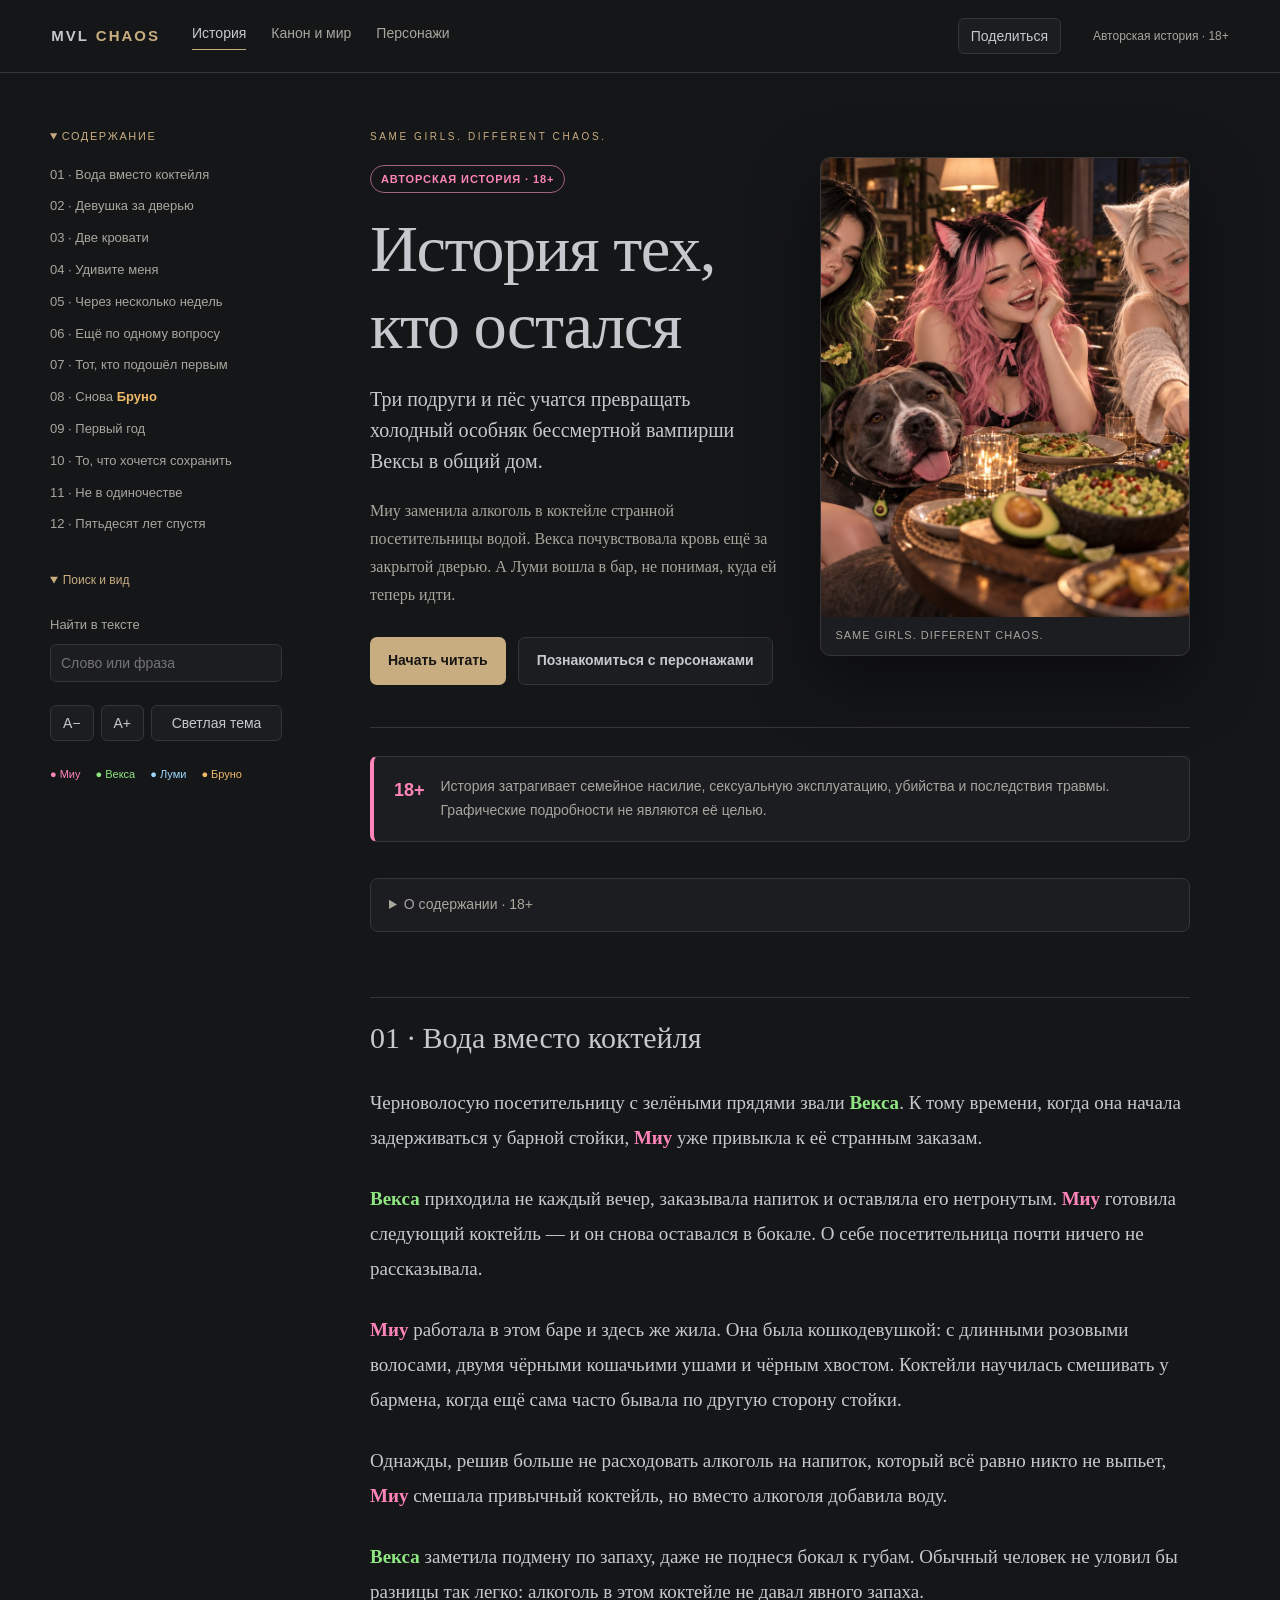
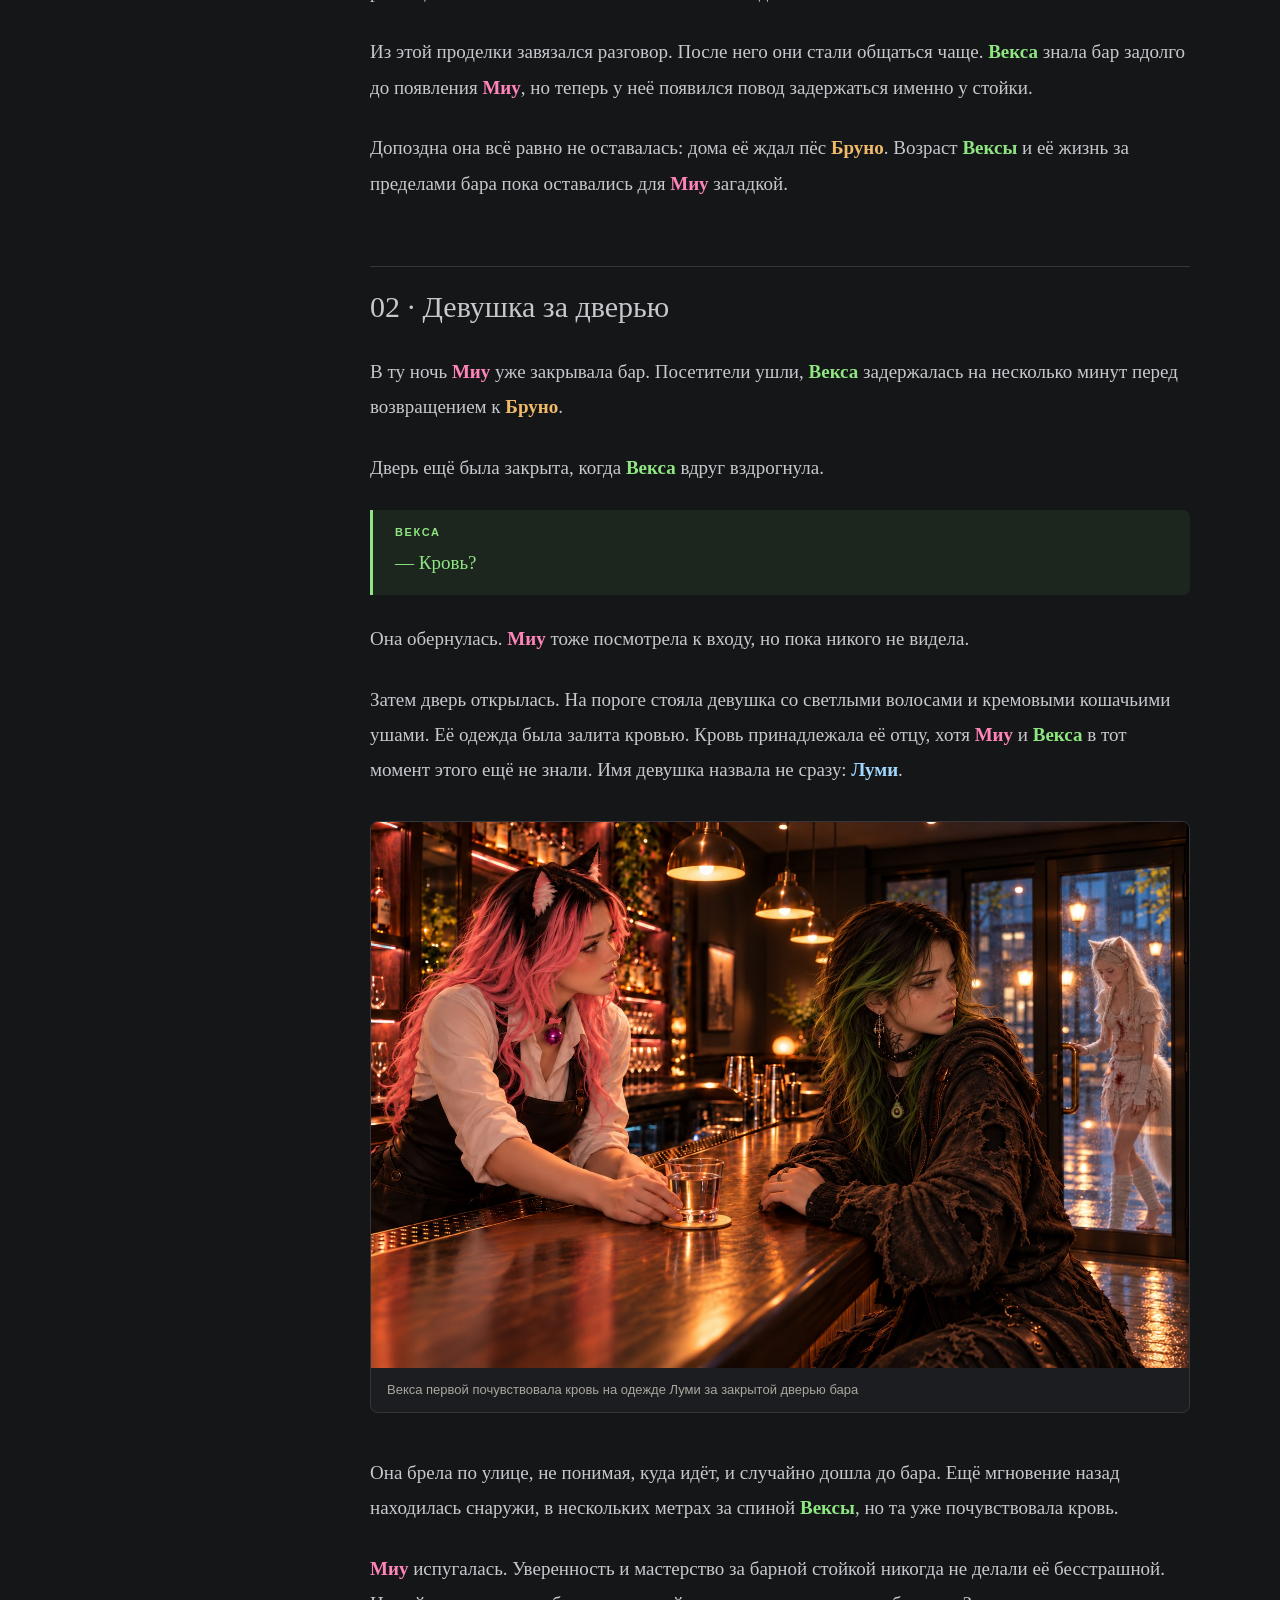
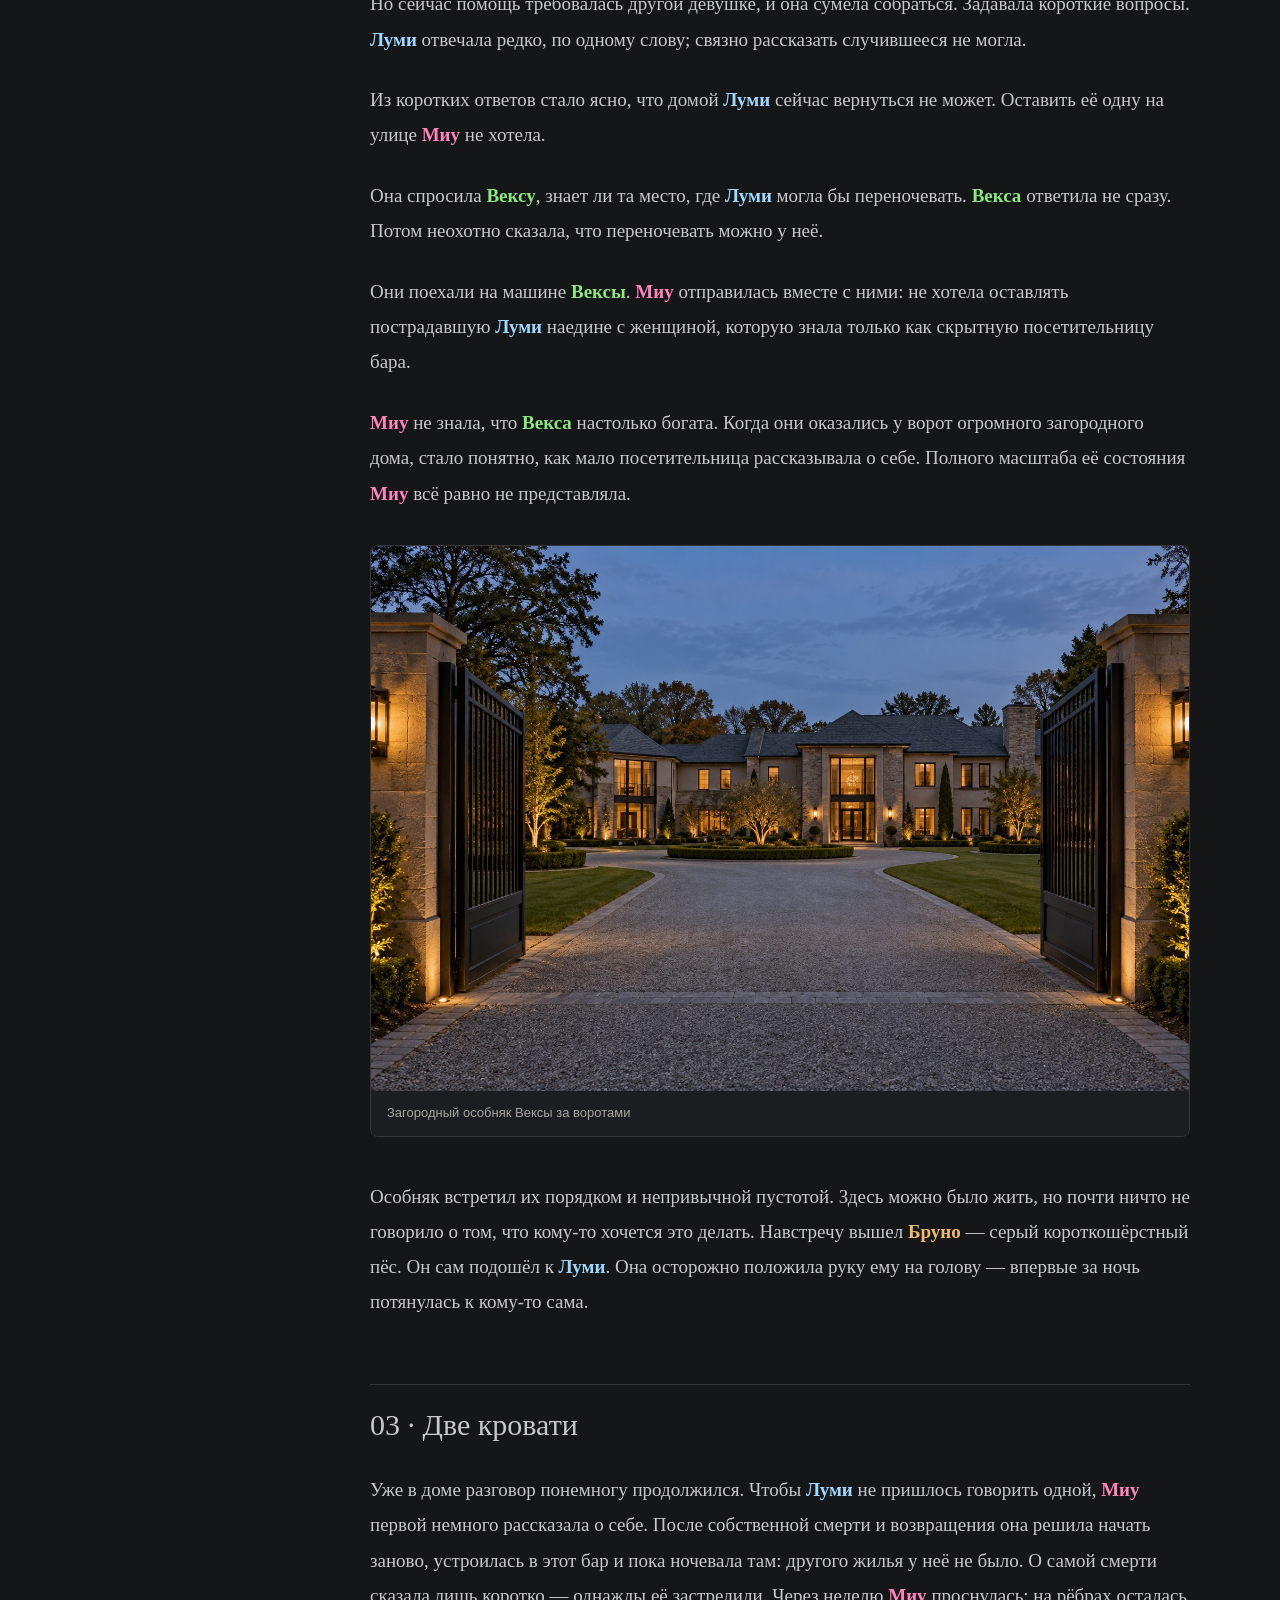
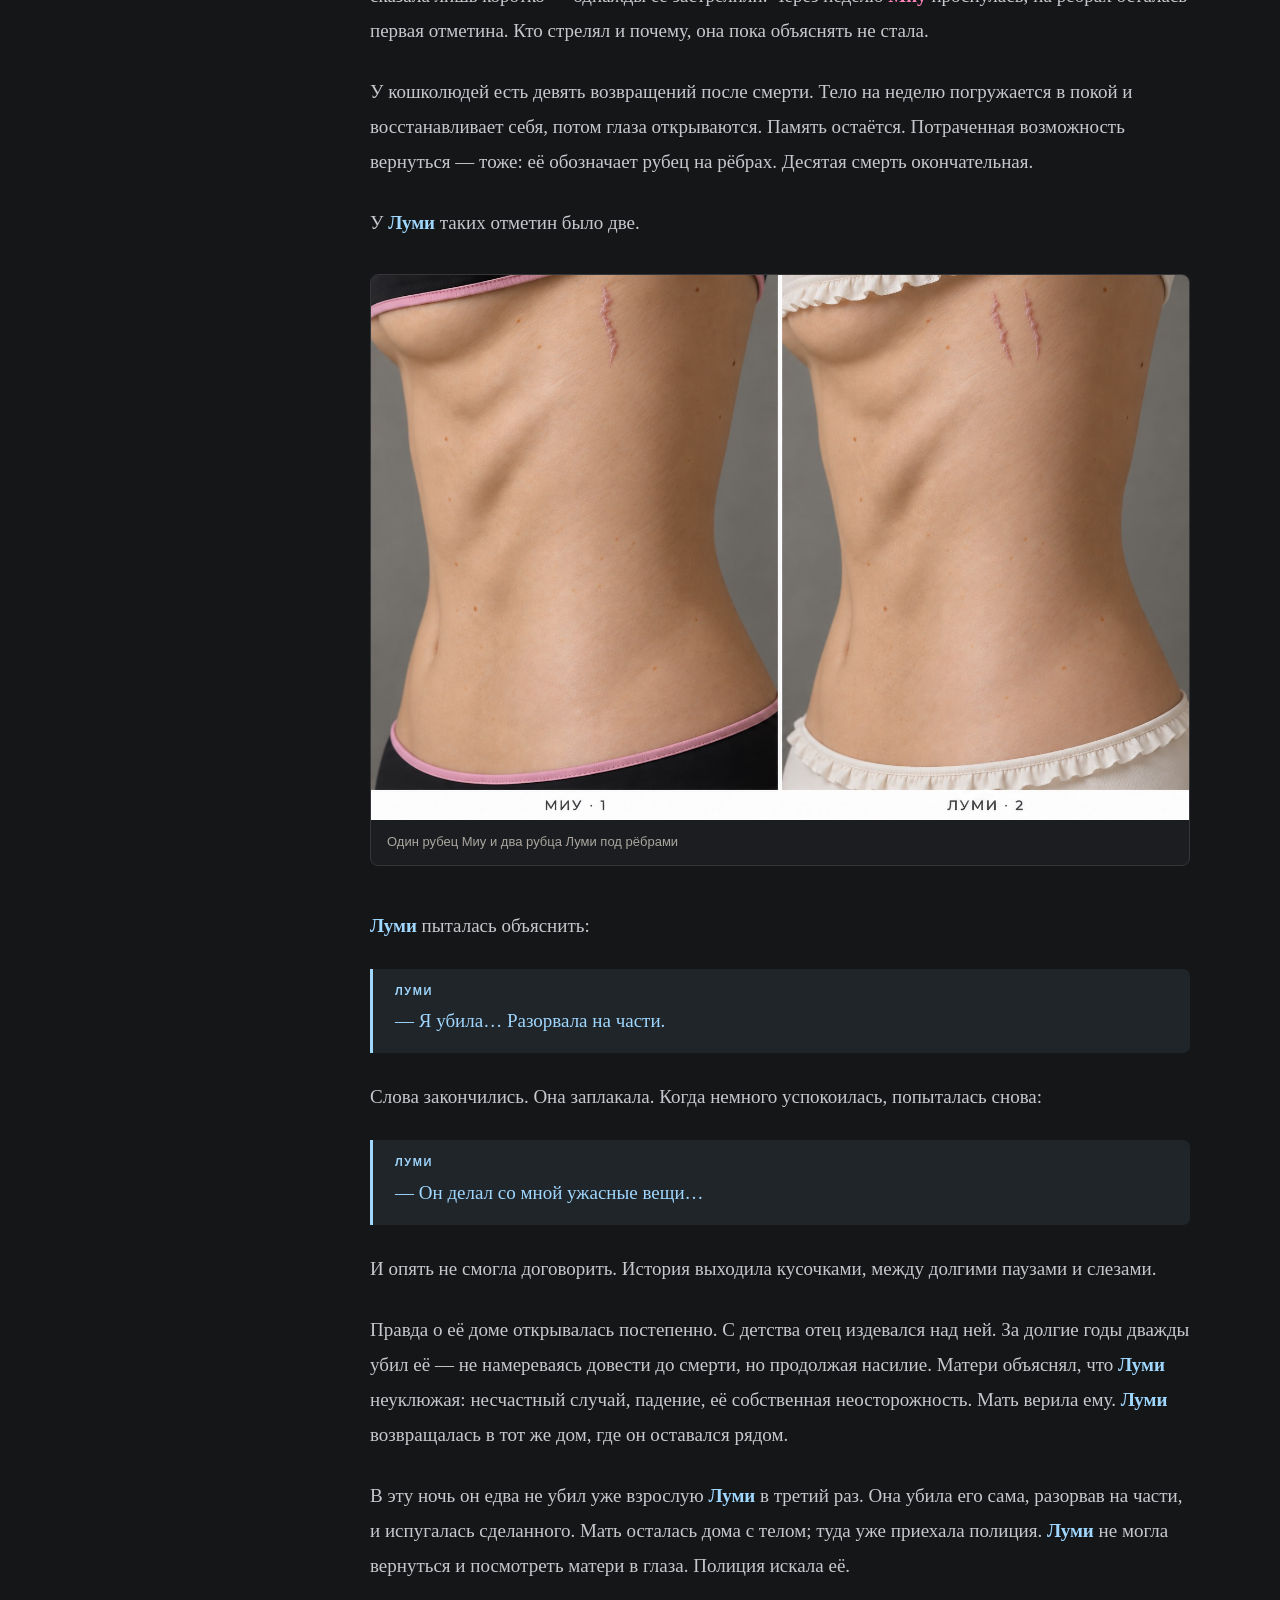
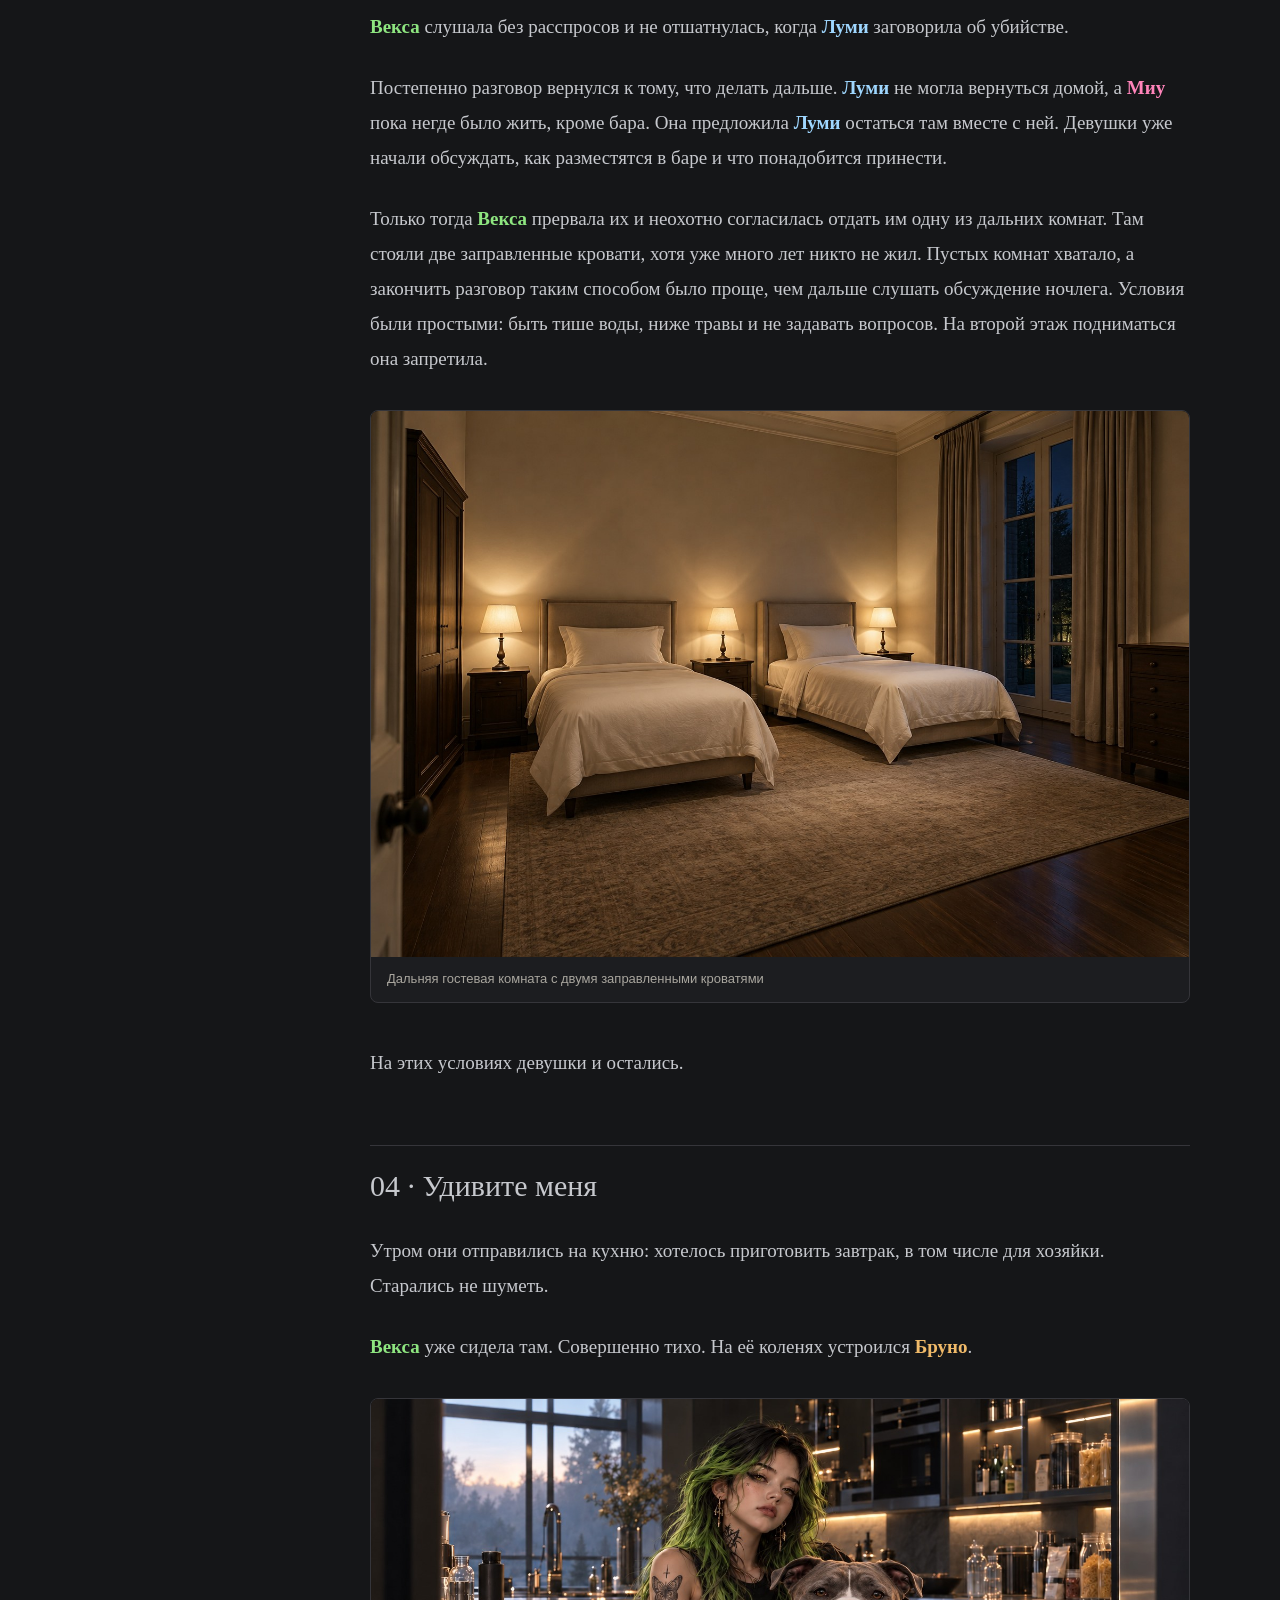
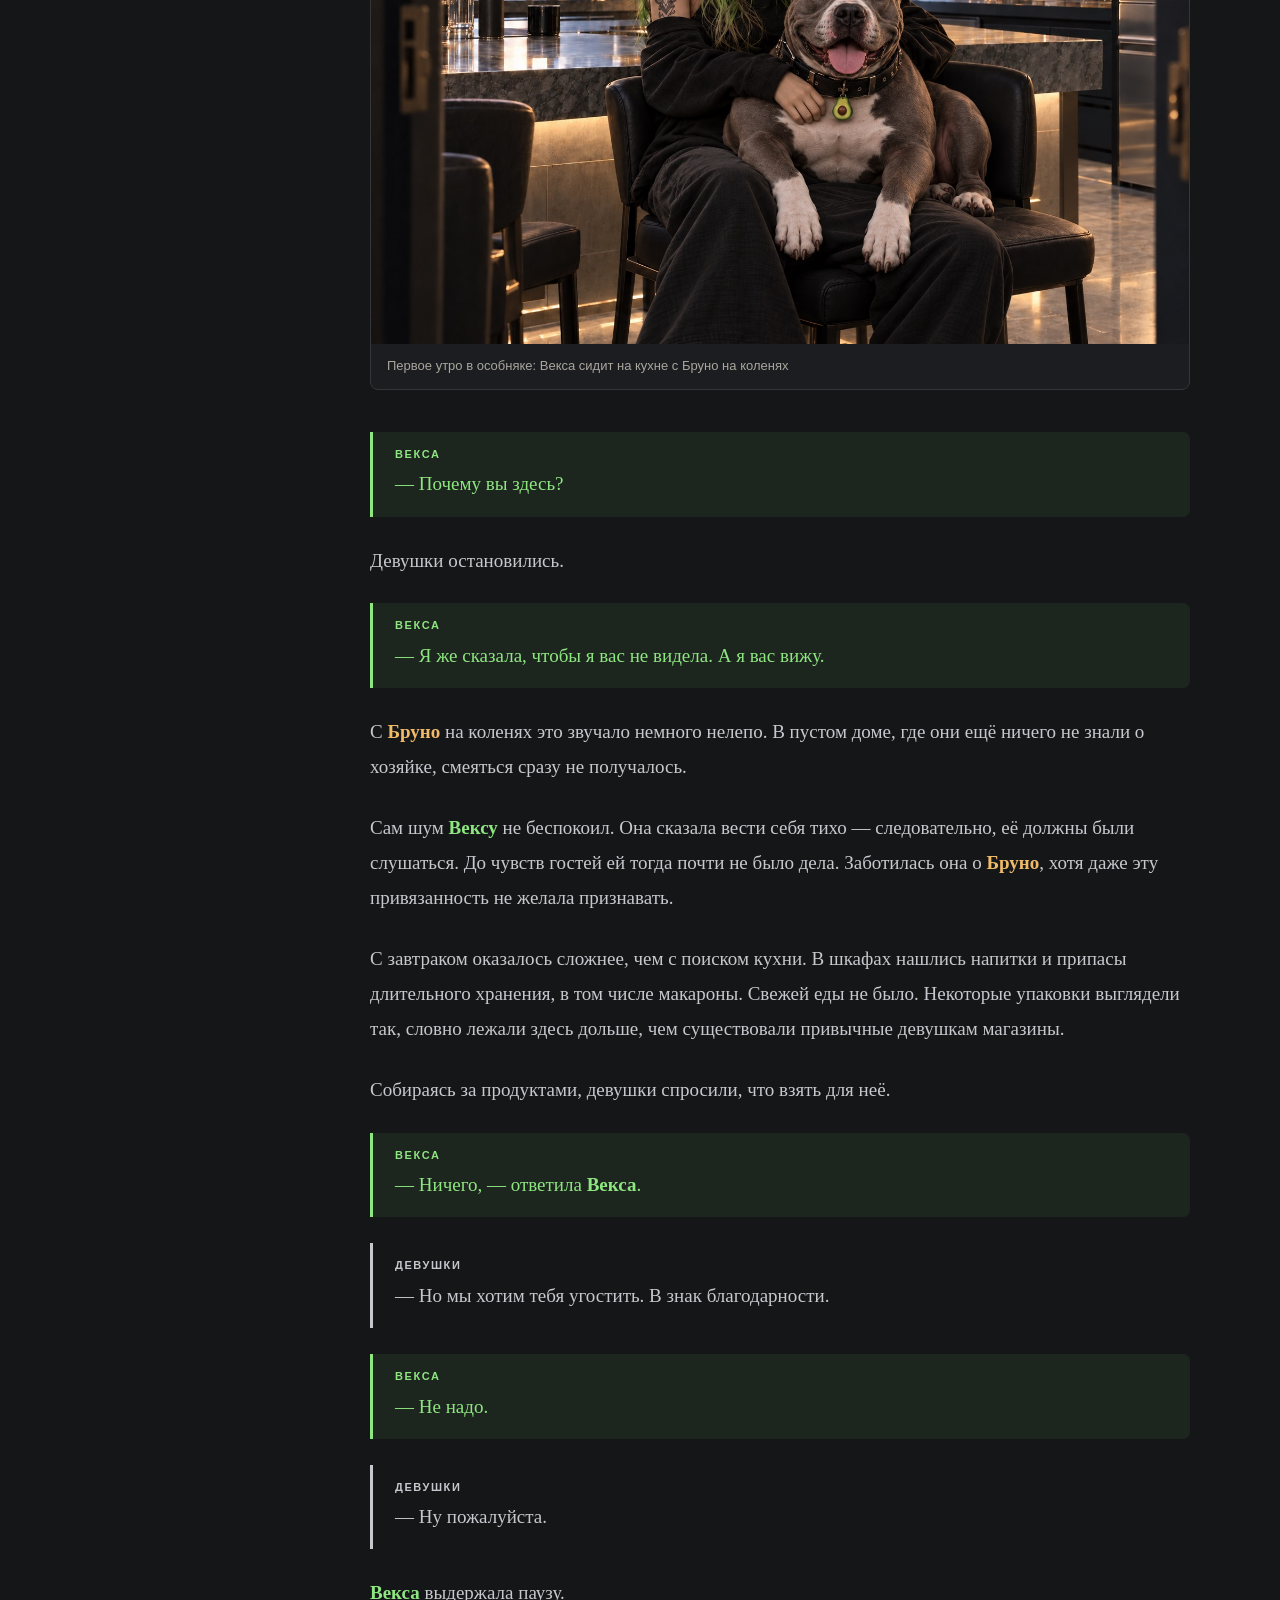
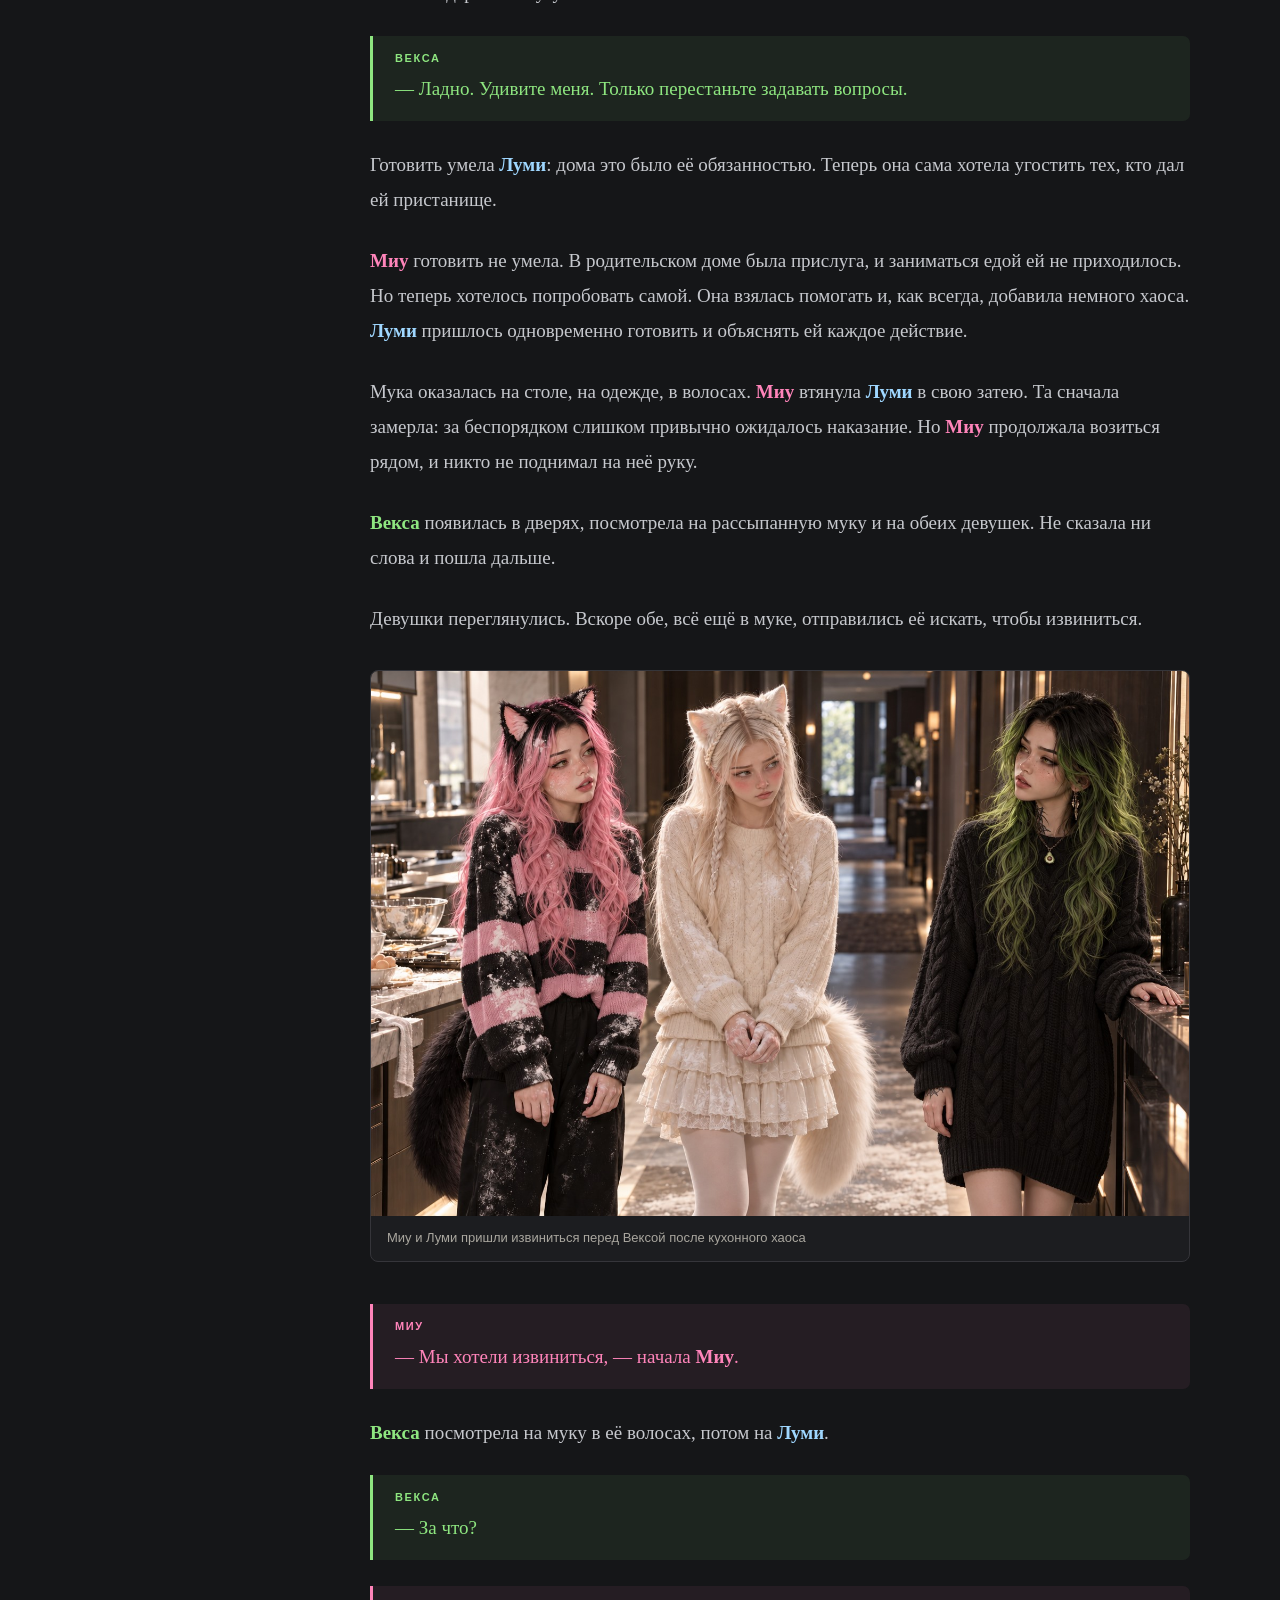
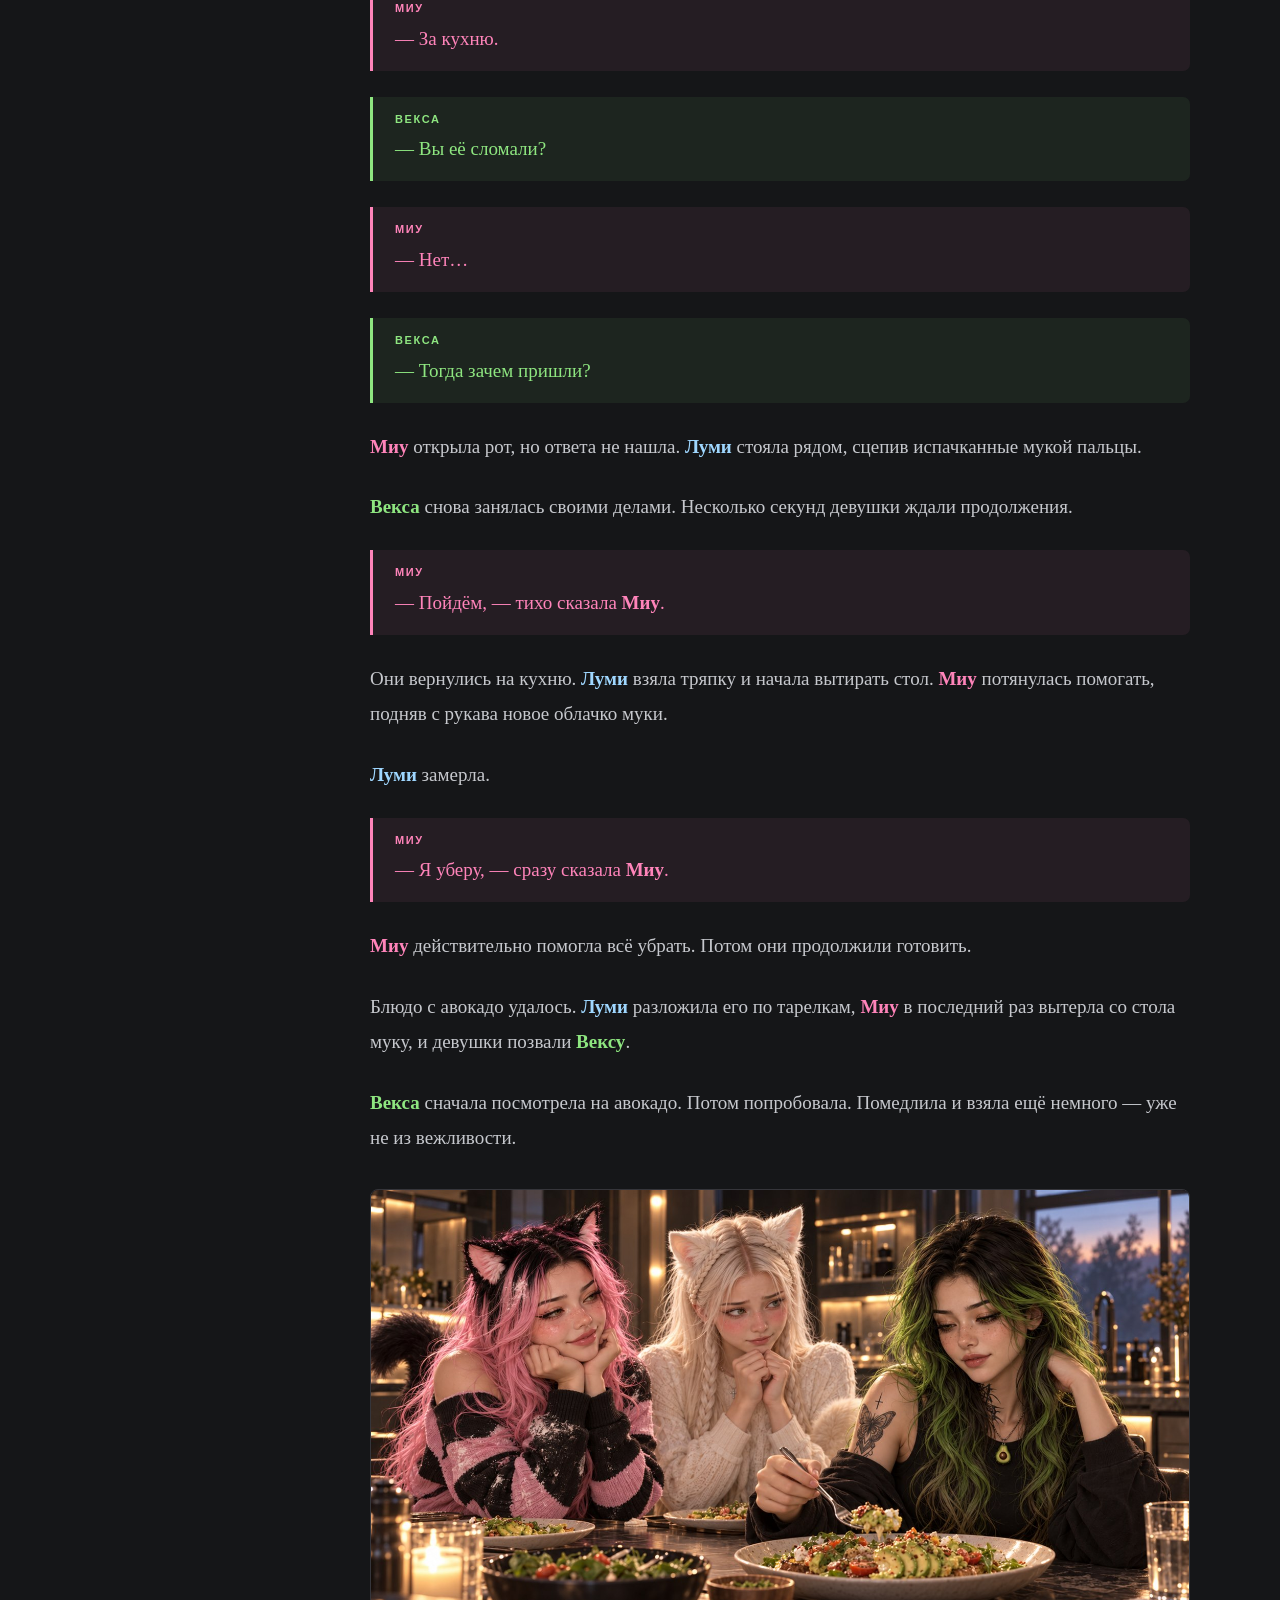
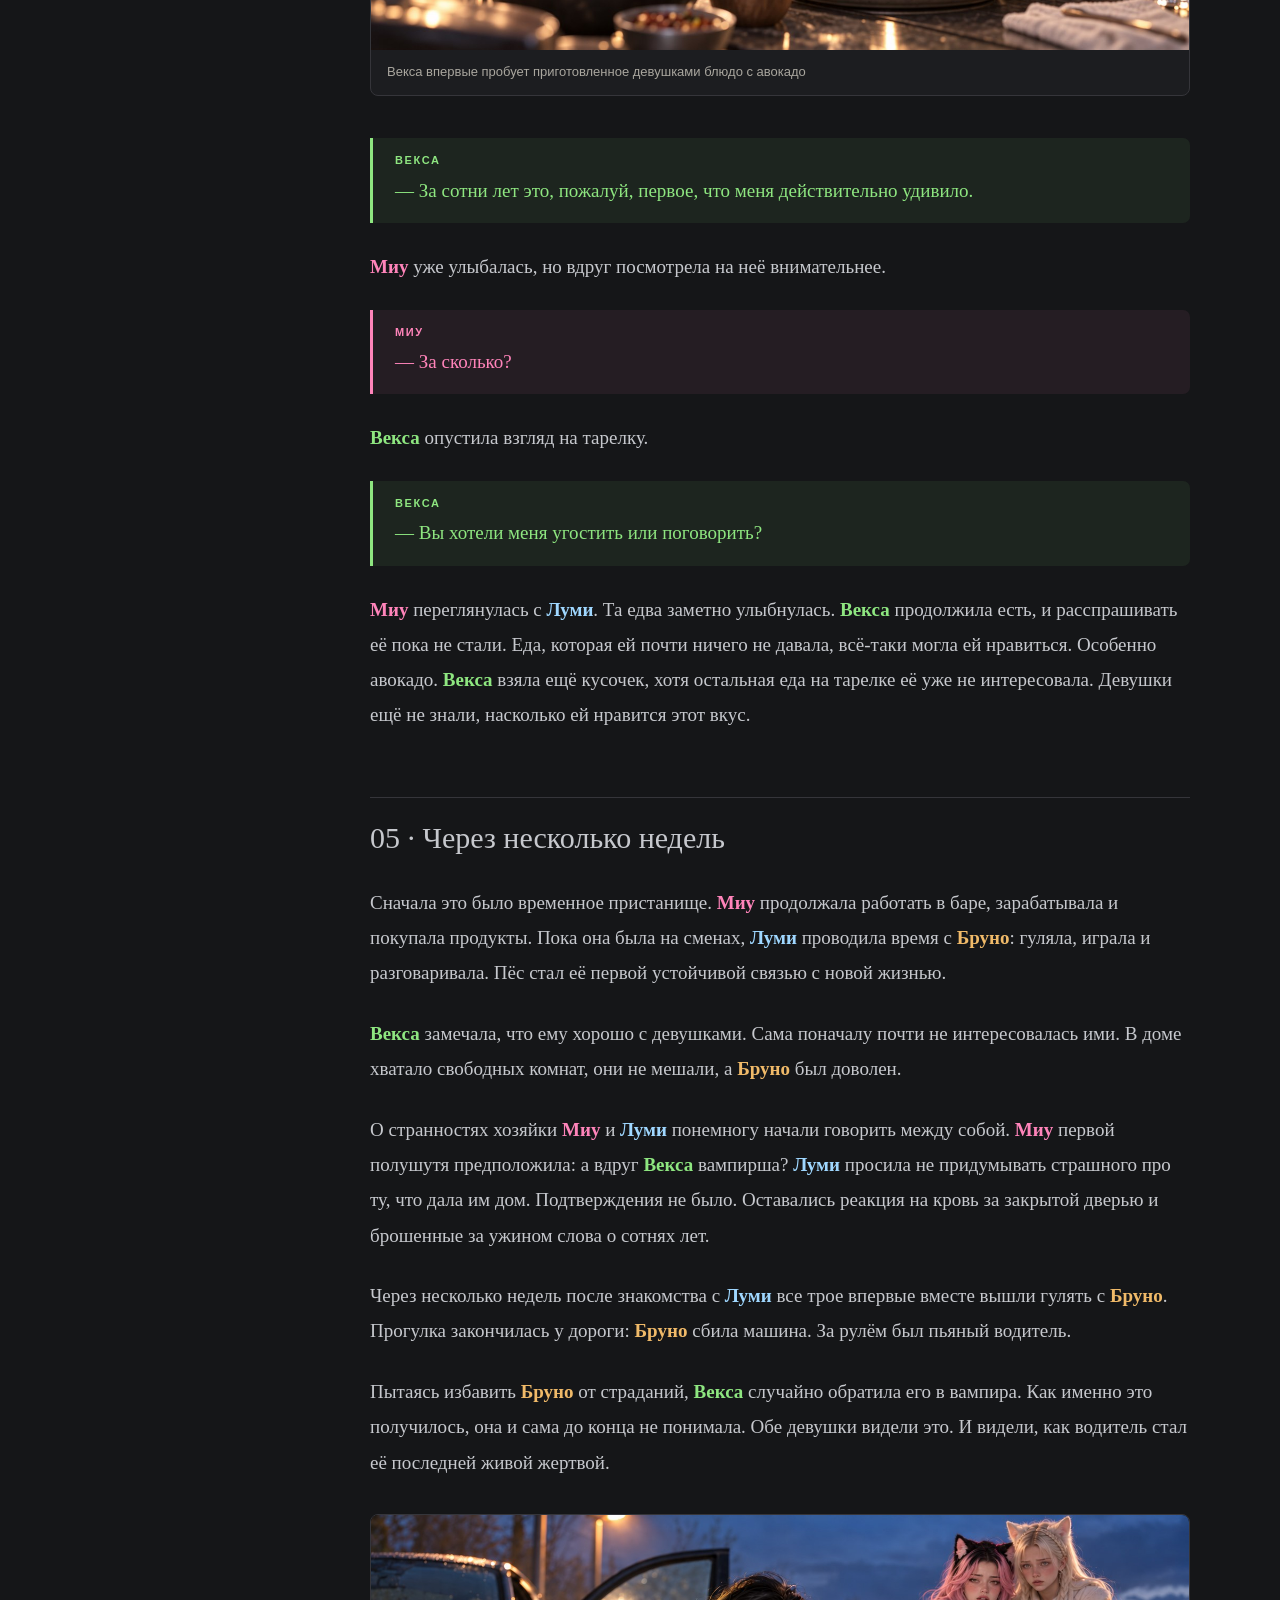
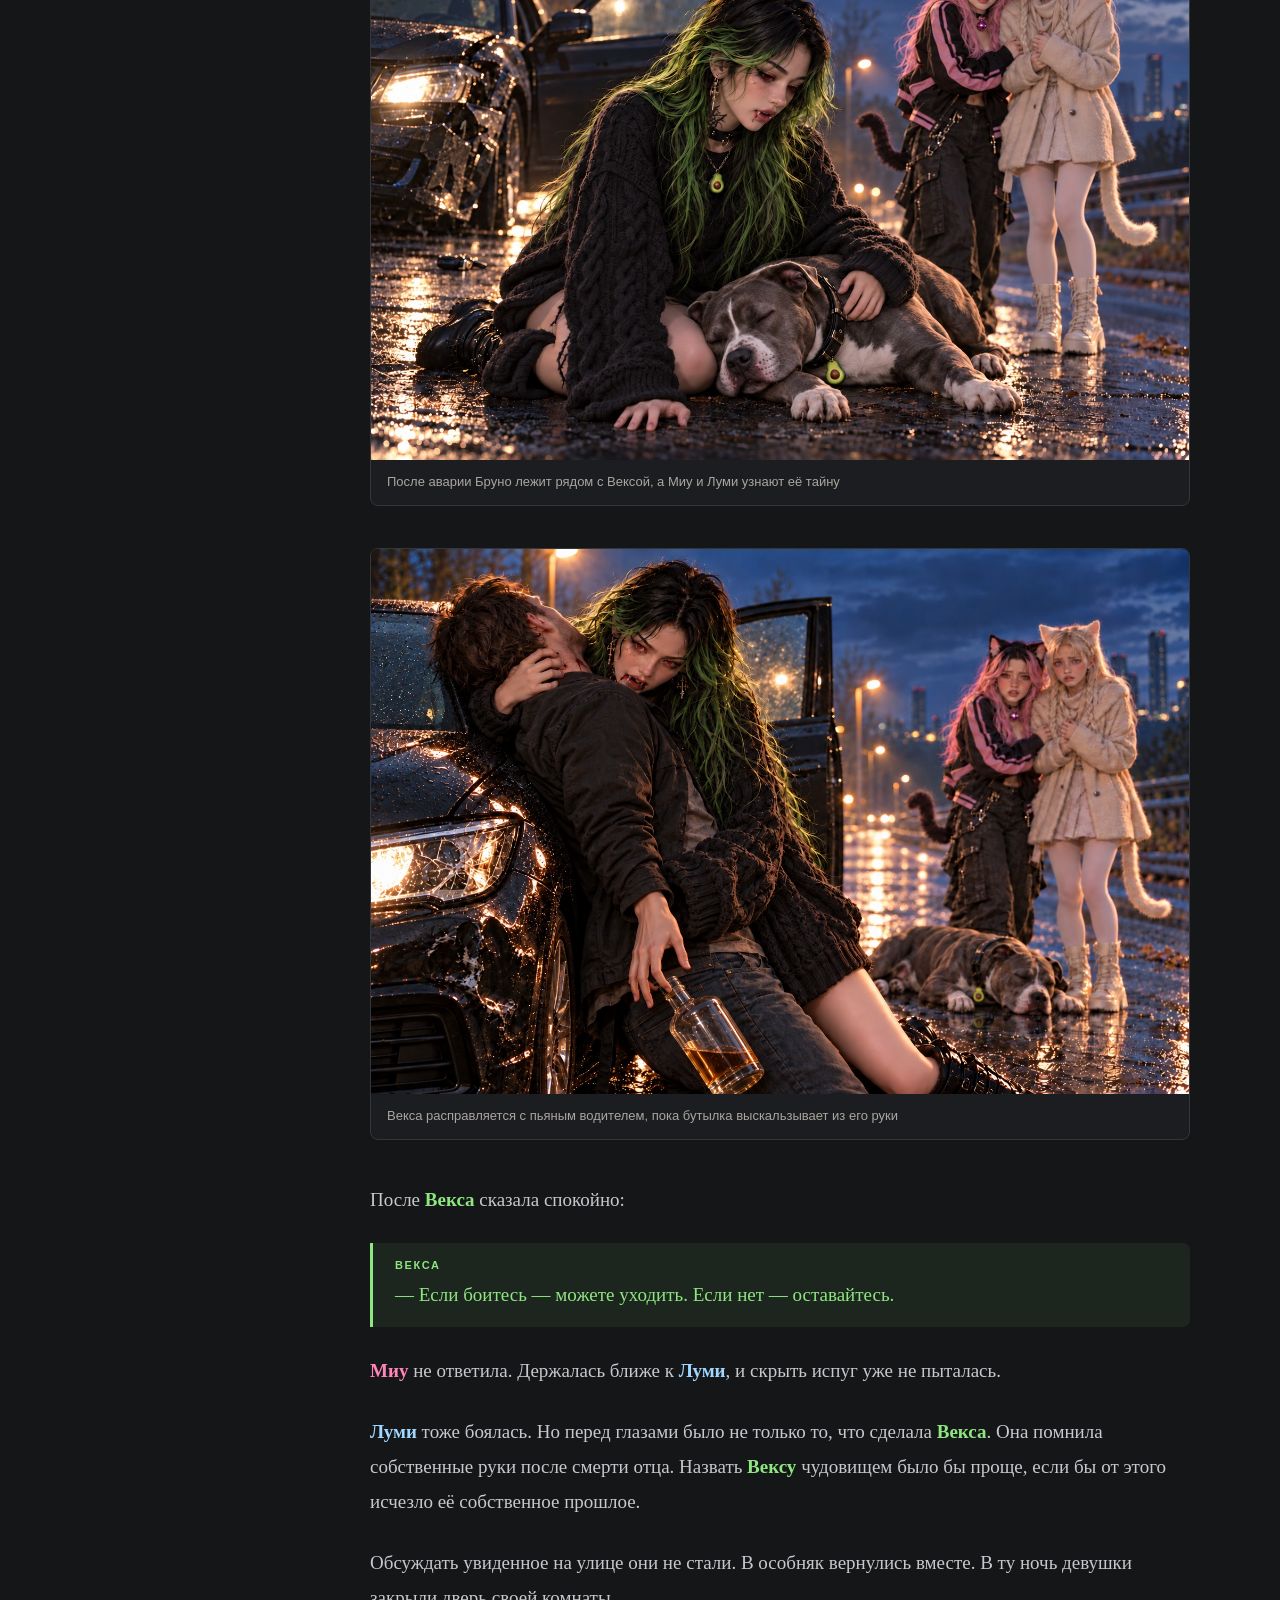
<file: public-site/index.html>
<!doctype html>
<html lang="ru"><head><meta charset="utf-8"><meta name="viewport" content="width=device-width,initial-scale=1">
<meta name="robots" content="index,follow"><meta name="color-scheme" content="dark light"><meta name="theme-color" content="#151618">
<meta name="description" content="Три подруги и пёс учатся превращать холодный особняк бессмертной вампирши Вексы в общий дом."><link rel="canonical" href="https://dsolovjovas.github.io/mvl-chaos-lore/">
<meta property="og:type" content="website"><meta property="og:locale" content="ru_RU"><meta property="og:site_name" content="MVL CHAOS"><meta property="og:title" content="История тех, кто остался · MVL CHAOS"><meta property="og:description" content="Три подруги и пёс учатся превращать холодный особняк бессмертной вампирши Вексы в общий дом."><meta property="og:url" content="https://dsolovjovas.github.io/mvl-chaos-lore/"><meta property="og:image" content="https://dsolovjovas.github.io/mvl-chaos-lore/illustrations/fifty-years-dinner.jpg">
<meta name="twitter:card" content="summary_large_image"><meta name="twitter:title" content="История тех, кто остался · MVL CHAOS"><meta name="twitter:description" content="Три подруги и пёс учатся превращать холодный особняк бессмертной вампирши Вексы в общий дом."><meta name="twitter:image" content="https://dsolovjovas.github.io/mvl-chaos-lore/illustrations/fifty-years-dinner.jpg">
<title>История тех, кто остался · MVL CHAOS</title><link rel="icon" href="assets/favicon.svg" type="image/svg+xml"><link rel="stylesheet" href="assets/reader.css"><script src="assets/reader.js" defer></script></head>
<body><a class="skip" href="#reading">К тексту</a><div class="progress" aria-hidden="true"></div>
<header class="top"><a class="brand" href="index.html">MVL<span>CHAOS</span></a><nav aria-label="Разделы"><a href="index.html" aria-current="page">История</a><a href="canon.html" >Канон и мир</a><a href="references.html" >Персонажи</a></nav><button class="share-button" id="share" type="button" aria-label="Поделиться этой страницей">Поделиться</button><span class="private">Авторская история · 18+</span></header>
<div class="layout"><aside><details class="contents"><summary>Содержание</summary><div class="toc"><a href="#section-1">01 · Вода вместо коктейля</a><a href="#section-2">02 · Девушка за дверью</a><a href="#section-3">03 · Две кровати</a><a href="#section-4">04 · Удивите меня</a><a href="#section-5">05 · Через несколько недель</a><a href="#section-6">06 · Ещё по одному вопросу</a><a href="#section-7">07 · Тот, кто подошёл первым</a><a href="#section-8">08 · Снова <span class="character-name bruno">Бруно</span></a><a href="#section-9">09 · Первый год</a><a href="#section-10">10 · То, что хочется сохранить</a><a href="#section-11">11 · Не в одиночестве</a><a href="#section-12">12 · Пятьдесят лет спустя</a></div></details>
<details class="reading-options"><summary>Поиск и вид</summary><div class="tools"><label for="search">Найти в тексте</label><input id="search" type="search" placeholder="Слово или фраза" autocomplete="off"><p id="search-status" role="status"></p><div id="results"></div><div class="settings"><button id="smaller" aria-label="Уменьшить текст">A−</button><button id="larger" aria-label="Увеличить текст">A+</button><button id="theme" aria-label="Сменить тему">Светлая тема</button></div></div></details>
<div class="legend"><span class="miu">● Миу</span><span class="vexa">● Векса</span><span class="lumi">● Луми</span><span class="bruno">● Бруно</span></div></aside>
<main id="reading" tabindex="-1"><section class="story-hero" aria-labelledby="story-title">
<div class="hero-copy"><p class="eyebrow">SAME GIRLS. DIFFERENT CHAOS.</p><p class="age-mark">Авторская история · 18+</p><h1 id="story-title">История тех, кто остался</h1><p class="hero-lead">Три подруги и пёс учатся превращать холодный особняк бессмертной вампирши Вексы в общий дом.</p><p class="hero-intro">Миу заменила алкоголь в коктейле странной посетительницы водой. Векса почувствовала кровь ещё за закрытой дверью. А Луми вошла в бар, не понимая, куда ей теперь идти.</p><div class="hero-actions"><a class="primary-action" href="#section-1">Начать читать</a><a class="secondary-action" href="references.html">Познакомиться с персонажами</a></div></div>
<figure class="hero-cover"><img src="illustrations/fifty-years-dinner.jpg" alt="Миу, Луми, Векса и Бруно вместе в особняке"><figcaption>Same Girls. Different Chaos.</figcaption></figure></section>
<aside class="audience-warning" aria-label="Предупреждение о содержании"><strong>18+</strong><span>История затрагивает семейное насилие, сексуальную эксплуатацию, убийства и последствия травмы. Графические подробности не являются её целью.</span></aside><article><details class="content-note"><summary>О содержании · 18+</summary><p>Взрослый лор. Темы: семейное насилие, сексуальная эксплуатация, убийства и последствия травмы.</p></details>
<h2 id="section-1">01 · Вода вместо коктейля</h2>
<p class="">Черноволосую посетительницу с зелёными прядями звали <span class="character-name vexa">Векса</span>. К тому времени, когда она начала задерживаться у барной стойки, <span class="character-name miu">Миу</span> уже привыкла к её странным заказам.</p>
<p class=""><span class="character-name vexa">Векса</span> приходила не каждый вечер, заказывала напиток и оставляла его нетронутым. <span class="character-name miu">Миу</span> готовила следующий коктейль — и он снова оставался в бокале. О себе посетительница почти ничего не рассказывала.</p>
<p class=""><span class="character-name miu">Миу</span> работала в этом баре и здесь же жила. Она была кошкодевушкой: с длинными розовыми волосами, двумя чёрными кошачьими ушами и чёрным хвостом. Коктейли научилась смешивать у бармена, когда ещё сама часто бывала по другую сторону стойки.</p>
<p class="">Однажды, решив больше не расходовать алкоголь на напиток, который всё равно никто не выпьет, <span class="character-name miu">Миу</span> смешала привычный коктейль, но вместо алкоголя добавила воду.</p>
<p class=""><span class="character-name vexa">Векса</span> заметила подмену по запаху, даже не поднеся бокал к губам. Обычный человек не уловил бы разницы так легко: алкоголь в этом коктейле не давал явного запаха.</p>
<p class="">Из этой проделки завязался разговор. После него они стали общаться чаще. <span class="character-name vexa">Векса</span> знала бар задолго до появления <span class="character-name miu">Миу</span>, но теперь у неё появился повод задержаться именно у стойки.</p>
<p class="">Допоздна она всё равно не оставалась: дома её ждал пёс <span class="character-name bruno">Бруно</span>. Возраст <span class="character-name vexa">Вексы</span> и её жизнь за пределами бара пока оставались для <span class="character-name miu">Миу</span> загадкой.</p>
<h2 id="section-2">02 · Девушка за дверью</h2>
<p class="">В ту ночь <span class="character-name miu">Миу</span> уже закрывала бар. Посетители ушли, <span class="character-name vexa">Векса</span> задержалась на несколько минут перед возвращением к <span class="character-name bruno">Бруно</span>.</p>
<p class="">Дверь ещё была закрыта, когда <span class="character-name vexa">Векса</span> вдруг вздрогнула.</p>
<p class="dialogue vexa" data-speaker="vexa"><span class="speaker">Векса</span><span>— Кровь?</span></p>
<p class="">Она обернулась. <span class="character-name miu">Миу</span> тоже посмотрела к входу, но пока никого не видела.</p>
<p class="">Затем дверь открылась. На пороге стояла девушка со светлыми волосами и кремовыми кошачьими ушами. Её одежда была залита кровью. Кровь принадлежала её отцу, хотя <span class="character-name miu">Миу</span> и <span class="character-name vexa">Векса</span> в тот момент этого ещё не знали. Имя девушка назвала не сразу: <span class="character-name lumi">Луми</span>.</p>
<figure class="story-illustration"><a href="illustrations/bar-lumi-arrival.jpg" data-lightbox data-caption="Векса первой почувствовала кровь на одежде Луми за закрытой дверью бара"><img src="illustrations/bar-lumi-arrival.jpg" alt="Векса первой почувствовала кровь на одежде Луми за закрытой дверью бара" loading="lazy"></a><figcaption>Векса первой почувствовала кровь на одежде Луми за закрытой дверью бара</figcaption></figure>
<p class="">Она брела по улице, не понимая, куда идёт, и случайно дошла до бара. Ещё мгновение назад находилась снаружи, в нескольких метрах за спиной <span class="character-name vexa">Вексы</span>, но та уже почувствовала кровь.</p>
<p class=""><span class="character-name miu">Миу</span> испугалась. Уверенность и мастерство за барной стойкой никогда не делали её бесстрашной. Но сейчас помощь требовалась другой девушке, и она сумела собраться. Задавала короткие вопросы. <span class="character-name lumi">Луми</span> отвечала редко, по одному слову; связно рассказать случившееся не могла.</p>
<p class="">Из коротких ответов стало ясно, что домой <span class="character-name lumi">Луми</span> сейчас вернуться не может. Оставить её одну на улице <span class="character-name miu">Миу</span> не хотела.</p>
<p class="">Она спросила <span class="character-name vexa">Вексу</span>, знает ли та место, где <span class="character-name lumi">Луми</span> могла бы переночевать. <span class="character-name vexa">Векса</span> ответила не сразу. Потом неохотно сказала, что переночевать можно у неё.</p>
<p class="">Они поехали на машине <span class="character-name vexa">Вексы</span>. <span class="character-name miu">Миу</span> отправилась вместе с ними: не хотела оставлять пострадавшую <span class="character-name lumi">Луми</span> наедине с женщиной, которую знала только как скрытную посетительницу бара.</p>
<p class=""><span class="character-name miu">Миу</span> не знала, что <span class="character-name vexa">Векса</span> настолько богата. Когда они оказались у ворот огромного загородного дома, стало понятно, как мало посетительница рассказывала о себе. Полного масштаба её состояния <span class="character-name miu">Миу</span> всё равно не представляла.</p>
<figure class="story-illustration"><a href="illustrations/mansion-exterior.jpg" data-lightbox data-caption="Загородный особняк Вексы за воротами"><img src="illustrations/mansion-exterior.jpg" alt="Загородный особняк Вексы за воротами" loading="lazy"></a><figcaption>Загородный особняк Вексы за воротами</figcaption></figure>
<p class="">Особняк встретил их порядком и непривычной пустотой. Здесь можно было жить, но почти ничто не говорило о том, что кому-то хочется это делать. Навстречу вышел <span class="character-name bruno">Бруно</span> — серый короткошёрстный пёс. Он сам подошёл к <span class="character-name lumi">Луми</span>. Она осторожно положила руку ему на голову — впервые за ночь потянулась к кому-то сама.</p>
<h2 id="section-3">03 · Две кровати</h2>
<p class="">Уже в доме разговор понемногу продолжился. Чтобы <span class="character-name lumi">Луми</span> не пришлось говорить одной, <span class="character-name miu">Миу</span> первой немного рассказала о себе. После собственной смерти и возвращения она решила начать заново, устроилась в этот бар и пока ночевала там: другого жилья у неё не было. О самой смерти сказала лишь коротко — однажды её застрелили. Через неделю <span class="character-name miu">Миу</span> проснулась; на рёбрах осталась первая отметина. Кто стрелял и почему, она пока объяснять не стала.</p>
<p class="">У кошколюдей есть девять возвращений после смерти. Тело на неделю погружается в покой и восстанавливает себя, потом глаза открываются. Память остаётся. Потраченная возможность вернуться — тоже: её обозначает рубец на рёбрах. Десятая смерть окончательная.</p>
<p class="">У <span class="character-name lumi">Луми</span> таких отметин было две.</p>
<figure class="story-illustration"><a href="illustrations/death-scars.jpg" data-lightbox data-caption="Один рубец Миу и два рубца Луми под рёбрами"><img src="illustrations/death-scars.jpg" alt="Один рубец Миу и два рубца Луми под рёбрами" loading="lazy"></a><figcaption>Один рубец Миу и два рубца Луми под рёбрами</figcaption></figure>
<p class=""><span class="character-name lumi">Луми</span> пыталась объяснить:</p>
<p class="dialogue lumi" data-speaker="lumi"><span class="speaker">Луми</span><span>— Я убила… Разорвала на части.</span></p>
<p class="">Слова закончились. Она заплакала. Когда немного успокоилась, попыталась снова:</p>
<p class="dialogue lumi" data-speaker="lumi"><span class="speaker">Луми</span><span>— Он делал со мной ужасные вещи…</span></p>
<p class="">И опять не смогла договорить. История выходила кусочками, между долгими паузами и слезами.</p>
<p class="">Правда о её доме открывалась постепенно. С детства отец издевался над ней. За долгие годы дважды убил её — не намереваясь довести до смерти, но продолжая насилие. Матери объяснял, что <span class="character-name lumi">Луми</span> неуклюжая: несчастный случай, падение, её собственная неосторожность. Мать верила ему. <span class="character-name lumi">Луми</span> возвращалась в тот же дом, где он оставался рядом.</p>
<p class="">В эту ночь он едва не убил уже взрослую <span class="character-name lumi">Луми</span> в третий раз. Она убила его сама, разорвав на части, и испугалась сделанного. Мать осталась дома с телом; туда уже приехала полиция. <span class="character-name lumi">Луми</span> не могла вернуться и посмотреть матери в глаза. Полиция искала её.</p>
<p class=""><span class="character-name vexa">Векса</span> слушала без расспросов и не отшатнулась, когда <span class="character-name lumi">Луми</span> заговорила об убийстве.</p>
<p class="">Постепенно разговор вернулся к тому, что делать дальше. <span class="character-name lumi">Луми</span> не могла вернуться домой, а <span class="character-name miu">Миу</span> пока негде было жить, кроме бара. Она предложила <span class="character-name lumi">Луми</span> остаться там вместе с ней. Девушки уже начали обсуждать, как разместятся в баре и что понадобится принести.</p>
<p class="">Только тогда <span class="character-name vexa">Векса</span> прервала их и неохотно согласилась отдать им одну из дальних комнат. Там стояли две заправленные кровати, хотя уже много лет никто не жил. Пустых комнат хватало, а закончить разговор таким способом было проще, чем дальше слушать обсуждение ночлега. Условия были простыми: быть тише воды, ниже травы и не задавать вопросов. На второй этаж подниматься она запретила.</p>
<figure class="story-illustration"><a href="illustrations/guest-room.jpg" data-lightbox data-caption="Дальняя гостевая комната с двумя заправленными кроватями"><img src="illustrations/guest-room.jpg" alt="Дальняя гостевая комната с двумя заправленными кроватями" loading="lazy"></a><figcaption>Дальняя гостевая комната с двумя заправленными кроватями</figcaption></figure>
<p class="">На этих условиях девушки и остались.</p>
<h2 id="section-4">04 · Удивите меня</h2>
<p class="">Утром они отправились на кухню: хотелось приготовить завтрак, в том числе для хозяйки. Старались не шуметь.</p>
<p class=""><span class="character-name vexa">Векса</span> уже сидела там. Совершенно тихо. На её коленях устроился <span class="character-name bruno">Бруно</span>.</p>
<figure class="story-illustration"><a href="illustrations/first-morning.jpg" data-lightbox data-caption="Первое утро в особняке: Векса сидит на кухне с Бруно на коленях"><img src="illustrations/first-morning.jpg" alt="Первое утро в особняке: Векса сидит на кухне с Бруно на коленях" loading="lazy"></a><figcaption>Первое утро в особняке: Векса сидит на кухне с Бруно на коленях</figcaption></figure>
<p class="dialogue vexa" data-speaker="vexa"><span class="speaker">Векса</span><span>— Почему вы здесь?</span></p>
<p class="">Девушки остановились.</p>
<p class="dialogue vexa" data-speaker="vexa"><span class="speaker">Векса</span><span>— Я же сказала, чтобы я вас не видела. А я вас вижу.</span></p>
<p class="">С <span class="character-name bruno">Бруно</span> на коленях это звучало немного нелепо. В пустом доме, где они ещё ничего не знали о хозяйке, смеяться сразу не получалось.</p>
<p class="">Сам шум <span class="character-name vexa">Вексу</span> не беспокоил. Она сказала вести себя тихо — следовательно, её должны были слушаться. До чувств гостей ей тогда почти не было дела. Заботилась она о <span class="character-name bruno">Бруно</span>, хотя даже эту привязанность не желала признавать.</p>
<p class="">С завтраком оказалось сложнее, чем с поиском кухни. В шкафах нашлись напитки и припасы длительного хранения, в том числе макароны. Свежей еды не было. Некоторые упаковки выглядели так, словно лежали здесь дольше, чем существовали привычные девушкам магазины.</p>
<p class="">Собираясь за продуктами, девушки спросили, что взять для неё.</p>
<p class="dialogue vexa" data-speaker="vexa"><span class="speaker">Векса</span><span>— Ничего, — ответила <span class="character-name vexa">Векса</span>.</span></p>
<p class="dialogue girls" data-speaker="girls"><span class="speaker">Девушки</span><span>— Но мы хотим тебя угостить. В знак благодарности.</span></p>
<p class="dialogue vexa" data-speaker="vexa"><span class="speaker">Векса</span><span>— Не надо.</span></p>
<p class="dialogue girls" data-speaker="girls"><span class="speaker">Девушки</span><span>— Ну пожалуйста.</span></p>
<p class=""><span class="character-name vexa">Векса</span> выдержала паузу.</p>
<p class="dialogue vexa" data-speaker="vexa"><span class="speaker">Векса</span><span>— Ладно. Удивите меня. Только перестаньте задавать вопросы.</span></p>
<p class="">Готовить умела <span class="character-name lumi">Луми</span>: дома это было её обязанностью. Теперь она сама хотела угостить тех, кто дал ей пристанище.</p>
<p class=""><span class="character-name miu">Миу</span> готовить не умела. В родительском доме была прислуга, и заниматься едой ей не приходилось. Но теперь хотелось попробовать самой. Она взялась помогать и, как всегда, добавила немного хаоса. <span class="character-name lumi">Луми</span> пришлось одновременно готовить и объяснять ей каждое действие.</p>
<p class="">Мука оказалась на столе, на одежде, в волосах. <span class="character-name miu">Миу</span> втянула <span class="character-name lumi">Луми</span> в свою затею. Та сначала замерла: за беспорядком слишком привычно ожидалось наказание. Но <span class="character-name miu">Миу</span> продолжала возиться рядом, и никто не поднимал на неё руку.</p>
<p class=""><span class="character-name vexa">Векса</span> появилась в дверях, посмотрела на рассыпанную муку и на обеих девушек. Не сказала ни слова и пошла дальше.</p>
<p class="">Девушки переглянулись. Вскоре обе, всё ещё в муке, отправились её искать, чтобы извиниться.</p>
<figure class="story-illustration"><a href="illustrations/flour-apology.jpg" data-lightbox data-caption="Миу и Луми пришли извиниться перед Вексой после кухонного хаоса"><img src="illustrations/flour-apology.jpg" alt="Миу и Луми пришли извиниться перед Вексой после кухонного хаоса" loading="lazy"></a><figcaption>Миу и Луми пришли извиниться перед Вексой после кухонного хаоса</figcaption></figure>
<p class="dialogue miu" data-speaker="miu"><span class="speaker">Миу</span><span>— Мы хотели извиниться, — начала <span class="character-name miu">Миу</span>.</span></p>
<p class=""><span class="character-name vexa">Векса</span> посмотрела на муку в её волосах, потом на <span class="character-name lumi">Луми</span>.</p>
<p class="dialogue vexa" data-speaker="vexa"><span class="speaker">Векса</span><span>— За что?</span></p>
<p class="dialogue miu" data-speaker="miu"><span class="speaker">Миу</span><span>— За кухню.</span></p>
<p class="dialogue vexa" data-speaker="vexa"><span class="speaker">Векса</span><span>— Вы её сломали?</span></p>
<p class="dialogue miu" data-speaker="miu"><span class="speaker">Миу</span><span>— Нет…</span></p>
<p class="dialogue vexa" data-speaker="vexa"><span class="speaker">Векса</span><span>— Тогда зачем пришли?</span></p>
<p class=""><span class="character-name miu">Миу</span> открыла рот, но ответа не нашла. <span class="character-name lumi">Луми</span> стояла рядом, сцепив испачканные мукой пальцы.</p>
<p class=""><span class="character-name vexa">Векса</span> снова занялась своими делами. Несколько секунд девушки ждали продолжения.</p>
<p class="dialogue miu" data-speaker="miu"><span class="speaker">Миу</span><span>— Пойдём, — тихо сказала <span class="character-name miu">Миу</span>.</span></p>
<p class="">Они вернулись на кухню. <span class="character-name lumi">Луми</span> взяла тряпку и начала вытирать стол. <span class="character-name miu">Миу</span> потянулась помогать, подняв с рукава новое облачко муки.</p>
<p class=""><span class="character-name lumi">Луми</span> замерла.</p>
<p class="dialogue miu" data-speaker="miu"><span class="speaker">Миу</span><span>— Я уберу, — сразу сказала <span class="character-name miu">Миу</span>.</span></p>
<p class=""><span class="character-name miu">Миу</span> действительно помогла всё убрать. Потом они продолжили готовить.</p>
<p class="">Блюдо с авокадо удалось. <span class="character-name lumi">Луми</span> разложила его по тарелкам, <span class="character-name miu">Миу</span> в последний раз вытерла со стола муку, и девушки позвали <span class="character-name vexa">Вексу</span>.</p>
<p class=""><span class="character-name vexa">Векса</span> сначала посмотрела на авокадо. Потом попробовала. Помедлила и взяла ещё немного — уже не из вежливости.</p>
<figure class="story-illustration"><a href="illustrations/first-avocado-dish.jpg" data-lightbox data-caption="Векса впервые пробует приготовленное девушками блюдо с авокадо"><img src="illustrations/first-avocado-dish.jpg" alt="Векса впервые пробует приготовленное девушками блюдо с авокадо" loading="lazy"></a><figcaption>Векса впервые пробует приготовленное девушками блюдо с авокадо</figcaption></figure>
<p class="dialogue vexa" data-speaker="vexa"><span class="speaker">Векса</span><span>— За сотни лет это, пожалуй, первое, что меня действительно удивило.</span></p>
<p class=""><span class="character-name miu">Миу</span> уже улыбалась, но вдруг посмотрела на неё внимательнее.</p>
<p class="dialogue miu" data-speaker="miu"><span class="speaker">Миу</span><span>— За сколько?</span></p>
<p class=""><span class="character-name vexa">Векса</span> опустила взгляд на тарелку.</p>
<p class="dialogue vexa" data-speaker="vexa"><span class="speaker">Векса</span><span>— Вы хотели меня угостить или поговорить?</span></p>
<p class=""><span class="character-name miu">Миу</span> переглянулась с <span class="character-name lumi">Луми</span>. Та едва заметно улыбнулась. <span class="character-name vexa">Векса</span> продолжила есть, и расспрашивать её пока не стали. Еда, которая ей почти ничего не давала, всё-таки могла ей нравиться. Особенно авокадо. <span class="character-name vexa">Векса</span> взяла ещё кусочек, хотя остальная еда на тарелке её уже не интересовала. Девушки ещё не знали, насколько ей нравится этот вкус.</p>
<h2 id="section-5">05 · Через несколько недель</h2>
<p class="">Сначала это было временное пристанище. <span class="character-name miu">Миу</span> продолжала работать в баре, зарабатывала и покупала продукты. Пока она была на сменах, <span class="character-name lumi">Луми</span> проводила время с <span class="character-name bruno">Бруно</span>: гуляла, играла и разговаривала. Пёс стал её первой устойчивой связью с новой жизнью.</p>
<p class=""><span class="character-name vexa">Векса</span> замечала, что ему хорошо с девушками. Сама поначалу почти не интересовалась ими. В доме хватало свободных комнат, они не мешали, а <span class="character-name bruno">Бруно</span> был доволен.</p>
<p class="">О странностях хозяйки <span class="character-name miu">Миу</span> и <span class="character-name lumi">Луми</span> понемногу начали говорить между собой. <span class="character-name miu">Миу</span> первой полушутя предположила: а вдруг <span class="character-name vexa">Векса</span> вампирша? <span class="character-name lumi">Луми</span> просила не придумывать страшного про ту, что дала им дом. Подтверждения не было. Оставались реакция на кровь за закрытой дверью и брошенные за ужином слова о сотнях лет.</p>
<p class="">Через несколько недель после знакомства с <span class="character-name lumi">Луми</span> все трое впервые вместе вышли гулять с <span class="character-name bruno">Бруно</span>. Прогулка закончилась у дороги: <span class="character-name bruno">Бруно</span> сбила машина. За рулём был пьяный водитель.</p>
<p class="">Пытаясь избавить <span class="character-name bruno">Бруно</span> от страданий, <span class="character-name vexa">Векса</span> случайно обратила его в вампира. Как именно это получилось, она и сама до конца не понимала. Обе девушки видели это. И видели, как водитель стал её последней живой жертвой.</p>
<figure class="story-illustration"><a href="illustrations/accident-aftermath.jpg" data-lightbox data-caption="После аварии Бруно лежит рядом с Вексой, а Миу и Луми узнают её тайну"><img src="illustrations/accident-aftermath.jpg" alt="После аварии Бруно лежит рядом с Вексой, а Миу и Луми узнают её тайну" loading="lazy"></a><figcaption>После аварии Бруно лежит рядом с Вексой, а Миу и Луми узнают её тайну</figcaption></figure>
<figure class="story-illustration"><a href="illustrations/driver-death.jpg" data-lightbox data-caption="Векса расправляется с пьяным водителем, пока бутылка выскальзывает из его руки"><img src="illustrations/driver-death.jpg" alt="Векса расправляется с пьяным водителем, пока бутылка выскальзывает из его руки" loading="lazy"></a><figcaption>Векса расправляется с пьяным водителем, пока бутылка выскальзывает из его руки</figcaption></figure>
<p class="">После <span class="character-name vexa">Векса</span> сказала спокойно:</p>
<p class="dialogue vexa" data-speaker="vexa"><span class="speaker">Векса</span><span>— Если боитесь — можете уходить. Если нет — оставайтесь.</span></p>
<p class=""><span class="character-name miu">Миу</span> не ответила. Держалась ближе к <span class="character-name lumi">Луми</span>, и скрыть испуг уже не пыталась.</p>
<p class=""><span class="character-name lumi">Луми</span> тоже боялась. Но перед глазами было не только то, что сделала <span class="character-name vexa">Векса</span>. Она помнила собственные руки после смерти отца. Назвать <span class="character-name vexa">Вексу</span> чудовищем было бы проще, если бы от этого исчезло её собственное прошлое.</p>
<p class="">Обсуждать увиденное на улице они не стали. В особняк вернулись вместе. В ту ночь девушки закрыли дверь своей комнаты.</p>
<h2 id="section-6">06 · Ещё по одному вопросу</h2>
<p class="">Позже разговор начала <span class="character-name miu">Миу</span>. Бояться молча оказалось тяжелее, чем спросить.</p>
<p class="dialogue miu" data-speaker="miu"><span class="speaker">Миу</span><span>— Ты можешь сделать с нами то же самое?</span></p>
<p class="dialogue vexa" data-speaker="vexa"><span class="speaker">Векса</span><span>— Да.</span></p>
<p class=""><span class="character-name miu">Миу</span> помолчала.</p>
<p class="dialogue miu" data-speaker="miu"><span class="speaker">Миу</span><span>— Ты питаешься людьми?</span></p>
<p class="dialogue vexa" data-speaker="vexa"><span class="speaker">Векса</span><span>— Нет. Только их кровью.</span></p>
<p class="dialogue lumi" data-speaker="lumi"><span class="speaker">Луми</span><span>— А нашей? — тихо спросила <span class="character-name lumi">Луми</span>.</span></p>
<p class="dialogue vexa" data-speaker="vexa"><span class="speaker">Векса</span><span>— Хотите угостить?</span></p>
<p class=""><span class="character-name vexa">Векса</span> посмотрела на обеих.</p>
<p class="dialogue vexa" data-speaker="vexa"><span class="speaker">Векса</span><span>— Ещё по одному вопросу. Каждой.</span></p>
<p class="dialogue miu" data-speaker="miu"><span class="speaker">Миу</span><span>— Сколько тебе лет? — спросила <span class="character-name miu">Миу</span>.</span></p>
<p class="dialogue vexa" data-speaker="vexa"><span class="speaker">Векса</span><span>— Не помню.</span></p>
<p class=""><span class="character-name lumi">Луми</span> посмотрела в сторону <span class="character-name bruno">Бруно</span>.</p>
<p class="dialogue lumi" data-speaker="lumi"><span class="speaker">Луми</span><span>— Он теперь тоже будет пить кровь?</span></p>
<p class="dialogue vexa" data-speaker="vexa"><span class="speaker">Векса</span><span>— Наверное.</span></p>
<p class=""><span class="character-name vexa">Векса</span> помолчала.</p>
<p class="dialogue vexa" data-speaker="vexa"><span class="speaker">Векса</span><span>— Что вы решили? Остаётесь?</span></p>
<p class=""><span class="character-name lumi">Луми</span> ответила первой:</p>
<p class="dialogue lumi" data-speaker="lumi"><span class="speaker">Луми</span><span>— Я останусь.</span></p>
<p class="">Ей было страшно. Но здесь её приняли, когда она сама пришла после убийства, и эта память никуда не исчезла.</p>
<p class=""><span class="character-name miu">Миу</span> помедлила, посмотрела на неё.</p>
<p class="dialogue miu" data-speaker="miu"><span class="speaker">Миу</span><span>— Я тоже.</span></p>
<p class="">Решение остаться не сделало увиденное менее страшным.</p>
<h2 id="section-7">07 · Тот, кто подошёл первым</h2>
<p class="">История <span class="character-name bruno">Бруно</span> началась задолго до той аварии.</p>
<p class=""><span class="character-name vexa">Векса</span> не помнила своего возраста. Когда-то годы имели названия и лица, но со временем их стало слишком много. Люди старели, исчезали, оставляли после себя вещи, которыми больше некому было пользоваться. Сама она оставалась.</p>
<p class="">Она питалась людьми. За её плечами было множество смертей, и однажды после очередной из них <span class="character-name vexa">Векса</span> села в переулке и заплакала. Тогда к ней подбежал пёс. Он не знал, кого следовало бояться, и начал слизывать слёзы с её лица.</p>
<p class="">Так появился <span class="character-name bruno">Бруно</span>.</p>
<figure class="story-illustration"><a href="illustrations/first-meeting-bruno.jpg" data-lightbox data-caption="Бруно впервые подходит к плачущей Вексе в ночном переулке"><img src="illustrations/first-meeting-bruno.jpg" alt="Бруно впервые подходит к плачущей Вексе в ночном переулке" loading="lazy"></a><figcaption>Бруно впервые подходит к плачущей Вексе в ночном переулке</figcaption></figure>
<p class=""><span class="character-name vexa">Векса</span> купила ему всё необходимое. В её жизни появились прогулки, миски и обязательство возвращаться домой. <span class="character-name bruno">Бруно</span> ждал её, и это простое обстоятельство постепенно изменило устройство её вечности.</p>
<p class="">Особняк, в котором теперь жили девушки, принадлежал ей. Огромный, относительно современный дом за городом, ворота, своя территория и одна машина. Денег хватало на ремонт. Такой дом вызывал меньше вопросов, чем жильё, застывшее в чужой эпохе.</p>
<p class="">Рабочие появлялись редко: им приходил заказ, но кто жил за воротами, они не знали. Необходимый порядок поддерживался, хотя дом оставался холодным и пустым. Только уголок <span class="character-name bruno">Бруно</span> в спальне <span class="character-name vexa">Вексы</span> был всегда ухожен — миски, лежанки, игрушки. До появления девушек только этот уголок выглядел так, будто его обустраивали с любовью.</p>
<figure class="story-illustration"><a href="illustrations/bruno-corner.jpg" data-lightbox data-caption="Единственный по-настоящему обжитый уголок прежнего особняка принадлежал Бруно"><img src="illustrations/bruno-corner.jpg" alt="Единственный по-настоящему обжитый уголок прежнего особняка принадлежал Бруно" loading="lazy"></a><figcaption>Единственный по-настоящему обжитый уголок прежнего особняка принадлежал Бруно</figcaption></figure>
<p class="">В бар она прежде заходила выбирать жертв, чаще тех, чьё поведение позволяло ей не испытывать жалости. Потом там появилась <span class="character-name miu">Миу</span>. Ещё позже на пороге возникла окровавленная <span class="character-name lumi">Луми</span>.</p>
<p class="">На собственном счету <span class="character-name vexa">Вексы</span> было слишком много трупов, чтобы отвергнуть <span class="character-name lumi">Луми</span> из-за признания в убийстве отца.</p>
<p class="">Она не знала наверняка даже того, можно ли окончательно уничтожить её саму или <span class="character-name bruno">Бруно</span>. Проверять на себе рассказы про осиновый кол в сердце ей не хотелось. Бесконечная жизнь не объяснила ей всех правил, по которым она существовала.</p>
<h2 id="section-8">08 · Снова <span class="character-name bruno">Бруно</span></h2>
<p class="">После разговора о вампирстве <span class="character-name vexa">Векса</span> не стала объяснять, откуда берёт кровь. О голоде девушки тоже пока ничего не знали.</p>
<p class="">Однажды она спокойно достала при них пакет донорской крови. После раскрытия тайны больше не считала нужным прятать своё питание.</p>
<figure class="story-illustration"><a href="illustrations/first-blood-bag.jpg" data-lightbox data-caption="Векса впервые достаёт пакет донорской крови при Миу и Луми"><img src="illustrations/first-blood-bag.jpg" alt="Векса впервые достаёт пакет донорской крови при Миу и Луми" loading="lazy"></a><figcaption>Векса впервые достаёт пакет донорской крови при Миу и Луми</figcaption></figure>
<p class=""><span class="character-name miu">Миу</span> и <span class="character-name lumi">Луми</span> смотрели на пакет. Их воображение рисовало совсем другие картины. Значит, чтобы поесть, ей не обязательно было искать живую жертву.</p>
<p class="">Память о водителе от этого не исчезла.</p>
<p class=""><span class="character-name bruno">Бруно</span> после обращения был голоден и опасен. Сначала <span class="character-name vexa">Векса</span> занималась им сама и ограничивала его контакт с девушками. Не обещала, что бояться нечего. Псу требовалось научиться контролировать себя.</p>
<p class="">Со временем стало ясно, что <span class="character-name bruno">Бруно</span> тоже нужна кровь. <span class="character-name vexa">Векса</span> наливала ту же донорскую кровь в отдельную миску и мыла её после каждого кормления. Обычная собачья еда ему больше не требовалась, хотя есть её он мог. Мог теперь есть и человеческую пищу.</p>
<p class="">Когда он начал слушаться, <span class="character-name vexa">Векса</span> стала допускать его к девушкам — только хорошо накормив.</p>
<p class="">Первой снова погладить его решилась <span class="character-name lumi">Луми</span>. Она спросила разрешения и дождалась ответа <span class="character-name vexa">Вексы</span>. <span class="character-name bruno">Бруно</span> прижался к её ладони знакомым движением. <span class="character-name lumi">Луми</span> немного расслабилась.</p>
<p class=""><span class="character-name miu">Миу</span> стояла скованная страхом и не решалась протянуть руку. Красные глаза и выступающие клыки <span class="character-name bruno">Бруно</span> всё ещё выдавали вампирский голод, который он пока не умел скрывать полностью. Тогда <span class="character-name bruno">Бруно</span> сам подошёл к ней. Осторожно коснулся носом её неподвижной руки и подождал. Он выглядел опасно, но не нападал.</p>
<figure class="story-illustration"><a href="illustrations/bruno-trust.jpg" data-lightbox data-caption="Бруно сам осторожно касается носом руки испуганной Миу"><img src="illustrations/bruno-trust.jpg" alt="Бруно сам осторожно касается носом руки испуганной Миу" loading="lazy"></a><figcaption>Бруно сам осторожно касается носом руки испуганной Миу</figcaption></figure>
<p class=""><span class="character-name miu">Миу</span> погладила его и дрожащим голосом выговорила: «Б-бруно?»</p>
<p class=""><span class="character-name vexa">Векса</span> спокойно следила за псом. Не торопила <span class="character-name miu">Миу</span> и не смеялась над её страхом.</p>
<p class="">Позже обе девушки понемногу начали помогать с <span class="character-name bruno">Бруно</span>. Спасение не вернуло всё на прежние места за одну ночь, но знакомые движения пса постепенно снова становились частью их дней.</p>
<h2 id="section-9">09 · Первый год</h2>
<p class="">Постепенно девушки перевезли вещи и начали обживаться. <span class="character-name miu">Миу</span> быстро заняла свою часть комнаты. <span class="character-name lumi">Луми</span> свои немногочисленные вещи держала собранными. Место ей дали, но поверить, что завтра его не отнимут, сразу не получалось.</p>
<p class="">Однажды <span class="character-name vexa">Векса</span> заметила это и коротко сказала: «Шкафом пользоваться можно». Требовать, чтобы <span class="character-name lumi">Луми</span> немедленно распаковалась, не стала. Сначала та убрала в шкаф одну вещь. Остальные перекладывала постепенно.</p>
<figure class="story-illustration"><a href="illustrations/lumi-unpacks.jpg" data-lightbox data-caption="Луми впервые убирает одну вещь в шкаф отведённой ей комнаты"><img src="illustrations/lumi-unpacks.jpg" alt="Луми впервые убирает одну вещь в шкаф отведённой ей комнаты" loading="lazy"></a><figcaption>Луми впервые убирает одну вещь в шкаф отведённой ей комнаты</figcaption></figure>
<p class="">В один из дней любопытство <span class="character-name miu">Миу</span> всё-таки привело её к лестнице на второй этаж. <span class="character-name lumi">Луми</span> остановила её и напомнила о водителе — о том, какой тогда была <span class="character-name vexa">Векса</span>. <span class="character-name miu">Миу</span> посмотрела наверх, но дальше не пошла. Что хранилось за этой границей, они так и не узнали.</p>
<p class="">Девушки звали <span class="character-name vexa">Вексу</span> с собой: выйти куда-нибудь, посмотреть фильм или просто поговорить. Она могла отказаться, но обычно приходила. Сидела молча, пока не спрашивали лично её. Сама их не приглашала. Если план срывался, могла предложить другое место или занятие — опыта у неё хватало.</p>
<p class="">Иногда <span class="character-name vexa">Векса</span> отпускала сухое замечание. <span class="character-name miu">Миу</span> смеялась, а <span class="character-name lumi">Луми</span> сначала пыталась понять, серьёзно ли это сказано. Когда рядом было хорошо, <span class="character-name vexa">Векса</span> оставалась.</p>
<p class="">В первый год привязанности к ним было ещё мало. Она не хотела одиночества и боялась снова к кому-нибудь привязаться. Девушки причин её дистанции не понимали. Сама <span class="character-name vexa">Векса</span> не замечала, как привычка проводить с ними время постепенно меняет её дни.</p>
<p class="">Однажды на кухне появились свежие продукты, которых девушки не покупали. <span class="character-name vexa">Векса</span> объяснила это так, словно решала небольшую бытовую проблему: «Вы опять собирались идти в магазин. <span class="character-name bruno">Бруно</span> некому было бы выгулять». <span class="character-name miu">Миу</span> пошутила о внезапно пополнившейся кухне. <span class="character-name lumi">Луми</span> промолчала: среди покупок был тунец, который она любила. Об этом она лишь упоминала в разговоре. <span class="character-name vexa">Векса</span>, оказывается, слушала.</p>
<p class="">Рядом лежали авокадо. Вскоре девушки заметили: их <span class="character-name vexa">Векса</span> покупала и для себя. Без человеческой еды она обходилась легко, но к авокадо оставалась удивительно неравнодушна. <span class="character-name miu">Миу</span> быстро научилась добавлять их в список покупок, а <span class="character-name lumi">Луми</span> иногда готовила с ними что-нибудь специально для неё. <span class="character-name vexa">Векса</span> могла отказаться от ужина и всё же задержаться, заметив, что сегодня на столе. С авокадо её равнодушие к еде заканчивалось: она выбирала спелые плоды, замечала их в чужой тарелке и охотно пробовала новые блюда с ними. Даже кровь уступала им во вкусе. Кровь оставалась необходимостью, а авокадо — тем, чего ей хотелось ради самого удовольствия. Подвеска на шее теперь казалась девушкам совершенно закономерной.</p>
<p class=""><span class="character-name miu">Миу</span> переставила кресло. <span class="character-name lumi">Луми</span> принесла на кухню цветы. <span class="character-name vexa">Векса</span> заметила и то и другое, отпустила сухое замечание, но кресло осталось на новом месте, а цветы — на кухне.</p>
<p class="">Однажды <span class="character-name vexa">Векса</span> спросила <span class="character-name miu">Миу</span>, почему та задержалась после работы. Своё внимание она объяснила правом хозяйки знать, кто ходит по дому.</p>
<p class="">Ей не требовался сон. Прежде она часто спала, чтобы дни проходили быстрее. Теперь она всё чаще проводила эти часы внизу, вместе с девушками.</p>
<h2 id="section-10">10 · То, что хочется сохранить</h2>
<p class="">На одном из походов за одеждой <span class="character-name lumi">Луми</span> выбрала короткий топ с открытым животом. Дома ей такое запрещали. Без макияжа ткань не закрыла бы два рубца на рёбрах, но <span class="character-name lumi">Луми</span> научилась маскировать их так, что отметин не было видно. Люди знали, что означают такие рубцы. Почему они появились, <span class="character-name lumi">Луми</span> рассказывать каждому не собиралась.</p>
<p class="">Однажды <span class="character-name lumi">Луми</span> вскользь упомянула, что всегда мечтала о фотоаппарате. Через несколько дней <span class="character-name vexa">Векса</span> вручила ей коробку. Праздника не было. <span class="character-name lumi">Луми</span> посмотрела на подарок, и на её глазах выступили слёзы. Она сказала, что фотоаппарат слишком дорогой и она не знает, чем сможет за него отплатить. <span class="character-name vexa">Векса</span> велела об этом не думать: это всего лишь деньги. Если подарок радует <span class="character-name lumi">Луми</span>, <span class="character-name vexa">Вексе</span> не жалко.</p>
<figure class="story-illustration"><a href="illustrations/camera-gift.jpg" data-lightbox data-caption="Векса дарит Луми первый профессиональный фотоаппарат, а Бруно с любопытством смотрит на подарок"><img src="illustrations/camera-gift.jpg" alt="Векса дарит Луми первый профессиональный фотоаппарат, а Бруно с любопытством смотрит на подарок" loading="lazy"></a><figcaption>Векса дарит Луми первый профессиональный фотоаппарат, а Бруно с любопытством смотрит на подарок</figcaption></figure>
<p class="">Сначала появились фотографии <span class="character-name bruno">Бруно</span>. Потом ещё фотографии <span class="character-name bruno">Бруно</span>. Очень много фотографий <span class="character-name bruno">Бруно</span>. Постепенно в кадре стали появляться подруги, а на прогулках <span class="character-name lumi">Луми</span> останавливалась ради природы и маленьких деталей, которые хотелось рассмотреть ближе. Особенно ей нравилась макросъёмка. Растения, иней и тени давали всё новые поводы остановиться. Неудачные кадры она спокойно удаляла и пробовала снова. Здесь ей не нужно было сразу всё делать правильно.</p>
<figure class="story-illustration"><a href="illustrations/lumi-photographs.jpg" data-lightbox data-caption="Луми фотографирует покрытые инеем растения, пока Бруно остаётся рядом"><img src="illustrations/lumi-photographs.jpg" alt="Луми фотографирует покрытые инеем растения, пока Бруно остаётся рядом" loading="lazy"></a><figcaption>Луми фотографирует покрытые инеем растения, пока Бруно остаётся рядом</figcaption></figure>
<p class="">Основной архив снимков <span class="character-name lumi">Луми</span> хранила в цифровом виде. Без прямого разрешения она не печатала и не развешивала портреты подруг: боялась распорядиться чужим изображением и переступить границу.</p>
<p class=""><span class="character-name miu">Миу</span> охотно позировала и умела растянуть один пробный снимок на целую фотосессию. <span class="character-name lumi">Луми</span> приходилось просить её постоять спокойно. <span class="character-name vexa">Векса</span> тоже не возражала против камеры. На снимках она была рядом с подругами. Эти фотографии сохраняли то, что для <span class="character-name vexa">Вексы</span> было особенно важно, — память о близких.</p>
<figure class="story-illustration"><a href="illustrations/miu-photoshoot.jpg" data-lightbox data-caption="Миу превращает пробный снимок в фотосессию, а рядом лежат уже сделанные фотографии"><img src="illustrations/miu-photoshoot.jpg" alt="Миу превращает пробный снимок в фотосессию, а рядом лежат уже сделанные фотографии" loading="lazy"></a><figcaption>Миу превращает пробный снимок в фотосессию, а рядом лежат уже сделанные фотографии</figcaption></figure>
<p class="">С вещами <span class="character-name miu">Миу</span> в особняк переехала её гитара. В детстве родители говорили, что представитель высшего общества должен уметь играть на музыкальном инструменте. Играть она научилась, но показывать это подругам не спешила. Музыка оставалась слишком личной и напоминала о родителях. Петь <span class="character-name miu">Миу</span> любила.</p>
<p class="">Однажды, проходя мимо комнаты, <span class="character-name lumi">Луми</span> случайно услышала пение <span class="character-name miu">Миу</span>. Она не вошла и не стала снимать без разрешения. Позже просто сказала <span class="character-name miu">Миу</span>, что ей понравилось. <span class="character-name vexa">Векса</span> тоже слышала пение, но оставила это при себе. В доме она могла слышать даже сердцебиение подруг, хотя не всегда прислушивалась.</p>
<figure class="story-illustration"><a href="illustrations/miu-guitar.jpg" data-lightbox data-caption="Миу играет на гитаре и поёт, не замечая остановившуюся в коридоре Луми"><img src="illustrations/miu-guitar.jpg" alt="Миу играет на гитаре и поёт, не замечая остановившуюся в коридоре Луми" loading="lazy"></a><figcaption>Миу играет на гитаре и поёт, не замечая остановившуюся в коридоре Луми</figcaption></figure>
<h2 id="section-11">11 · Не в одиночестве</h2>
<p class="">О прошлом говорили не сразу и не обо всём. <span class="character-name miu">Миу</span> и особенно <span class="character-name vexa">Векса</span> помогали <span class="character-name lumi">Луми</span> пережить случившееся. С <span class="character-name vexa">Вексой</span> можно было говорить о страшном, не пытаясь сначала сделать себя приемлемой для собеседника.</p>
<p class="">Через несколько лет <span class="character-name lumi">Луми</span> пришла в полицию вместе с подругами и сдалась. За это время они собрали доказательства того, что происходило в её семье. Сначала <span class="character-name lumi">Луми</span> арестовали, затем оправдали: доказательств оказалось достаточно. Говорить ей больше не пришлось в одиночестве.</p>
<figure class="story-illustration"><a href="illustrations/lumi-police.jpg" data-lightbox data-caption="Луми приходит в полицию с собранными доказательствами, а Миу и Векса остаются рядом"><img src="illustrations/lumi-police.jpg" alt="Луми приходит в полицию с собранными доказательствами, а Миу и Векса остаются рядом" loading="lazy"></a><figcaption>Луми приходит в полицию с собранными доказательствами, а Миу и Векса остаются рядом</figcaption></figure>
<p class=""><span class="character-name miu">Миу</span> тоже хранила многое при себе. Она умела флиртовать, но внешняя раскованность ничего не говорила о её готовности обсуждать личное прошлое.</p>
<p class="">Гораздо позже, когда они уже могли говорить на личные темы, у взрослой <span class="character-name lumi">Луми</span> возникли вопросы о сексуальности. <span class="character-name miu">Миу</span> отвечала. <span class="character-name lumi">Луми</span> удивилась, откуда та столько знает, и спросила, сколько у неё было парней. <span class="character-name miu">Миу</span> неохотно рассказала то, о чём прежде предпочитала молчать.</p>
<p class="">Она выросла в богатой семье и ушла от родительского контроля. Во взрослой жизни работала в эскорте, зарабатывая собственную независимость. Среди клиентов были пожилые мужчины; за отдельные неприятные ей интимные услуги платили больше. От оплаты опыт не становился приятнее. Во время работы с людьми, связанными с мафией, <span class="character-name miu">Миу</span> застрелили. После возвращения она сменила обстановку и стала барменом.</p>
<p class=""><span class="character-name vexa">Векса</span> тоже слушала этот разговор. Иногда подсказывала, но почти не комментировала. Основной разговор оставался между <span class="character-name miu">Миу</span> и <span class="character-name lumi">Луми</span>.</p>
<p class="">Ни одной из них не пришлось рассказать всю свою жизнь за один вечер.</p>
<h2 id="section-12">12 · Пятьдесят лет спустя</h2>
<p class="">Со временем особняк <span class="character-name vexa">Вексы</span> стал их общим домом. <span class="character-name miu">Миу</span> приносила шум и нелепые идеи. <span class="character-name lumi">Луми</span> училась чувствовать безопасность, сердиться без страха и радоваться без оглядки. <span class="character-name vexa">Векса</span> привыкала возвращаться не только к собаке.</p>
<p class="">Пьяный водитель остался последней живой жертвой <span class="character-name vexa">Вексы</span>. Теперь она питалась донорской кровью: волонтёрила, призывала людей сдавать кровь и часть тайком забирала себе. Прошлое не исчезло, но её повседневность стала другой.</p>
<figure class="story-illustration"><a href="illustrations/vexa-donation.jpg" data-lightbox data-caption="Векса помогает донору и незаметно забирает один пакет крови себе"><img src="illustrations/vexa-donation.jpg" alt="Векса помогает донору и незаметно забирает один пакет крови себе" loading="lazy"></a><figcaption>Векса помогает донору и незаметно забирает один пакет крови себе</figcaption></figure>
<p class=""><span class="character-name lumi">Луми</span> была благодарна за первую помощь. За годы к благодарности прибавились доверие, привязанность и возможность самой заботиться о подругах. Ей не пришлось навсегда остаться той, кого однажды спасли.</p>
<p class=""><span class="character-name vexa">Вексе</span> не нужна была человеческая еда, но она всё равно садилась с ними ужинать. <span class="character-name bruno">Бруно</span> занимал слишком много места. Кто-нибудь смеялся. Она сидела за столом со своей тарелкой, хотя могла бы обойтись без неё.</p>
<p class="">С начала их совместной жизни прошло примерно пятьдесят лет.</p>
<figure class="story-illustration"><a href="illustrations/fifty-years-dinner.jpg" data-lightbox data-caption="Примерно через пятьдесят лет особняк стал их общим домом"><img src="illustrations/fifty-years-dinner.jpg" alt="Примерно через пятьдесят лет особняк стал их общим домом" loading="lazy"></a><figcaption>Примерно через пятьдесят лет особняк стал их общим домом</figcaption></figure>
<p class=""><span class="character-name vexa">Вексе</span> больше не хотелось уходить.</p></article><section class="about-project" aria-labelledby="about-title"><p class="eyebrow">О ПРОЕКТЕ</p><h2 id="about-title">Мир о памяти, выборе и найденной семье</h2><p>MVL CHAOS — авторская история о существах, которым досталось слишком много времени и слишком мало безопасности. Здесь тёмное прошлое не исчезает, но перестаёт быть единственным, что определяет героев.</p><a href="canon.html">Изучить устройство мира →</a></section><footer>Same Girls. Different Chaos. <span>Авторский мир и его истории</span><a href="#reading">Наверх ↑</a></footer></main></div><dialog class="image-viewer" id="image-viewer" aria-label="Просмотр изображения"><button class="viewer-close" type="button" aria-label="Закрыть изображение">×</button><img id="viewer-image" alt=""><p id="viewer-caption"></p></dialog></body></html>
</file>
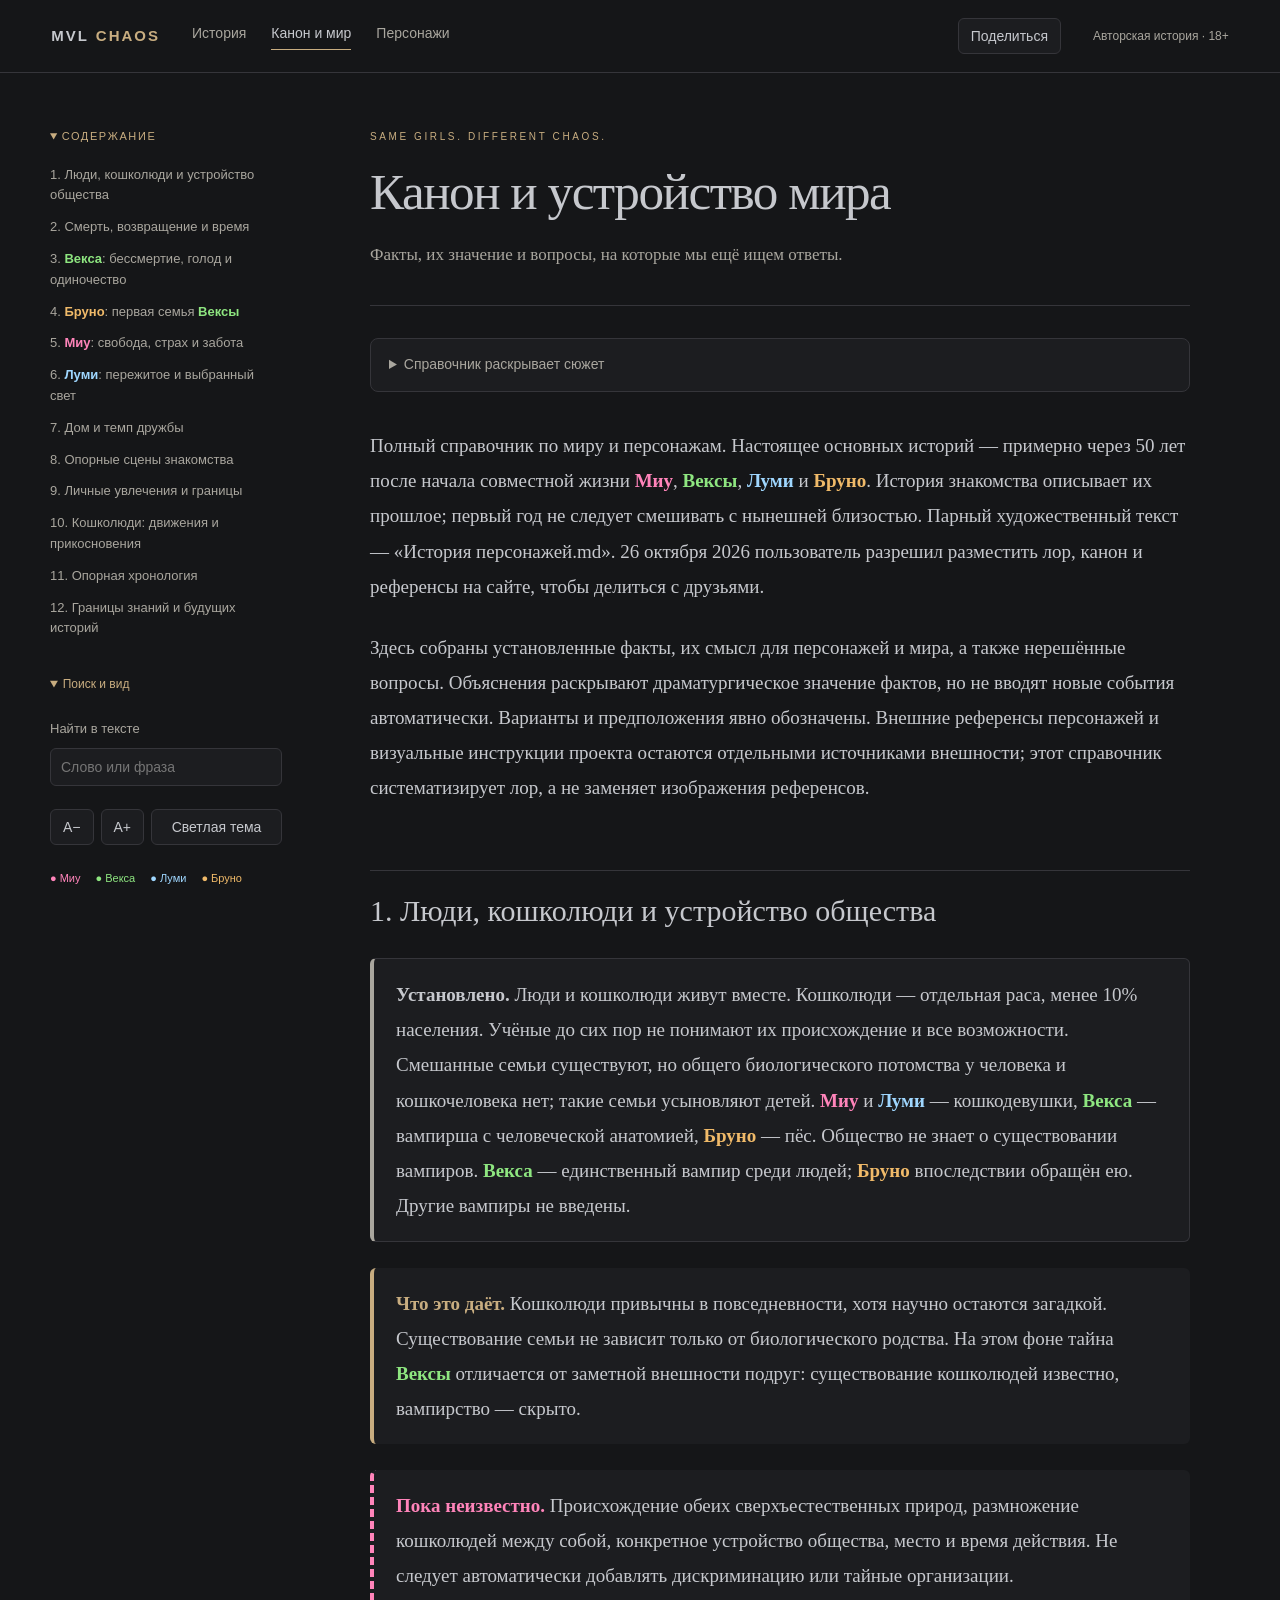
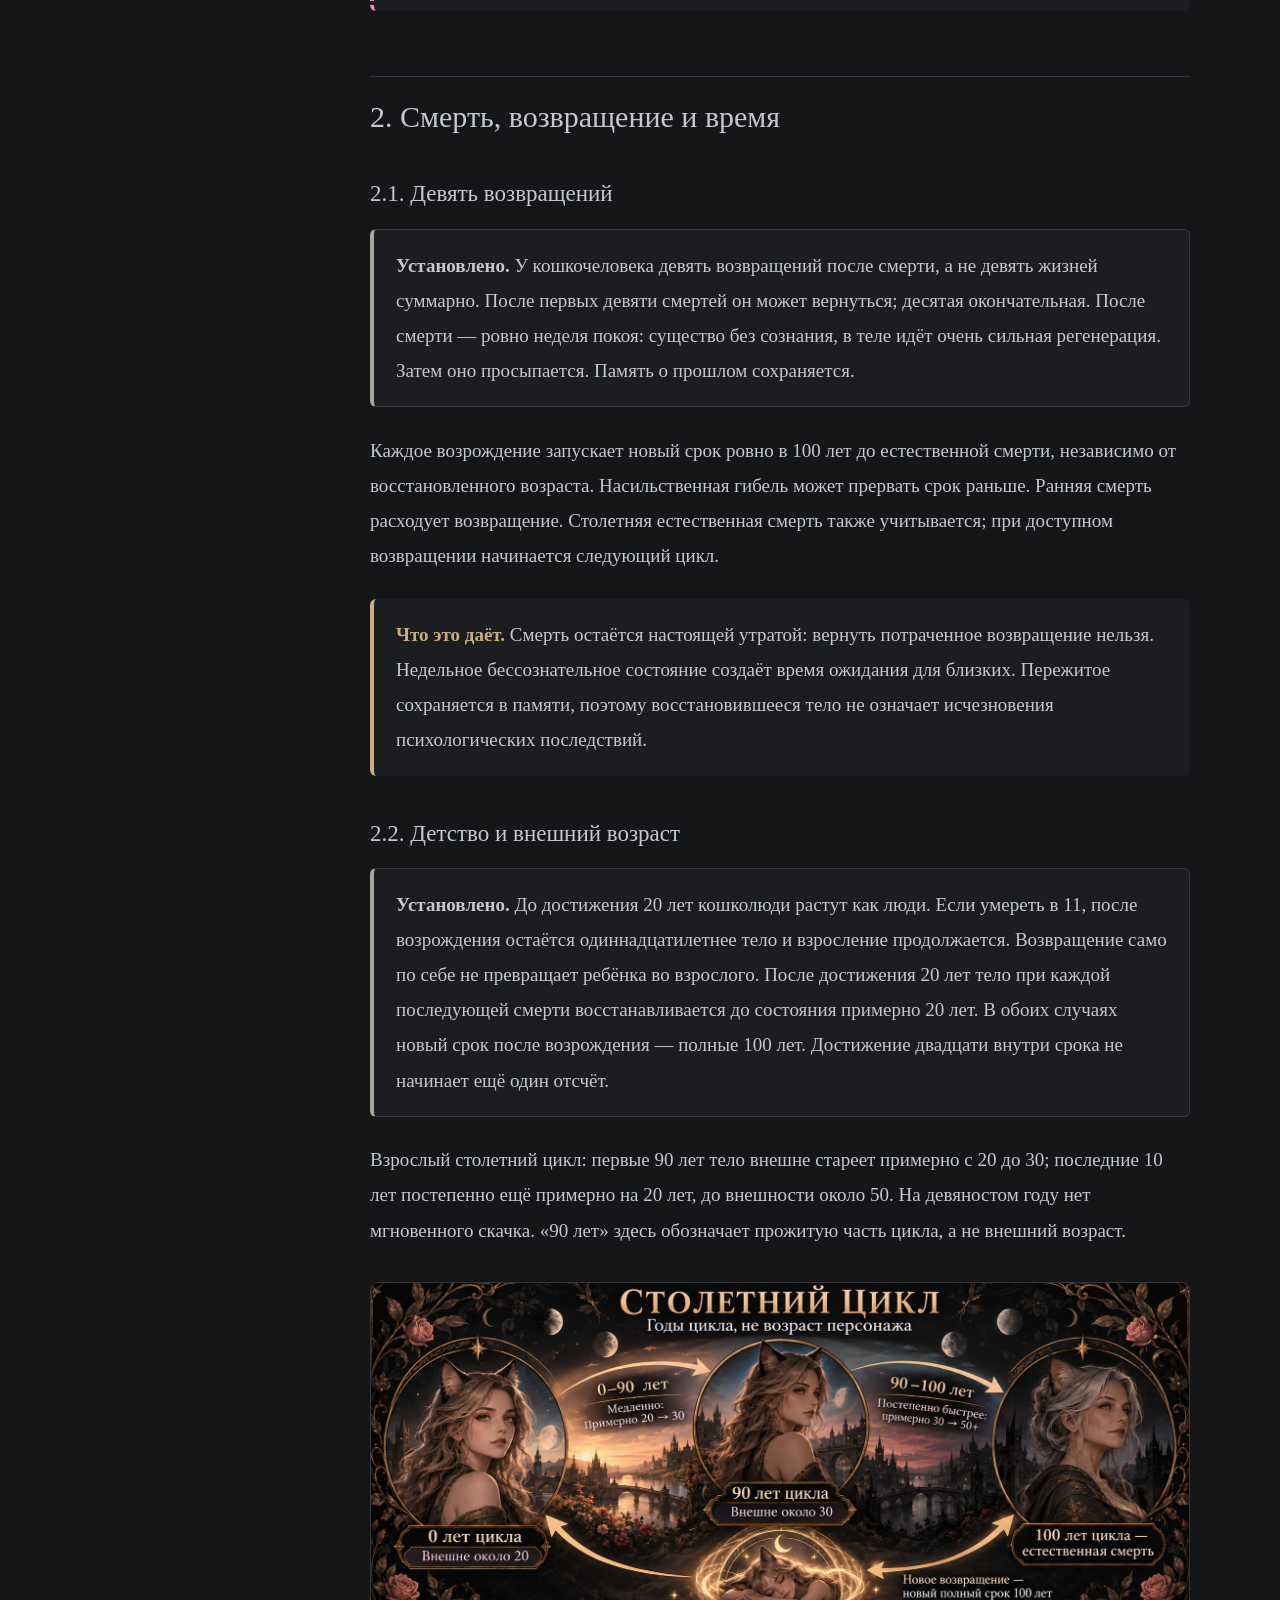
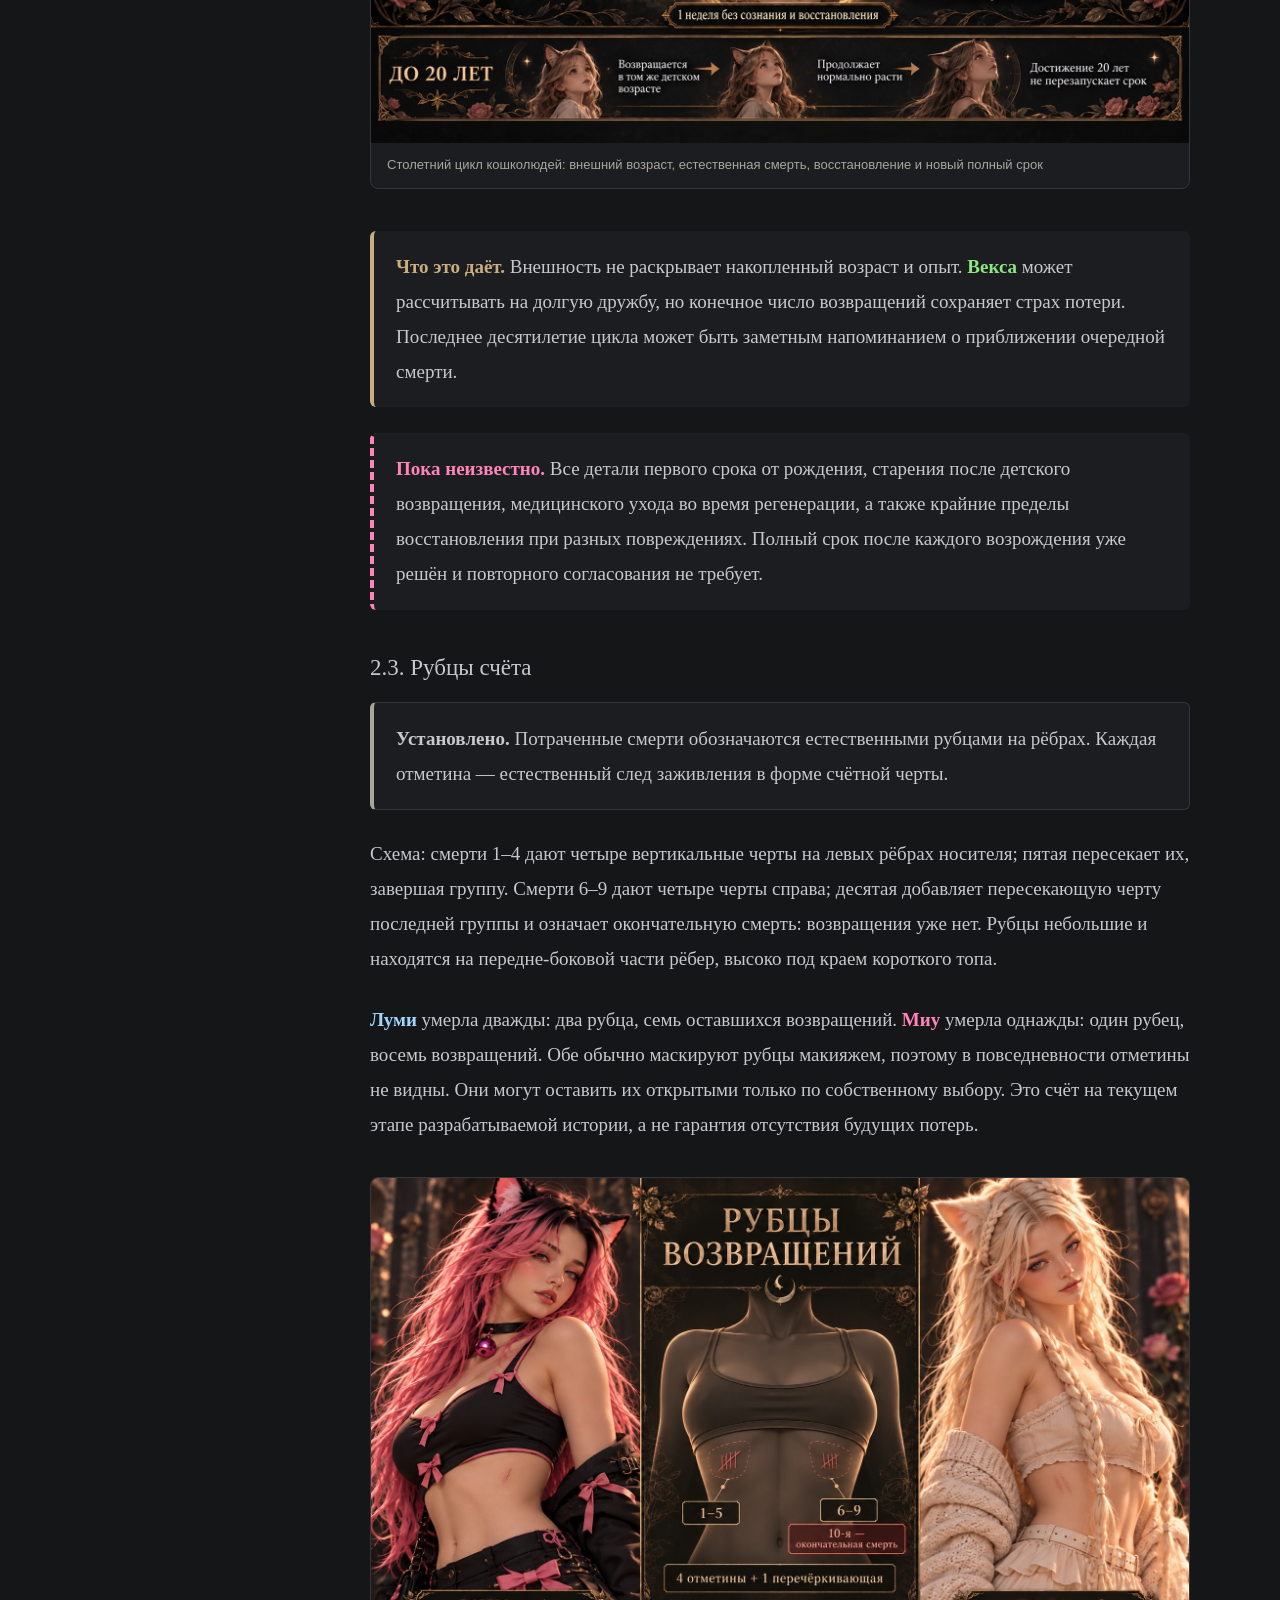
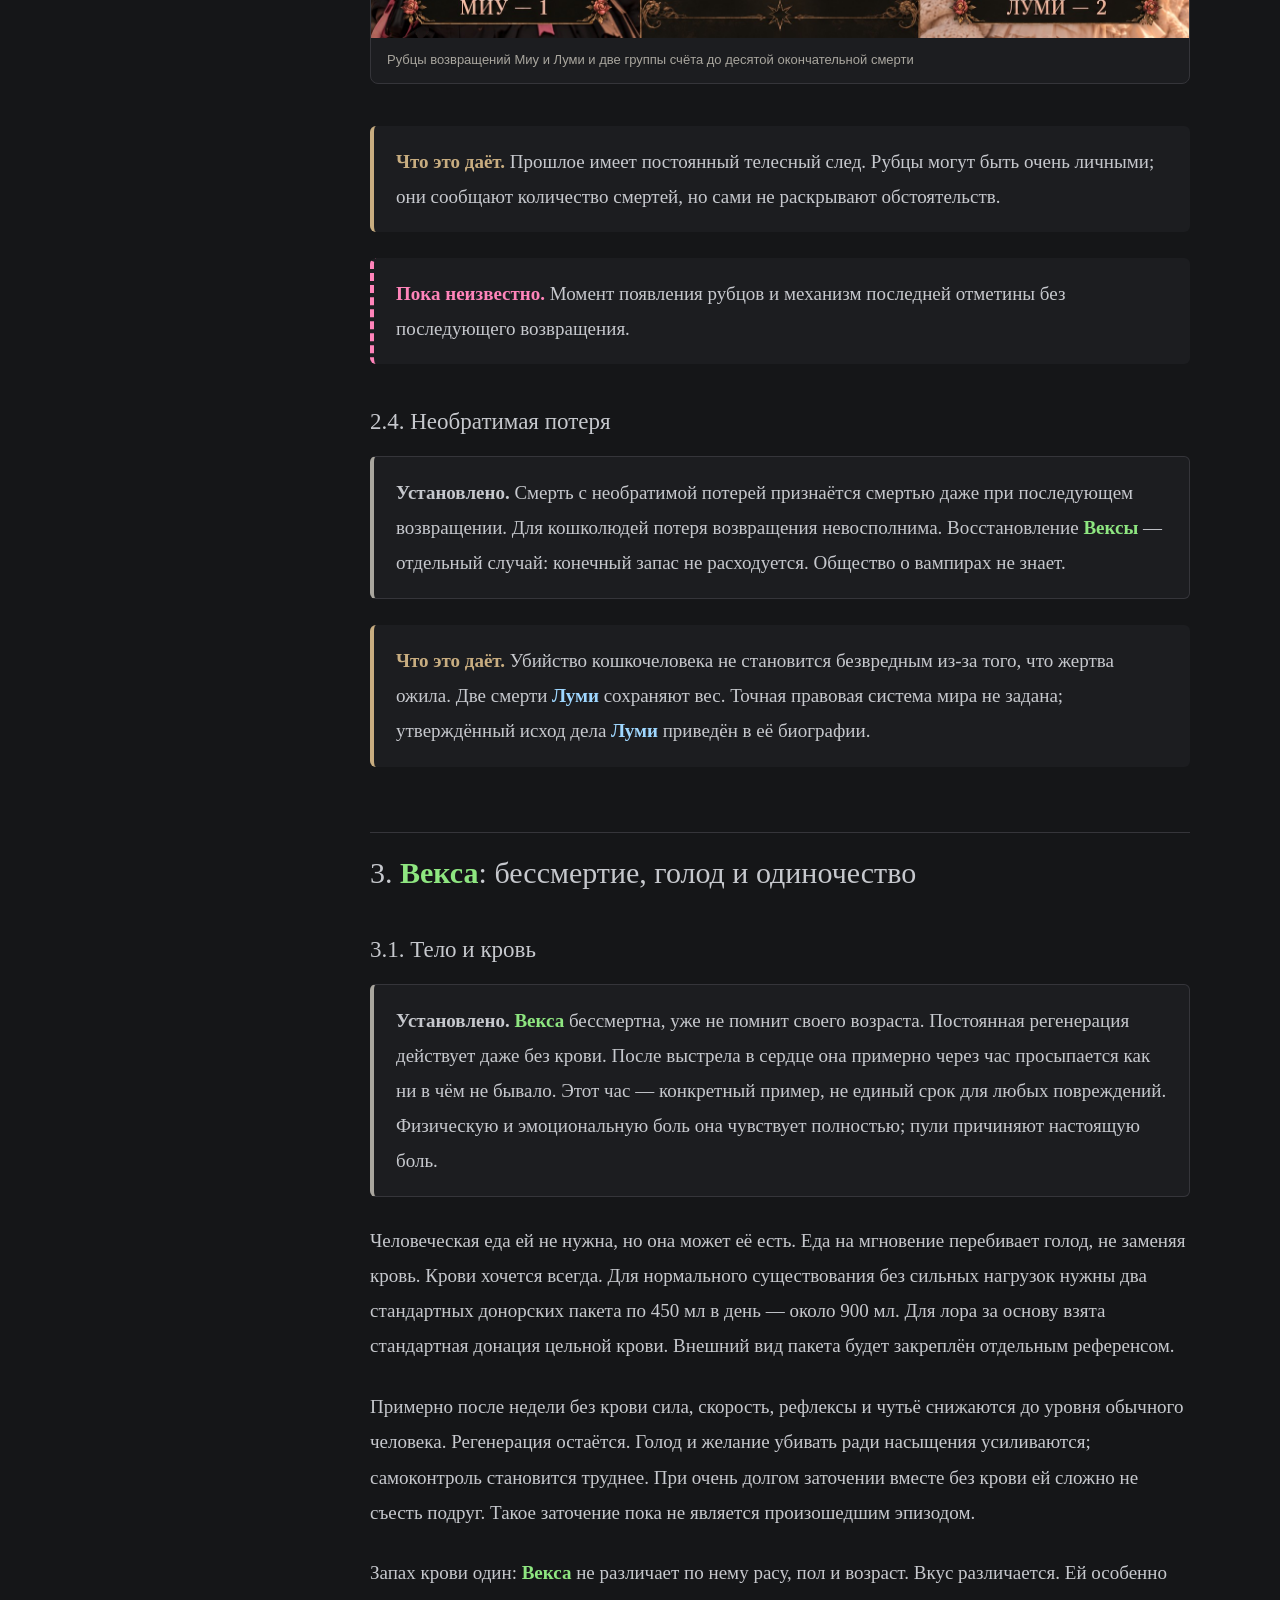
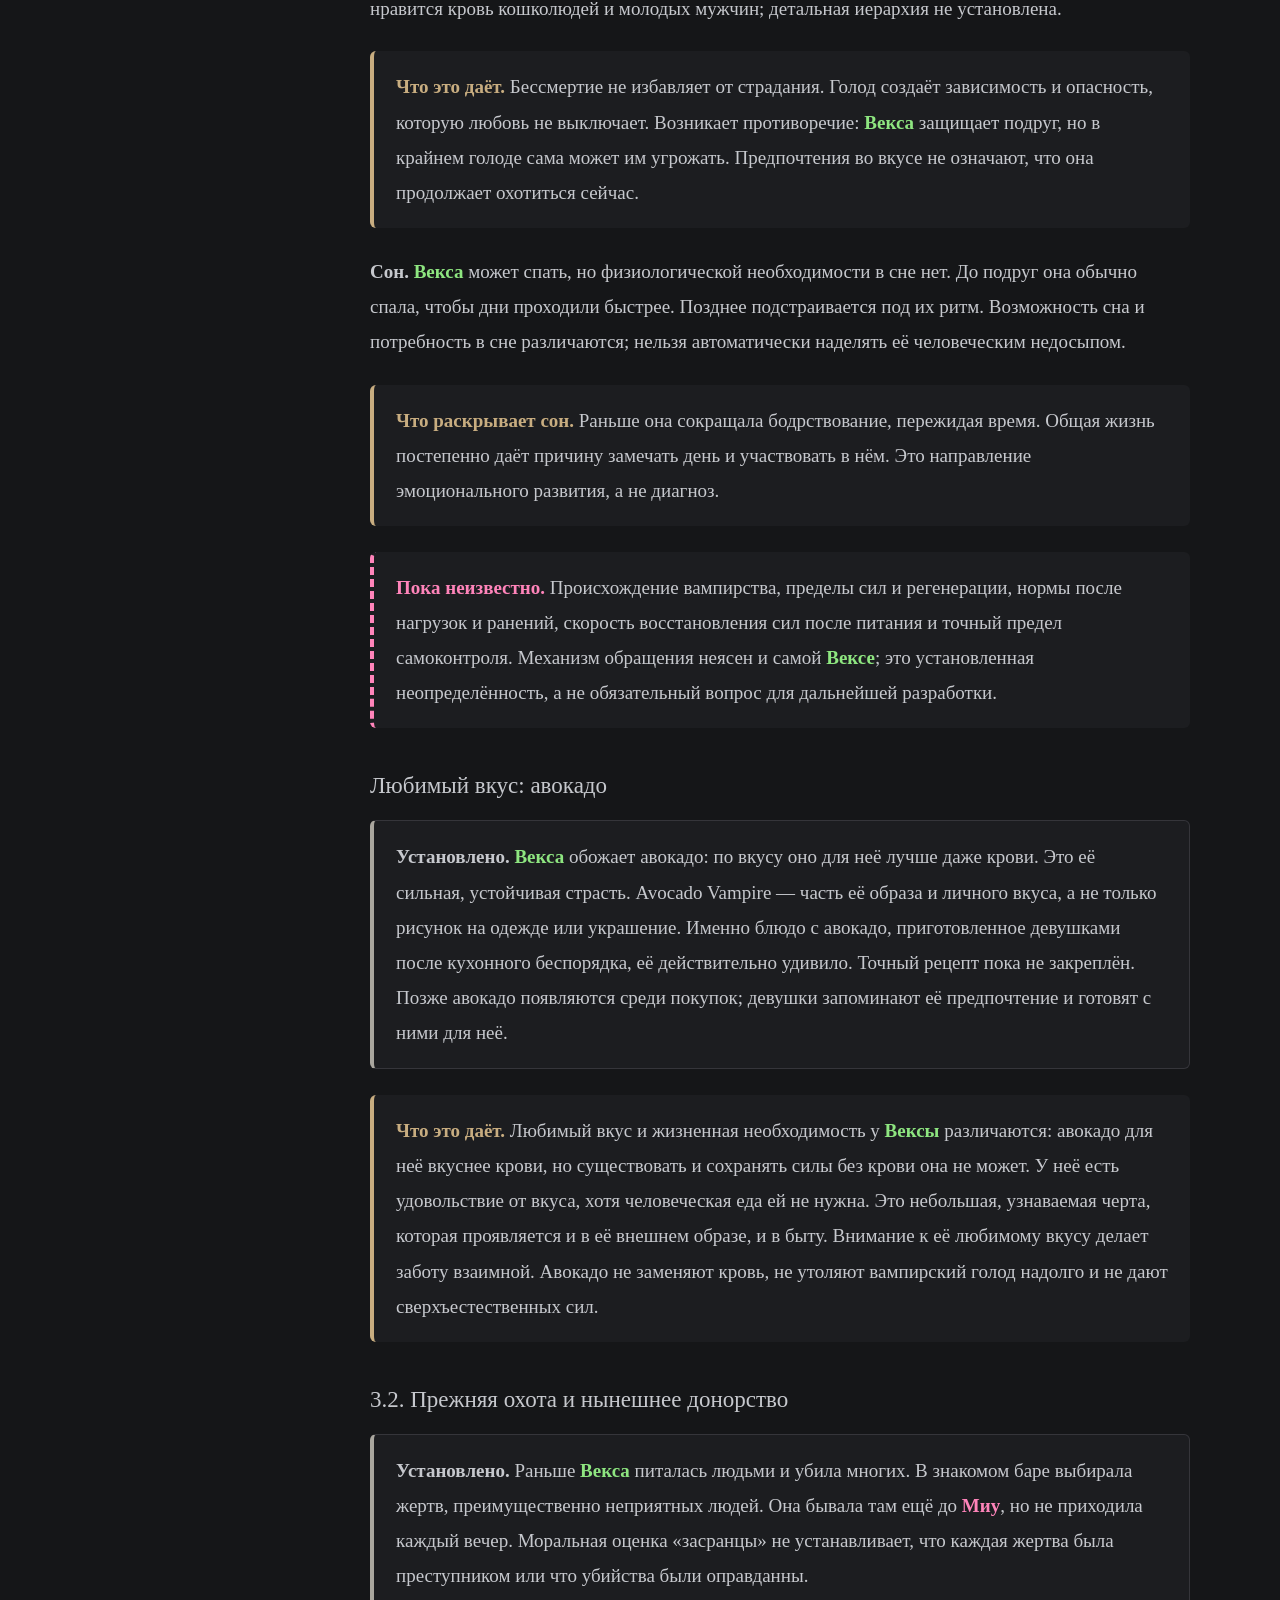
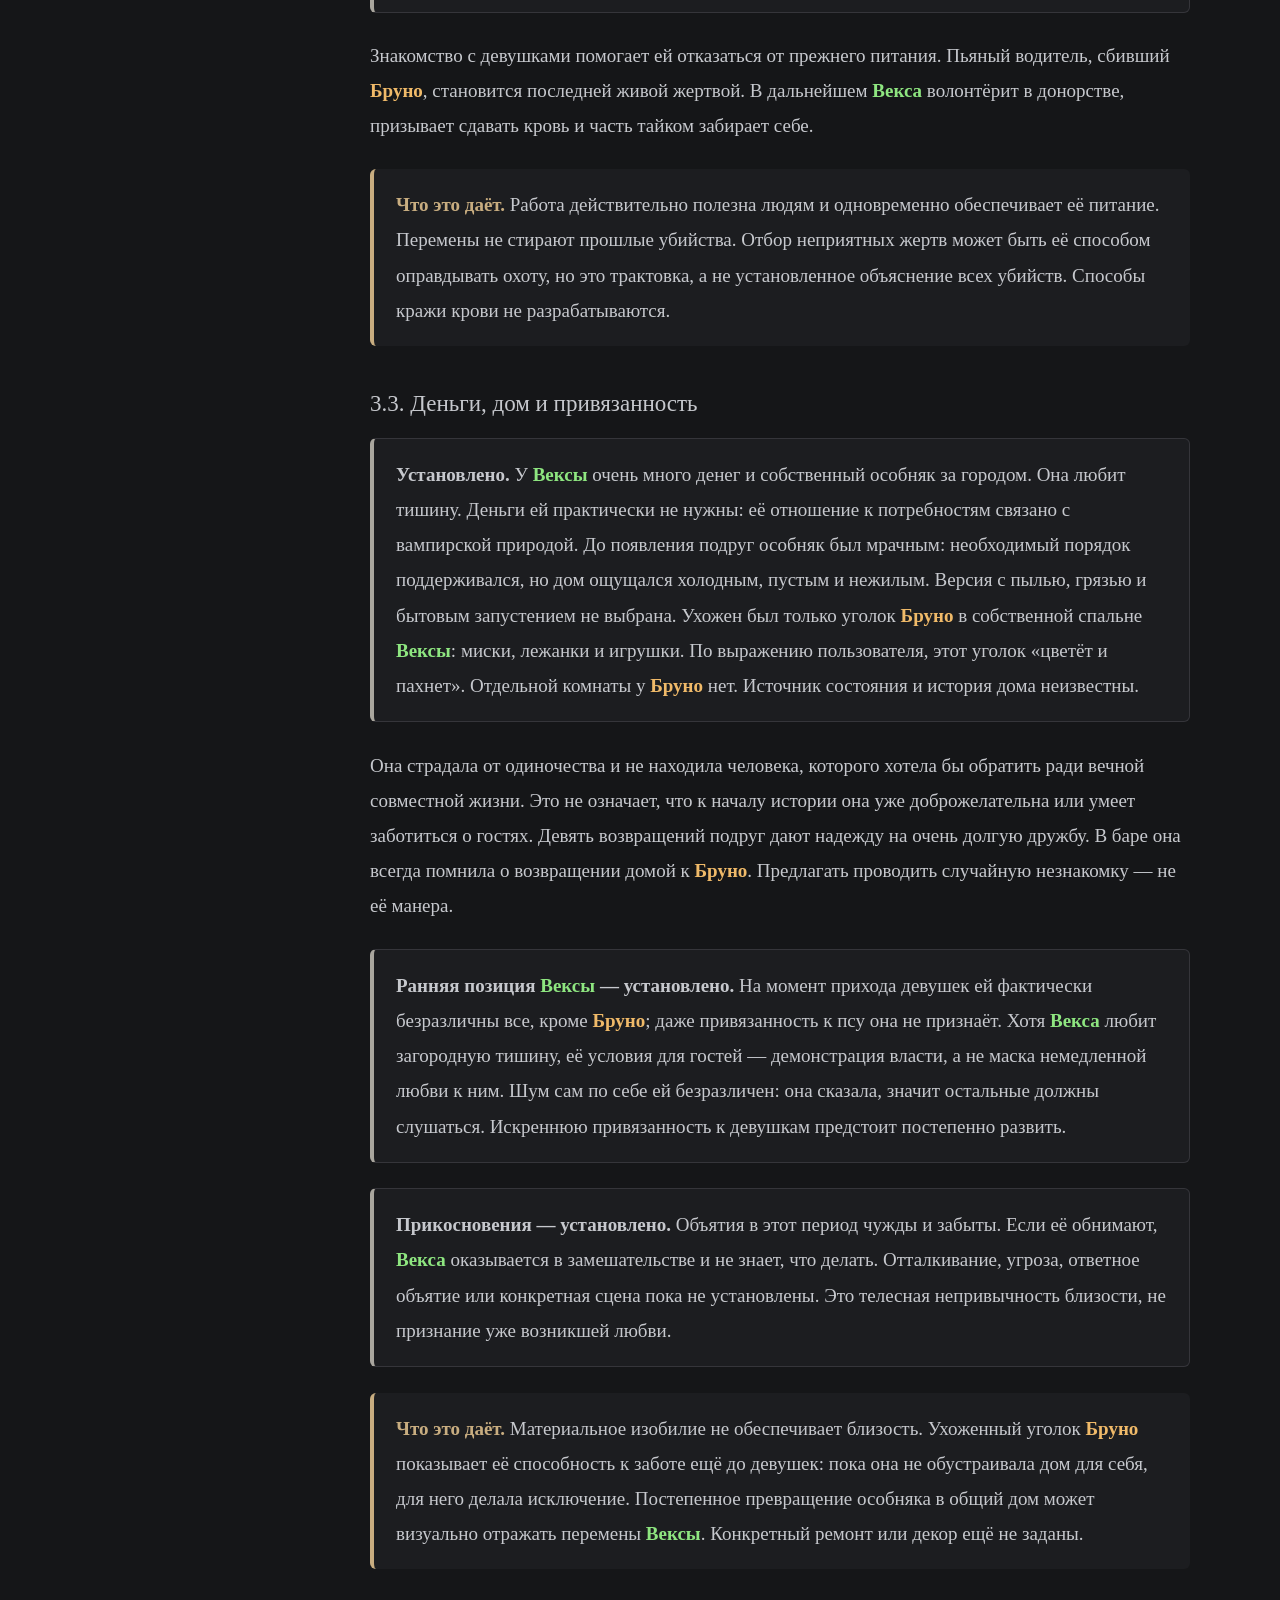
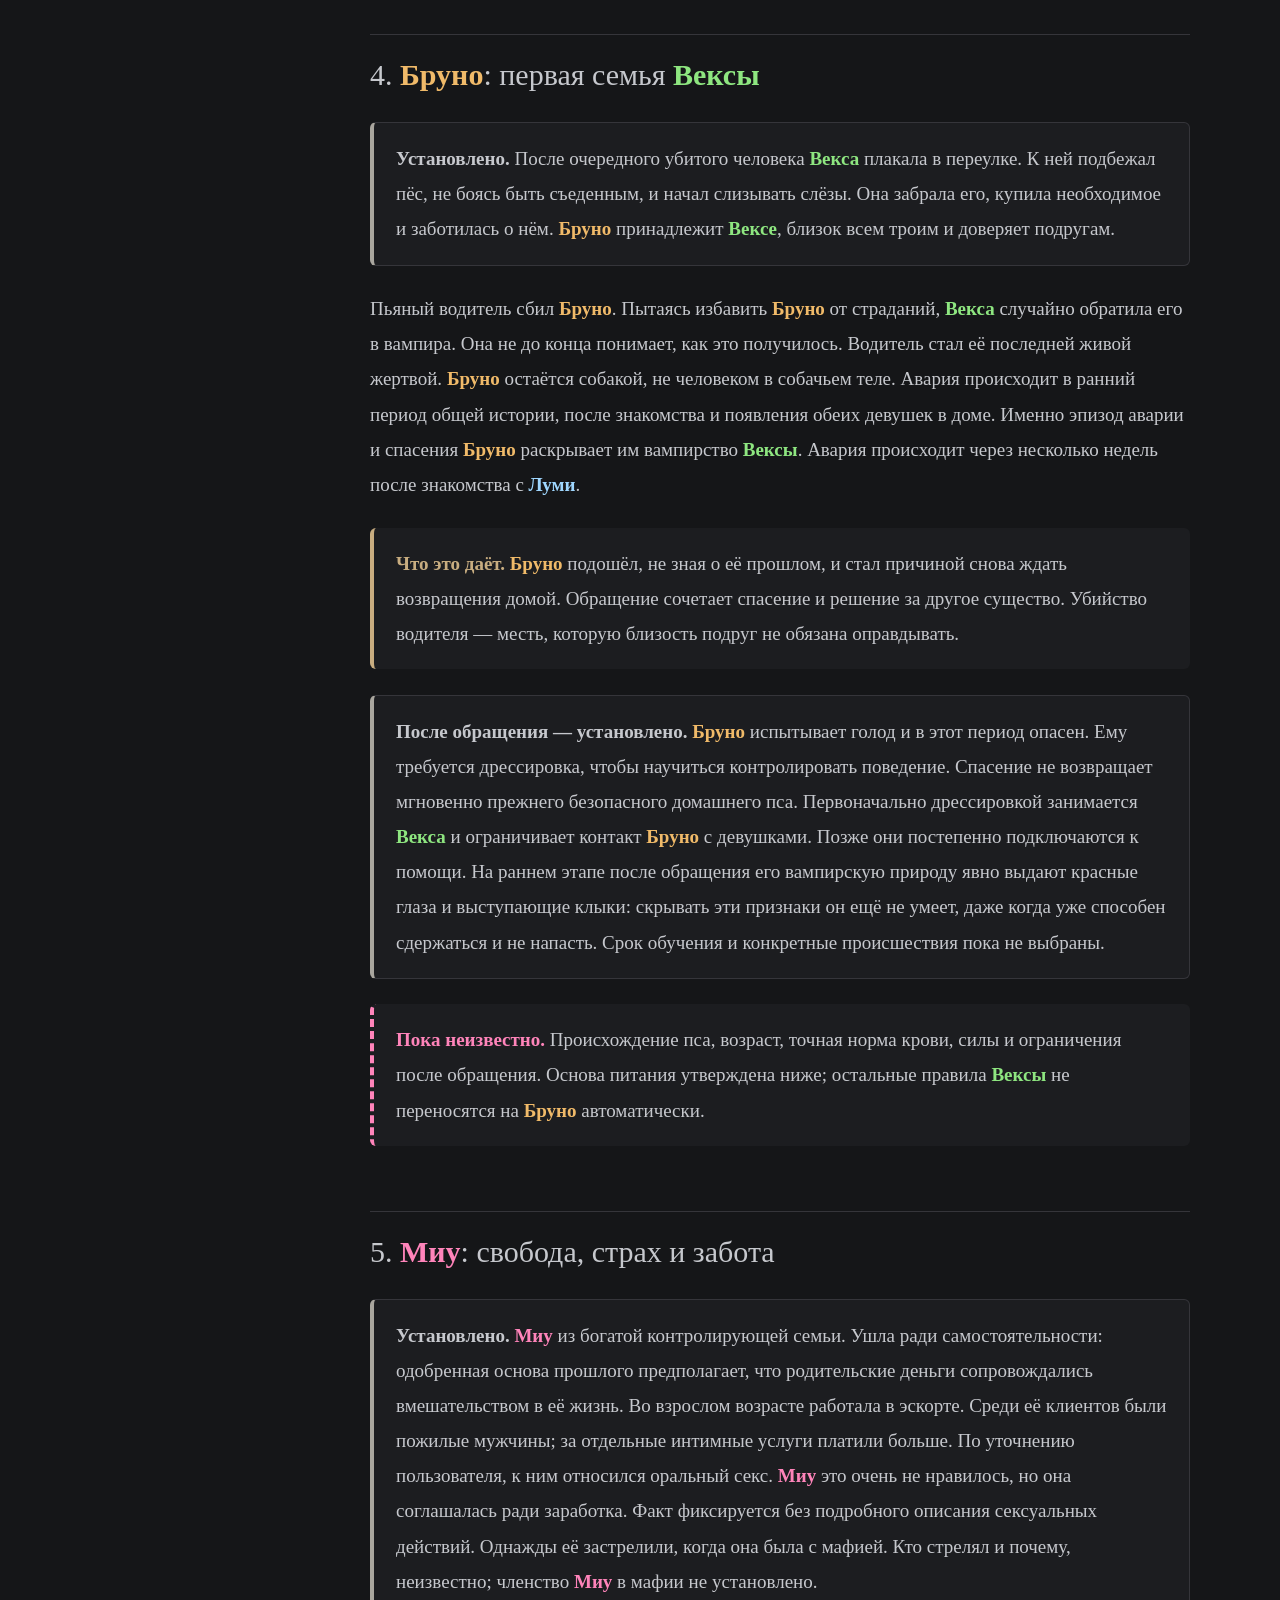
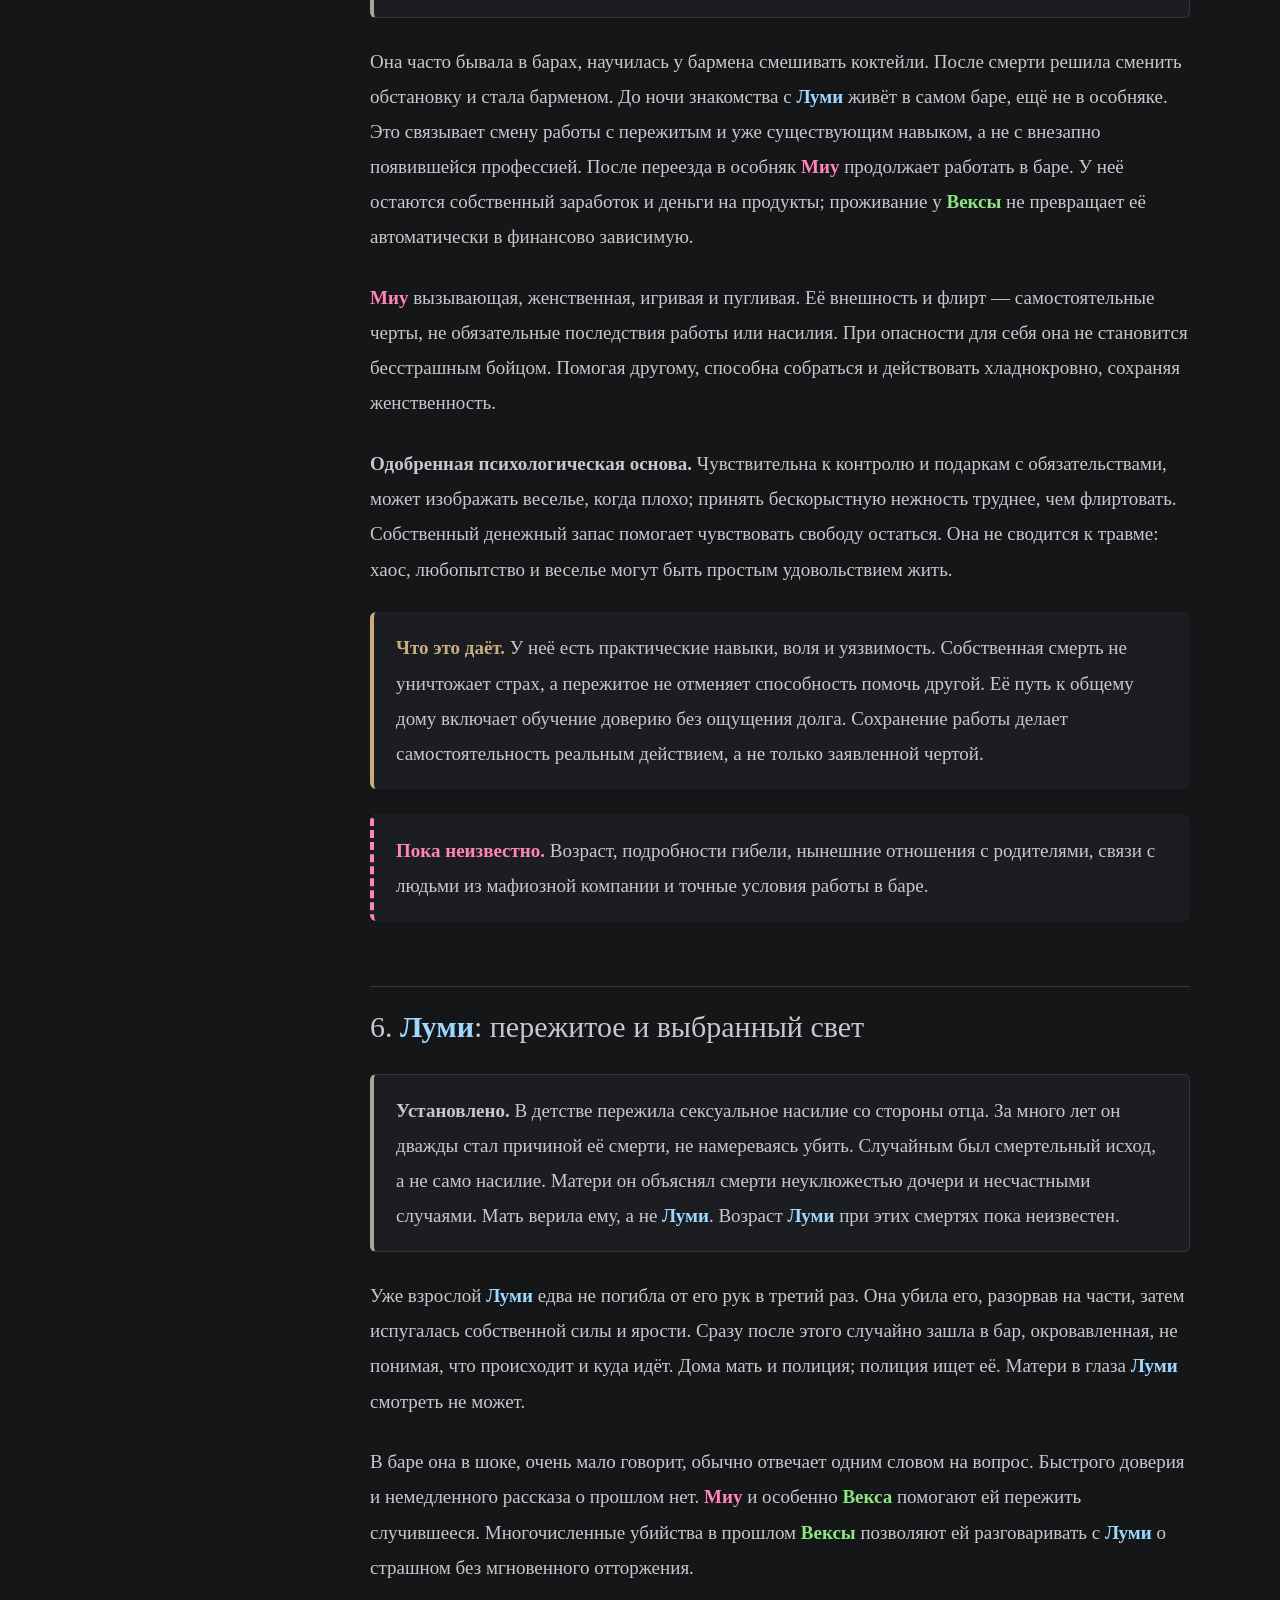
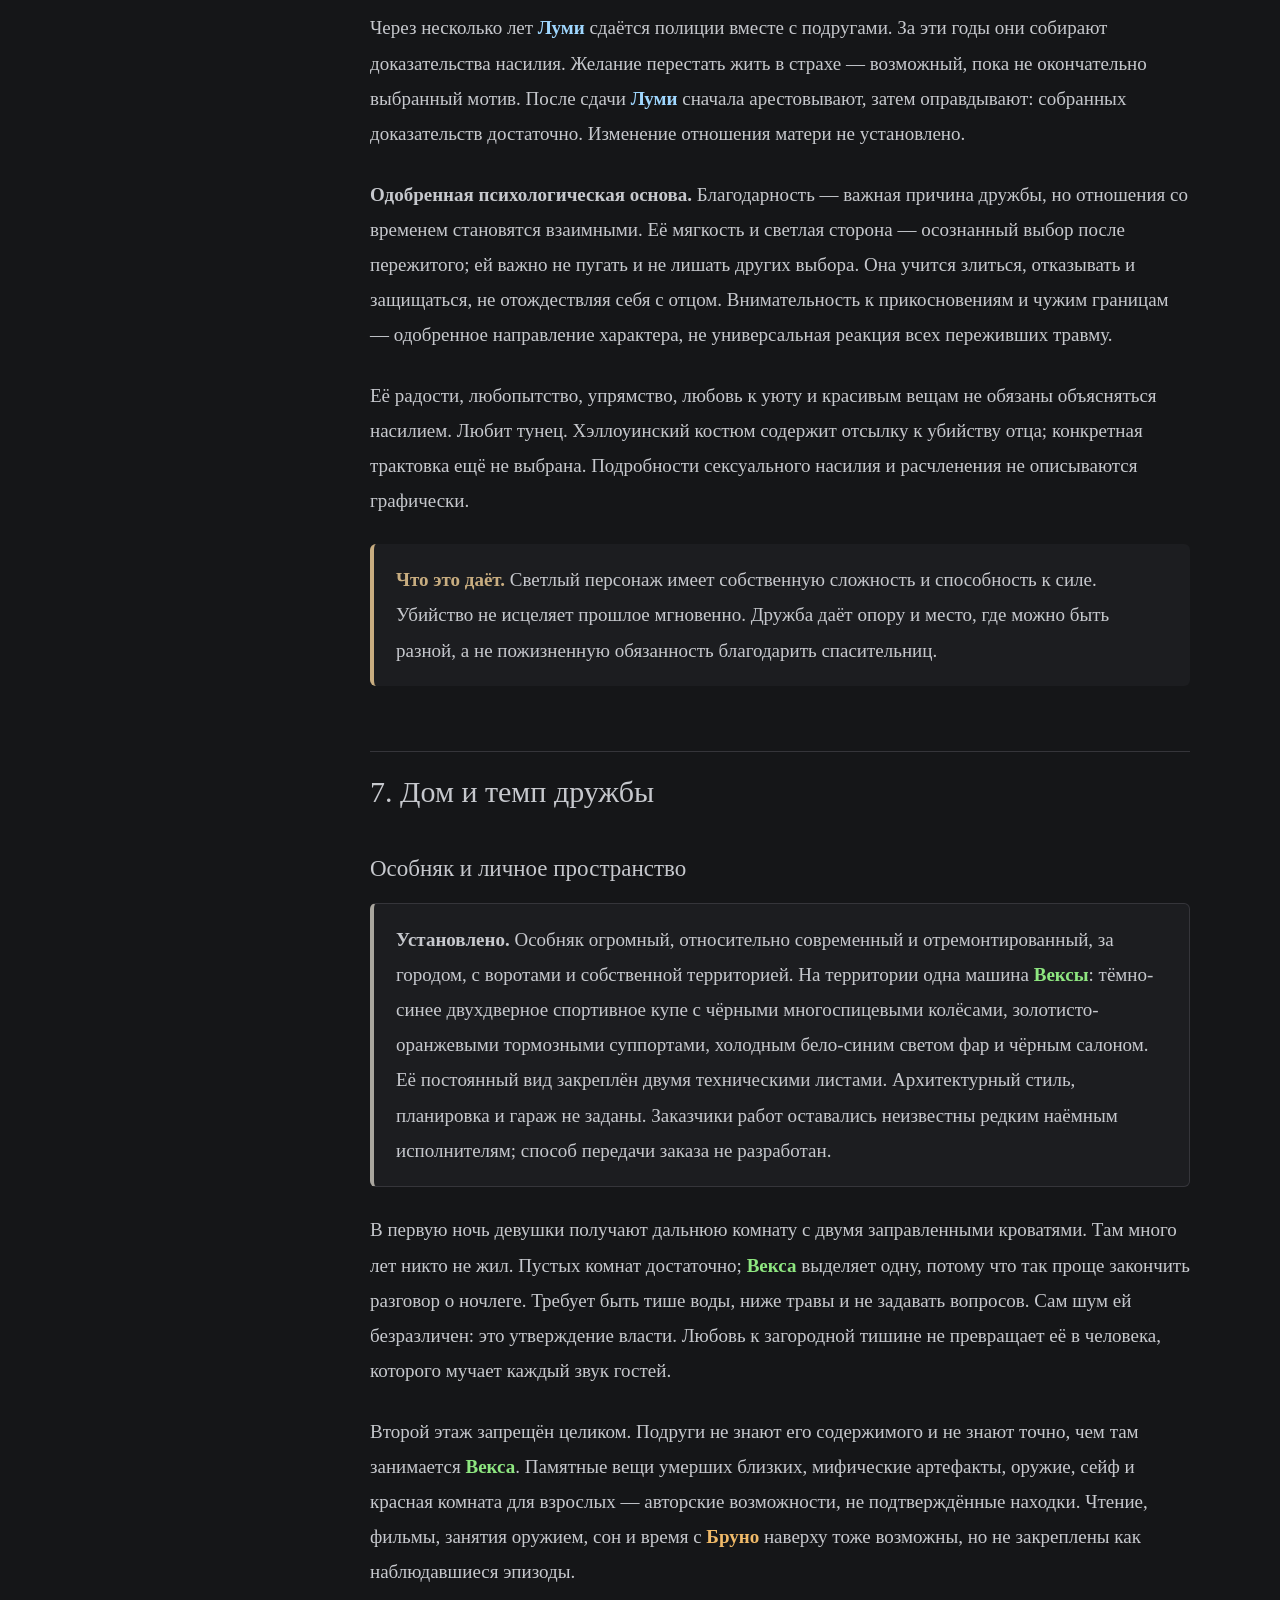
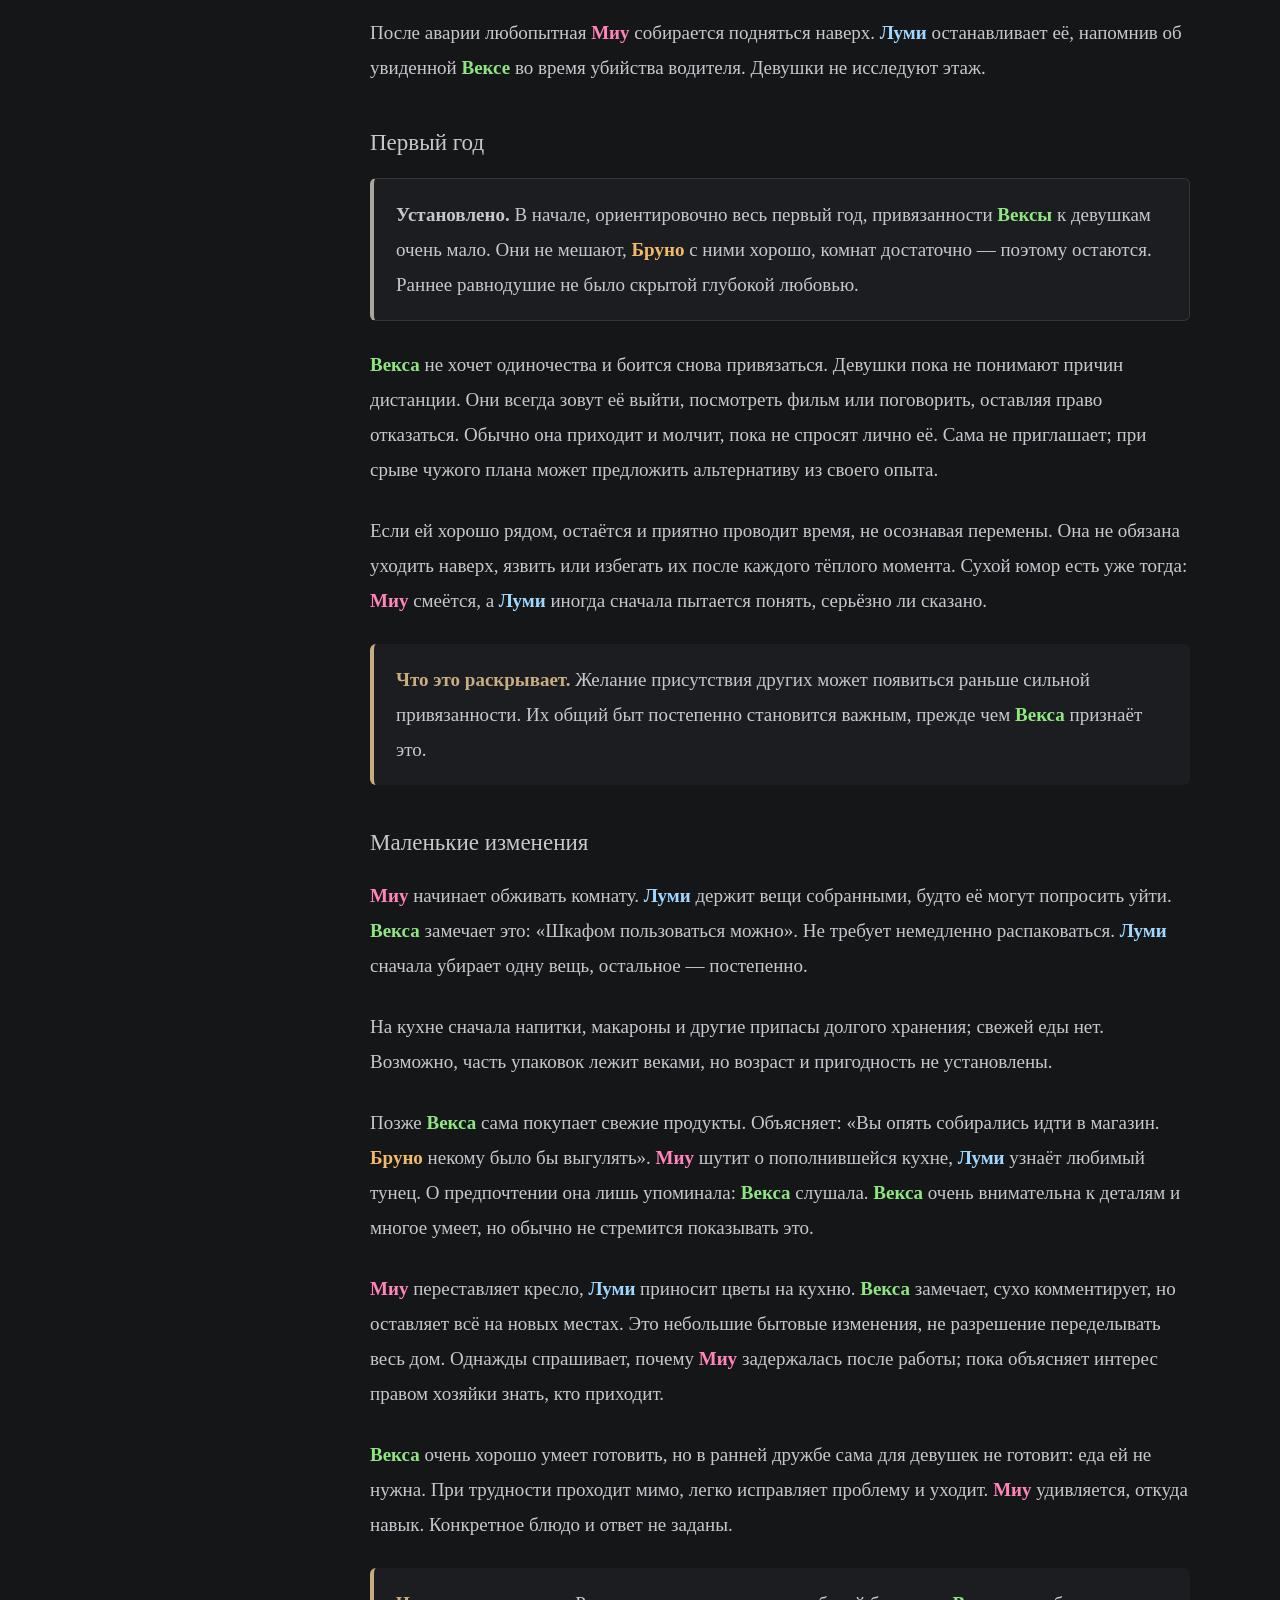
<file: public-site/canon.html>
<!doctype html>
<html lang="ru"><head><meta charset="utf-8"><meta name="viewport" content="width=device-width,initial-scale=1">
<meta name="robots" content="index,follow"><meta name="color-scheme" content="dark light"><meta name="theme-color" content="#151618">
<meta name="description" content="Факты, их значение и вопросы, на которые мы ещё ищем ответы."><link rel="canonical" href="https://dsolovjovas.github.io/mvl-chaos-lore/canon.html">
<meta property="og:type" content="website"><meta property="og:locale" content="ru_RU"><meta property="og:site_name" content="MVL CHAOS"><meta property="og:title" content="Канон и устройство мира · MVL CHAOS"><meta property="og:description" content="Факты, их значение и вопросы, на которые мы ещё ищем ответы."><meta property="og:url" content="https://dsolovjovas.github.io/mvl-chaos-lore/canon.html"><meta property="og:image" content="https://dsolovjovas.github.io/mvl-chaos-lore/illustrations/fifty-years-dinner.jpg">
<meta name="twitter:card" content="summary_large_image"><meta name="twitter:title" content="Канон и устройство мира · MVL CHAOS"><meta name="twitter:description" content="Факты, их значение и вопросы, на которые мы ещё ищем ответы."><meta name="twitter:image" content="https://dsolovjovas.github.io/mvl-chaos-lore/illustrations/fifty-years-dinner.jpg">
<title>Канон и устройство мира · MVL CHAOS</title><link rel="icon" href="assets/favicon.svg" type="image/svg+xml"><link rel="stylesheet" href="assets/reader.css"><script src="assets/reader.js" defer></script></head>
<body><a class="skip" href="#reading">К тексту</a><div class="progress" aria-hidden="true"></div>
<header class="top"><a class="brand" href="index.html">MVL<span>CHAOS</span></a><nav aria-label="Разделы"><a href="index.html" >История</a><a href="canon.html" aria-current="page">Канон и мир</a><a href="references.html" >Персонажи</a></nav><button class="share-button" id="share" type="button" aria-label="Поделиться этой страницей">Поделиться</button><span class="private">Авторская история · 18+</span></header>
<div class="layout"><aside><details class="contents"><summary>Содержание</summary><div class="toc"><a href="#section-1">1. Люди, кошколюди и устройство общества</a><a href="#section-2">2. Смерть, возвращение и время</a><a href="#section-7">3. <span class="character-name vexa">Векса</span>: бессмертие, голод и одиночество</a><a href="#section-12">4. <span class="character-name bruno">Бруно</span>: первая семья <span class="character-name vexa">Вексы</span></a><a href="#section-13">5. <span class="character-name miu">Миу</span>: свобода, страх и забота</a><a href="#section-14">6. <span class="character-name lumi">Луми</span>: пережитое и выбранный свет</a><a href="#section-15">7. Дом и темп дружбы</a><a href="#section-19">8. Опорные сцены знакомства</a><a href="#section-24">9. Личные увлечения и границы</a><a href="#section-28">10. Кошколюди: движения и прикосновения</a><a href="#section-29">11. Опорная хронология</a><a href="#section-30">12. Границы знаний и будущих историй</a></div></details>
<details class="reading-options"><summary>Поиск и вид</summary><div class="tools"><label for="search">Найти в тексте</label><input id="search" type="search" placeholder="Слово или фраза" autocomplete="off"><p id="search-status" role="status"></p><div id="results"></div><div class="settings"><button id="smaller" aria-label="Уменьшить текст">A−</button><button id="larger" aria-label="Увеличить текст">A+</button><button id="theme" aria-label="Сменить тему">Светлая тема</button></div></div></details>
<div class="legend"><span class="miu">● Миу</span><span class="vexa">● Векса</span><span class="lumi">● Луми</span><span class="bruno">● Бруно</span></div></aside>
<main id="reading" tabindex="-1"><header class="title"><p class="eyebrow">SAME GIRLS. DIFFERENT CHAOS.</p><h1>Канон и устройство мира</h1><p class="subtitle">Факты, их значение и вопросы, на которые мы ещё ищем ответы.</p></header><article><details class="content-note"><summary>Справочник раскрывает сюжет</summary><p>Здесь собран полный канон, включая прошлое персонажей и исход событий. Для первого знакомства с миром начните с раздела «История».</p></details><p class="">Полный справочник по миру и персонажам. Настоящее основных историй — примерно через 50 лет после начала совместной жизни <span class="character-name miu">Миу</span>, <span class="character-name vexa">Вексы</span>, <span class="character-name lumi">Луми</span> и <span class="character-name bruno">Бруно</span>. История знакомства описывает их прошлое; первый год не следует смешивать с нынешней близостью. Парный художественный текст — «История персонажей.md». 26 октября 2026 пользователь разрешил разместить лор, канон и референсы на сайте, чтобы делиться с друзьями.</p>
<p class="">Здесь собраны установленные факты, их смысл для персонажей и мира, а также нерешённые вопросы. Объяснения раскрывают драматургическое значение фактов, но не вводят новые события автоматически. Варианты и предположения явно обозначены. Внешние референсы персонажей и визуальные инструкции проекта остаются отдельными источниками внешности; этот справочник систематизирует лор, а не заменяет изображения референсов.</p>
<h2 id="section-1">1. Люди, кошколюди и устройство общества</h2>
<p class="fact"><strong>Установлено.</strong> Люди и кошколюди живут вместе. Кошколюди — отдельная раса, менее 10% населения. Учёные до сих пор не понимают их происхождение и все возможности. Смешанные семьи существуют, но общего биологического потомства у человека и кошкочеловека нет; такие семьи усыновляют детей. <span class="character-name miu">Миу</span> и <span class="character-name lumi">Луми</span> — кошкодевушки, <span class="character-name vexa">Векса</span> — вампирша с человеческой анатомией, <span class="character-name bruno">Бруно</span> — пёс. Общество не знает о существовании вампиров. <span class="character-name vexa">Векса</span> — единственный вампир среди людей; <span class="character-name bruno">Бруно</span> впоследствии обращён ею. Другие вампиры не введены.</p>
<p class="meaning"><strong>Что это даёт.</strong> Кошколюди привычны в повседневности, хотя научно остаются загадкой. Существование семьи не зависит только от биологического родства. На этом фоне тайна <span class="character-name vexa">Вексы</span> отличается от заметной внешности подруг: существование кошколюдей известно, вампирство — скрыто.</p>
<p class="open"><strong>Пока неизвестно.</strong> Происхождение обеих сверхъестественных природ, размножение кошколюдей между собой, конкретное устройство общества, место и время действия. Не следует автоматически добавлять дискриминацию или тайные организации.</p>
<h2 id="section-2">2. Смерть, возвращение и время</h2>
<h3 id="section-3">2.1. Девять возвращений</h3>
<p class="fact"><strong>Установлено.</strong> У кошкочеловека девять возвращений после смерти, а не девять жизней суммарно. После первых девяти смертей он может вернуться; десятая окончательная. После смерти — ровно неделя покоя: существо без сознания, в теле идёт очень сильная регенерация. Затем оно просыпается. Память о прошлом сохраняется.</p>
<p class="">Каждое возрождение запускает новый срок ровно в 100 лет до естественной смерти, независимо от восстановленного возраста. Насильственная гибель может прервать срок раньше. Ранняя смерть расходует возвращение. Столетняя естественная смерть также учитывается; при доступном возвращении начинается следующий цикл.</p>
<p class="meaning"><strong>Что это даёт.</strong> Смерть остаётся настоящей утратой: вернуть потраченное возвращение нельзя. Недельное бессознательное состояние создаёт время ожидания для близких. Пережитое сохраняется в памяти, поэтому восстановившееся тело не означает исчезновения психологических последствий.</p>
<h3 id="section-4">2.2. Детство и внешний возраст</h3>
<p class="fact"><strong>Установлено.</strong> До достижения 20 лет кошколюди растут как люди. Если умереть в 11, после возрождения остаётся одиннадцатилетнее тело и взросление продолжается. Возвращение само по себе не превращает ребёнка во взрослого. После достижения 20 лет тело при каждой последующей смерти восстанавливается до состояния примерно 20 лет. В обоих случаях новый срок после возрождения — полные 100 лет. Достижение двадцати внутри срока не начинает ещё один отсчёт.</p>
<p class="">Взрослый столетний цикл: первые 90 лет тело внешне стареет примерно с 20 до 30; последние 10 лет постепенно ещё примерно на 20 лет, до внешности около 50. На девяностом году нет мгновенного скачка. «90 лет» здесь обозначает прожитую часть цикла, а не внешний возраст.</p>
<figure class="story-illustration"><a href="illustrations/hundred-year-cycle.jpg" data-lightbox data-caption="Столетний цикл кошколюдей: внешний возраст, естественная смерть, восстановление и новый полный срок"><img src="illustrations/hundred-year-cycle.jpg" alt="Столетний цикл кошколюдей: внешний возраст, естественная смерть, восстановление и новый полный срок" loading="lazy"></a><figcaption>Столетний цикл кошколюдей: внешний возраст, естественная смерть, восстановление и новый полный срок</figcaption></figure>
<p class="meaning"><strong>Что это даёт.</strong> Внешность не раскрывает накопленный возраст и опыт. <span class="character-name vexa">Векса</span> может рассчитывать на долгую дружбу, но конечное число возвращений сохраняет страх потери. Последнее десятилетие цикла может быть заметным напоминанием о приближении очередной смерти.</p>
<p class="open"><strong>Пока неизвестно.</strong> Все детали первого срока от рождения, старения после детского возвращения, медицинского ухода во время регенерации, а также крайние пределы восстановления при разных повреждениях. Полный срок после каждого возрождения уже решён и повторного согласования не требует.</p>
<h3 id="section-5">2.3. Рубцы счёта</h3>
<p class="fact"><strong>Установлено.</strong> Потраченные смерти обозначаются естественными рубцами на рёбрах. Каждая отметина — естественный след заживления в форме счётной черты.</p>
<p class="">Схема: смерти 1–4 дают четыре вертикальные черты на левых рёбрах носителя; пятая пересекает их, завершая группу. Смерти 6–9 дают четыре черты справа; десятая добавляет пересекающую черту последней группы и означает окончательную смерть: возвращения уже нет. Рубцы небольшие и находятся на передне-боковой части рёбер, высоко под краем короткого топа.</p>
<p class=""><span class="character-name lumi">Луми</span> умерла дважды: два рубца, семь оставшихся возвращений. <span class="character-name miu">Миу</span> умерла однажды: один рубец, восемь возвращений. Обе обычно маскируют рубцы макияжем, поэтому в повседневности отметины не видны. Они могут оставить их открытыми только по собственному выбору. Это счёт на текущем этапе разрабатываемой истории, а не гарантия отсутствия будущих потерь.</p>
<figure class="story-illustration"><a href="illustrations/return-scars-diagram.jpg" data-lightbox data-caption="Рубцы возвращений Миу и Луми и две группы счёта до десятой окончательной смерти"><img src="illustrations/return-scars-diagram.jpg" alt="Рубцы возвращений Миу и Луми и две группы счёта до десятой окончательной смерти" loading="lazy"></a><figcaption>Рубцы возвращений Миу и Луми и две группы счёта до десятой окончательной смерти</figcaption></figure>
<p class="meaning"><strong>Что это даёт.</strong> Прошлое имеет постоянный телесный след. Рубцы могут быть очень личными; они сообщают количество смертей, но сами не раскрывают обстоятельств.</p>
<p class="open"><strong>Пока неизвестно.</strong> Момент появления рубцов и механизм последней отметины без последующего возвращения.</p>
<h3 id="section-6">2.4. Необратимая потеря</h3>
<p class="fact"><strong>Установлено.</strong> Смерть с необратимой потерей признаётся смертью даже при последующем возвращении. Для кошколюдей потеря возвращения невосполнима. Восстановление <span class="character-name vexa">Вексы</span> — отдельный случай: конечный запас не расходуется. Общество о вампирах не знает.</p>
<p class="meaning"><strong>Что это даёт.</strong> Убийство кошкочеловека не становится безвредным из-за того, что жертва ожила. Две смерти <span class="character-name lumi">Луми</span> сохраняют вес. Точная правовая система мира не задана; утверждённый исход дела <span class="character-name lumi">Луми</span> приведён в её биографии.</p>
<h2 id="section-7">3. <span class="character-name vexa">Векса</span>: бессмертие, голод и одиночество</h2>
<h3 id="section-8">3.1. Тело и кровь</h3>
<p class="fact"><strong>Установлено.</strong> <span class="character-name vexa">Векса</span> бессмертна, уже не помнит своего возраста. Постоянная регенерация действует даже без крови. После выстрела в сердце она примерно через час просыпается как ни в чём не бывало. Этот час — конкретный пример, не единый срок для любых повреждений. Физическую и эмоциональную боль она чувствует полностью; пули причиняют настоящую боль.</p>
<p class="">Человеческая еда ей не нужна, но она может её есть. Еда на мгновение перебивает голод, не заменяя кровь. Крови хочется всегда. Для нормального существования без сильных нагрузок нужны два стандартных донорских пакета по 450 мл в день — около 900 мл. Для лора за основу взята стандартная донация цельной крови. Внешний вид пакета будет закреплён отдельным референсом.</p>
<p class="">Примерно после недели без крови сила, скорость, рефлексы и чутьё снижаются до уровня обычного человека. Регенерация остаётся. Голод и желание убивать ради насыщения усиливаются; самоконтроль становится труднее. При очень долгом заточении вместе без крови ей сложно не съесть подруг. Такое заточение пока не является произошедшим эпизодом.</p>
<p class="">Запах крови один: <span class="character-name vexa">Векса</span> не различает по нему расу, пол и возраст. Вкус различается. Ей особенно нравится кровь кошколюдей и молодых мужчин; детальная иерархия не установлена.</p>
<p class="meaning"><strong>Что это даёт.</strong> Бессмертие не избавляет от страдания. Голод создаёт зависимость и опасность, которую любовь не выключает. Возникает противоречие: <span class="character-name vexa">Векса</span> защищает подруг, но в крайнем голоде сама может им угрожать. Предпочтения во вкусе не означают, что она продолжает охотиться сейчас.</p>
<p class=""><strong>Сон.</strong> <span class="character-name vexa">Векса</span> может спать, но физиологической необходимости в сне нет. До подруг она обычно спала, чтобы дни проходили быстрее. Позднее подстраивается под их ритм. Возможность сна и потребность в сне различаются; нельзя автоматически наделять её человеческим недосыпом.</p>
<p class="meaning"><strong>Что раскрывает сон.</strong> Раньше она сокращала бодрствование, пережидая время. Общая жизнь постепенно даёт причину замечать день и участвовать в нём. Это направление эмоционального развития, а не диагноз.</p>
<p class="open"><strong>Пока неизвестно.</strong> Происхождение вампирства, пределы сил и регенерации, нормы после нагрузок и ранений, скорость восстановления сил после питания и точный предел самоконтроля. Механизм обращения неясен и самой <span class="character-name vexa">Вексе</span>; это установленная неопределённость, а не обязательный вопрос для дальнейшей разработки.</p>
<h3 id="section-9">Любимый вкус: авокадо</h3>
<p class="fact"><strong>Установлено.</strong> <span class="character-name vexa">Векса</span> обожает авокадо: по вкусу оно для неё лучше даже крови. Это её сильная, устойчивая страсть. Avocado Vampire — часть её образа и личного вкуса, а не только рисунок на одежде или украшение. Именно блюдо с авокадо, приготовленное девушками после кухонного беспорядка, её действительно удивило. Точный рецепт пока не закреплён. Позже авокадо появляются среди покупок; девушки запоминают её предпочтение и готовят с ними для неё.</p>
<p class="meaning"><strong>Что это даёт.</strong> Любимый вкус и жизненная необходимость у <span class="character-name vexa">Вексы</span> различаются: авокадо для неё вкуснее крови, но существовать и сохранять силы без крови она не может. У неё есть удовольствие от вкуса, хотя человеческая еда ей не нужна. Это небольшая, узнаваемая черта, которая проявляется и в её внешнем образе, и в быту. Внимание к её любимому вкусу делает заботу взаимной. Авокадо не заменяют кровь, не утоляют вампирский голод надолго и не дают сверхъестественных сил.</p>
<h3 id="section-10">3.2. Прежняя охота и нынешнее донорство</h3>
<p class="fact"><strong>Установлено.</strong> Раньше <span class="character-name vexa">Векса</span> питалась людьми и убила многих. В знакомом баре выбирала жертв, преимущественно неприятных людей. Она бывала там ещё до <span class="character-name miu">Миу</span>, но не приходила каждый вечер. Моральная оценка «засранцы» не устанавливает, что каждая жертва была преступником или что убийства были оправданны.</p>
<p class="">Знакомство с девушками помогает ей отказаться от прежнего питания. Пьяный водитель, сбивший <span class="character-name bruno">Бруно</span>, становится последней живой жертвой. В дальнейшем <span class="character-name vexa">Векса</span> волонтёрит в донорстве, призывает сдавать кровь и часть тайком забирает себе.</p>
<p class="meaning"><strong>Что это даёт.</strong> Работа действительно полезна людям и одновременно обеспечивает её питание. Перемены не стирают прошлые убийства. Отбор неприятных жертв может быть её способом оправдывать охоту, но это трактовка, а не установленное объяснение всех убийств. Способы кражи крови не разрабатываются.</p>
<h3 id="section-11">3.3. Деньги, дом и привязанность</h3>
<p class="fact"><strong>Установлено.</strong> У <span class="character-name vexa">Вексы</span> очень много денег и собственный особняк за городом. Она любит тишину. Деньги ей практически не нужны: её отношение к потребностям связано с вампирской природой. До появления подруг особняк был мрачным: необходимый порядок поддерживался, но дом ощущался холодным, пустым и нежилым. Версия с пылью, грязью и бытовым запустением не выбрана. Ухожен был только уголок <span class="character-name bruno">Бруно</span> в собственной спальне <span class="character-name vexa">Вексы</span>: миски, лежанки и игрушки. По выражению пользователя, этот уголок «цветёт и пахнет». Отдельной комнаты у <span class="character-name bruno">Бруно</span> нет. Источник состояния и история дома неизвестны.</p>
<p class="">Она страдала от одиночества и не находила человека, которого хотела бы обратить ради вечной совместной жизни. Это не означает, что к началу истории она уже доброжелательна или умеет заботиться о гостях. Девять возвращений подруг дают надежду на очень долгую дружбу. В баре она всегда помнила о возвращении домой к <span class="character-name bruno">Бруно</span>. Предлагать проводить случайную незнакомку — не её манера.</p>
<p class="fact"><strong>Ранняя позиция <span class="character-name vexa">Вексы</span> — установлено.</strong> На момент прихода девушек ей фактически безразличны все, кроме <span class="character-name bruno">Бруно</span>; даже привязанность к псу она не признаёт. Хотя <span class="character-name vexa">Векса</span> любит загородную тишину, её условия для гостей — демонстрация власти, а не маска немедленной любви к ним. Шум сам по себе ей безразличен: она сказала, значит остальные должны слушаться. Искреннюю привязанность к девушкам предстоит постепенно развить.</p>
<p class="fact"><strong>Прикосновения — установлено.</strong> Объятия в этот период чужды и забыты. Если её обнимают, <span class="character-name vexa">Векса</span> оказывается в замешательстве и не знает, что делать. Отталкивание, угроза, ответное объятие или конкретная сцена пока не установлены. Это телесная непривычность близости, не признание уже возникшей любви.</p>
<p class="meaning"><strong>Что это даёт.</strong> Материальное изобилие не обеспечивает близость. Ухоженный уголок <span class="character-name bruno">Бруно</span> показывает её способность к заботе ещё до девушек: пока она не обустраивала дом для себя, для него делала исключение. Постепенное превращение особняка в общий дом может визуально отражать перемены <span class="character-name vexa">Вексы</span>. Конкретный ремонт или декор ещё не заданы.</p>
<h2 id="section-12">4. <span class="character-name bruno">Бруно</span>: первая семья <span class="character-name vexa">Вексы</span></h2>
<p class="fact"><strong>Установлено.</strong> После очередного убитого человека <span class="character-name vexa">Векса</span> плакала в переулке. К ней подбежал пёс, не боясь быть съеденным, и начал слизывать слёзы. Она забрала его, купила необходимое и заботилась о нём. <span class="character-name bruno">Бруно</span> принадлежит <span class="character-name vexa">Вексе</span>, близок всем троим и доверяет подругам.</p>
<p class="">Пьяный водитель сбил <span class="character-name bruno">Бруно</span>. Пытаясь избавить <span class="character-name bruno">Бруно</span> от страданий, <span class="character-name vexa">Векса</span> случайно обратила его в вампира. Она не до конца понимает, как это получилось. Водитель стал её последней живой жертвой. <span class="character-name bruno">Бруно</span> остаётся собакой, не человеком в собачьем теле. Авария происходит в ранний период общей истории, после знакомства и появления обеих девушек в доме. Именно эпизод аварии и спасения <span class="character-name bruno">Бруно</span> раскрывает им вампирство <span class="character-name vexa">Вексы</span>. Авария происходит через несколько недель после знакомства с <span class="character-name lumi">Луми</span>.</p>
<p class="meaning"><strong>Что это даёт.</strong> <span class="character-name bruno">Бруно</span> подошёл, не зная о её прошлом, и стал причиной снова ждать возвращения домой. Обращение сочетает спасение и решение за другое существо. Убийство водителя — месть, которую близость подруг не обязана оправдывать.</p>
<p class="fact"><strong>После обращения — установлено.</strong> <span class="character-name bruno">Бруно</span> испытывает голод и в этот период опасен. Ему требуется дрессировка, чтобы научиться контролировать поведение. Спасение не возвращает мгновенно прежнего безопасного домашнего пса. Первоначально дрессировкой занимается <span class="character-name vexa">Векса</span> и ограничивает контакт <span class="character-name bruno">Бруно</span> с девушками. Позже они постепенно подключаются к помощи. На раннем этапе после обращения его вампирскую природу явно выдают красные глаза и выступающие клыки: скрывать эти признаки он ещё не умеет, даже когда уже способен сдержаться и не напасть. Срок обучения и конкретные происшествия пока не выбраны.</p>
<p class="open"><strong>Пока неизвестно.</strong> Происхождение пса, возраст, точная норма крови, силы и ограничения после обращения. Основа питания утверждена ниже; остальные правила <span class="character-name vexa">Вексы</span> не переносятся на <span class="character-name bruno">Бруно</span> автоматически.</p>
<h2 id="section-13">5. <span class="character-name miu">Миу</span>: свобода, страх и забота</h2>
<p class="fact"><strong>Установлено.</strong> <span class="character-name miu">Миу</span> из богатой контролирующей семьи. Ушла ради самостоятельности: одобренная основа прошлого предполагает, что родительские деньги сопровождались вмешательством в её жизнь. Во взрослом возрасте работала в эскорте. Среди её клиентов были пожилые мужчины; за отдельные интимные услуги платили больше. По уточнению пользователя, к ним относился оральный секс. <span class="character-name miu">Миу</span> это очень не нравилось, но она соглашалась ради заработка. Факт фиксируется без подробного описания сексуальных действий. Однажды её застрелили, когда она была с мафией. Кто стрелял и почему, неизвестно; членство <span class="character-name miu">Миу</span> в мафии не установлено.</p>
<p class="">Она часто бывала в барах, научилась у бармена смешивать коктейли. После смерти решила сменить обстановку и стала барменом. До ночи знакомства с <span class="character-name lumi">Луми</span> живёт в самом баре, ещё не в особняке. Это связывает смену работы с пережитым и уже существующим навыком, а не с внезапно появившейся профессией. После переезда в особняк <span class="character-name miu">Миу</span> продолжает работать в баре. У неё остаются собственный заработок и деньги на продукты; проживание у <span class="character-name vexa">Вексы</span> не превращает её автоматически в финансово зависимую.</p>
<p class=""><span class="character-name miu">Миу</span> вызывающая, женственная, игривая и пугливая. Её внешность и флирт — самостоятельные черты, не обязательные последствия работы или насилия. При опасности для себя она не становится бесстрашным бойцом. Помогая другому, способна собраться и действовать хладнокровно, сохраняя женственность.</p>
<p class=""><strong>Одобренная психологическая основа.</strong> Чувствительна к контролю и подаркам с обязательствами, может изображать веселье, когда плохо; принять бескорыстную нежность труднее, чем флиртовать. Собственный денежный запас помогает чувствовать свободу остаться. Она не сводится к травме: хаос, любопытство и веселье могут быть простым удовольствием жить.</p>
<p class="meaning"><strong>Что это даёт.</strong> У неё есть практические навыки, воля и уязвимость. Собственная смерть не уничтожает страх, а пережитое не отменяет способность помочь другой. Её путь к общему дому включает обучение доверию без ощущения долга. Сохранение работы делает самостоятельность реальным действием, а не только заявленной чертой.</p>
<p class="open"><strong>Пока неизвестно.</strong> Возраст, подробности гибели, нынешние отношения с родителями, связи с людьми из мафиозной компании и точные условия работы в баре.</p>
<h2 id="section-14">6. <span class="character-name lumi">Луми</span>: пережитое и выбранный свет</h2>
<p class="fact"><strong>Установлено.</strong> В детстве пережила сексуальное насилие со стороны отца. За много лет он дважды стал причиной её смерти, не намереваясь убить. Случайным был смертельный исход, а не само насилие. Матери он объяснял смерти неуклюжестью дочери и несчастными случаями. Мать верила ему, а не <span class="character-name lumi">Луми</span>. Возраст <span class="character-name lumi">Луми</span> при этих смертях пока неизвестен.</p>
<p class="">Уже взрослой <span class="character-name lumi">Луми</span> едва не погибла от его рук в третий раз. Она убила его, разорвав на части, затем испугалась собственной силы и ярости. Сразу после этого случайно зашла в бар, окровавленная, не понимая, что происходит и куда идёт. Дома мать и полиция; полиция ищет её. Матери в глаза <span class="character-name lumi">Луми</span> смотреть не может.</p>
<p class="">В баре она в шоке, очень мало говорит, обычно отвечает одним словом на вопрос. Быстрого доверия и немедленного рассказа о прошлом нет. <span class="character-name miu">Миу</span> и особенно <span class="character-name vexa">Векса</span> помогают ей пережить случившееся. Многочисленные убийства в прошлом <span class="character-name vexa">Вексы</span> позволяют ей разговаривать с <span class="character-name lumi">Луми</span> о страшном без мгновенного отторжения.</p>
<p class="">Через несколько лет <span class="character-name lumi">Луми</span> сдаётся полиции вместе с подругами. За эти годы они собирают доказательства насилия. Желание перестать жить в страхе — возможный, пока не окончательно выбранный мотив. После сдачи <span class="character-name lumi">Луми</span> сначала арестовывают, затем оправдывают: собранных доказательств достаточно. Изменение отношения матери не установлено.</p>
<p class=""><strong>Одобренная психологическая основа.</strong> Благодарность — важная причина дружбы, но отношения со временем становятся взаимными. Её мягкость и светлая сторона — осознанный выбор после пережитого; ей важно не пугать и не лишать других выбора. Она учится злиться, отказывать и защищаться, не отождествляя себя с отцом. Внимательность к прикосновениям и чужим границам — одобренное направление характера, не универсальная реакция всех переживших травму.</p>
<p class="">Её радости, любопытство, упрямство, любовь к уюту и красивым вещам не обязаны объясняться насилием. Любит тунец. Хэллоуинский костюм содержит отсылку к убийству отца; конкретная трактовка ещё не выбрана. Подробности сексуального насилия и расчленения не описываются графически.</p>
<p class="meaning"><strong>Что это даёт.</strong> Светлый персонаж имеет собственную сложность и способность к силе. Убийство не исцеляет прошлое мгновенно. Дружба даёт опору и место, где можно быть разной, а не пожизненную обязанность благодарить спасительниц.</p>
<h2 id="section-15">7. Дом и темп дружбы</h2>
<h3 id="section-16">Особняк и личное пространство</h3>
<p class="fact"><strong>Установлено.</strong> Особняк огромный, относительно современный и отремонтированный, за городом, с воротами и собственной территорией. На территории одна машина <span class="character-name vexa">Вексы</span>: тёмно-синее двухдверное спортивное купе с чёрными многоспицевыми колёсами, золотисто-оранжевыми тормозными суппортами, холодным бело-синим светом фар и чёрным салоном. Её постоянный вид закреплён двумя техническими листами. Архитектурный стиль, планировка и гараж не заданы. Заказчики работ оставались неизвестны редким наёмным исполнителям; способ передачи заказа не разработан.</p>
<p class="">В первую ночь девушки получают дальнюю комнату с двумя заправленными кроватями. Там много лет никто не жил. Пустых комнат достаточно; <span class="character-name vexa">Векса</span> выделяет одну, потому что так проще закончить разговор о ночлеге. Требует быть тише воды, ниже травы и не задавать вопросов. Сам шум ей безразличен: это утверждение власти. Любовь к загородной тишине не превращает её в человека, которого мучает каждый звук гостей.</p>
<p class="">Второй этаж запрещён целиком. Подруги не знают его содержимого и не знают точно, чем там занимается <span class="character-name vexa">Векса</span>. Памятные вещи умерших близких, мифические артефакты, оружие, сейф и красная комната для взрослых — авторские возможности, не подтверждённые находки. Чтение, фильмы, занятия оружием, сон и время с <span class="character-name bruno">Бруно</span> наверху тоже возможны, но не закреплены как наблюдавшиеся эпизоды.</p>
<p class="">После аварии любопытная <span class="character-name miu">Миу</span> собирается подняться наверх. <span class="character-name lumi">Луми</span> останавливает её, напомнив об увиденной <span class="character-name vexa">Вексе</span> во время убийства водителя. Девушки не исследуют этаж.</p>
<h3 id="section-17">Первый год</h3>
<p class="fact"><strong>Установлено.</strong> В начале, ориентировочно весь первый год, привязанности <span class="character-name vexa">Вексы</span> к девушкам очень мало. Они не мешают, <span class="character-name bruno">Бруно</span> с ними хорошо, комнат достаточно — поэтому остаются. Раннее равнодушие не было скрытой глубокой любовью.</p>
<p class=""><span class="character-name vexa">Векса</span> не хочет одиночества и боится снова привязаться. Девушки пока не понимают причин дистанции. Они всегда зовут её выйти, посмотреть фильм или поговорить, оставляя право отказаться. Обычно она приходит и молчит, пока не спросят лично её. Сама не приглашает; при срыве чужого плана может предложить альтернативу из своего опыта.</p>
<p class="">Если ей хорошо рядом, остаётся и приятно проводит время, не осознавая перемены. Она не обязана уходить наверх, язвить или избегать их после каждого тёплого момента. Сухой юмор есть уже тогда: <span class="character-name miu">Миу</span> смеётся, а <span class="character-name lumi">Луми</span> иногда сначала пытается понять, серьёзно ли сказано.</p>
<p class="meaning"><strong>Что это раскрывает.</strong> Желание присутствия других может появиться раньше сильной привязанности. Их общий быт постепенно становится важным, прежде чем <span class="character-name vexa">Векса</span> признаёт это.</p>
<h3 id="section-18">Маленькие изменения</h3>
<p class=""><span class="character-name miu">Миу</span> начинает обживать комнату. <span class="character-name lumi">Луми</span> держит вещи собранными, будто её могут попросить уйти. <span class="character-name vexa">Векса</span> замечает это: «Шкафом пользоваться можно». Не требует немедленно распаковаться. <span class="character-name lumi">Луми</span> сначала убирает одну вещь, остальное — постепенно.</p>
<p class="">На кухне сначала напитки, макароны и другие припасы долгого хранения; свежей еды нет. Возможно, часть упаковок лежит веками, но возраст и пригодность не установлены.</p>
<p class="">Позже <span class="character-name vexa">Векса</span> сама покупает свежие продукты. Объясняет: «Вы опять собирались идти в магазин. <span class="character-name bruno">Бруно</span> некому было бы выгулять». <span class="character-name miu">Миу</span> шутит о пополнившейся кухне, <span class="character-name lumi">Луми</span> узнаёт любимый тунец. О предпочтении она лишь упоминала: <span class="character-name vexa">Векса</span> слушала. <span class="character-name vexa">Векса</span> очень внимательна к деталям и многое умеет, но обычно не стремится показывать это.</p>
<p class=""><span class="character-name miu">Миу</span> переставляет кресло, <span class="character-name lumi">Луми</span> приносит цветы на кухню. <span class="character-name vexa">Векса</span> замечает, сухо комментирует, но оставляет всё на новых местах. Это небольшие бытовые изменения, не разрешение переделывать весь дом. Однажды спрашивает, почему <span class="character-name miu">Миу</span> задержалась после работы; пока объясняет интерес правом хозяйки знать, кто приходит.</p>
<p class=""><span class="character-name vexa">Векса</span> очень хорошо умеет готовить, но в ранней дружбе сама для девушек не готовит: еда ей не нужна. При трудности проходит мимо, легко исправляет проблему и уходит. <span class="character-name miu">Миу</span> удивляется, откуда навык. Конкретное блюдо и ответ не заданы.</p>
<p class="meaning"><strong>Что это раскрывает.</strong> Редкое внимание не равно глубокой близости. <span class="character-name vexa">Векса</span> способна заметить потребность и помочь раньше, чем у неё появится сильная эмоциональная привязанность.</p>
<h2 id="section-19">8. Опорные сцены знакомства</h2>
<h3 id="section-20">Бар и первая ночь</h3>
<p class=""><span class="character-name vexa">Векса</span> знала бар до <span class="character-name miu">Миу</span> и выбирала там жертв; после знакомства появляется и повод общаться. <span class="character-name miu">Миу</span> замечает, что <span class="character-name vexa">Векса</span> часто заказывает коктейли, но никогда их не пьёт. Чтобы больше не расходовать алкоголь на нетронутые напитки, она однажды смешивает для <span class="character-name vexa">Вексы</span> привычный коктейль, заменив алкоголь водой. <span class="character-name vexa">Векса</span> замечает подмену по запаху ещё до глотка, хотя алкоголь в этом коктейле обычно не даёт явного запаха. Состав и точные первые реплики не заданы.</p>
<p class="">В ночь прихода <span class="character-name lumi">Луми</span> бар закрывается, посетители ушли. Пока окровавленная <span class="character-name lumi">Луми</span> за закрытой дверью в нескольких метрах за спиной, <span class="character-name vexa">Векса</span> первой чувствует кровь, вздрагивает: «Кровь?» — и оборачивается. <span class="character-name miu">Миу</span> ещё не знает о вампирстве.</p>
<p class=""><span class="character-name miu">Миу</span> пугается, но собирается ради помощи другой. <span class="character-name lumi">Луми</span> в шоке, отвечает по одному слову. <span class="character-name vexa">Векса</span> не предлагает проводить её домой. <span class="character-name miu">Миу</span> спрашивает, знает ли та место для ночлега; <span class="character-name vexa">Векса</span> неохотно отвечает, что у неё. <span class="character-name miu">Миу</span> едет с <span class="character-name lumi">Луми</span>, не желая оставлять её одну с почти незнакомой женщиной. До этого дня она живёт в баре и о богатстве <span class="character-name vexa">Вексы</span> не знает; полного масштаба состояния не понимает и после приезда.</p>
<p class=""><span class="character-name bruno">Бруно</span> сам подходит к <span class="character-name lumi">Луми</span>, и она кладёт руку ему на голову. Это первое за ночь добровольное движение к кому-то; она не обязана знать, как пёс когда-то подошёл к <span class="character-name vexa">Вексе</span>.</p>
<p class="">Уже в доме <span class="character-name miu">Миу</span> коротко рассказывает о смерти, но не об эскорте. <span class="character-name lumi">Луми</span> произносит «Я убила… Разорвала на части», затем «Он делал со мной ужасные вещи…», всякий раз плачет и не договаривает. Полной исповеди в первую ночь нет. Обеим некуда идти; <span class="character-name miu">Миу</span> предлагает <span class="character-name lumi">Луми</span> жить с ней в баре. Только тогда <span class="character-name vexa">Векса</span> выделяет дальнюю комнату. Первоначальный ночлег и предложение пожить — разные решения.</p>
<h3 id="section-21">Кухня и первое угощение</h3>
<p class="">Утром девушки идут готовить завтрак. <span class="character-name vexa">Векса</span> уже тихо сидит на кухне с <span class="character-name bruno">Бруно</span> на коленях: «Почему вы здесь? Я же сказала, чтобы я вас не видела. А я вас вижу». Её не разбудили; обязательной ночной активности у вампира нет. Сцена совмещает сухой юмор и жуть незнакомого дома.</p>
<p class="">Девушки хотят угостить <span class="character-name vexa">Вексу</span> из благодарности. На вопрос о покупках она отвечает «Ничего», затем «Не надо», после просьб соглашается: «Ладно. Удивите меня. Только перестаньте задавать вопросы». Общие реплики девушек пока не распределены между ними.</p>
<p class="">Готовить умеет <span class="character-name lumi">Луми</span>: дома была обязана. <span class="character-name miu">Миу</span> не умеет — была прислуга, — но хочет попробовать и добавить хаоса. Навык коктейлей не делает её поваром. Мука оказывается на кухне и обеих девушках. <span class="character-name lumi">Луми</span> сначала ждёт наказания, затем замечает, что никто не ударит.</p>
<p class=""><span class="character-name vexa">Векса</span> смотрит на кухню и молча уходит. Девушки идут извиняться, не задавая вопросов. Она спрашивает: «За что?» — «За кухню». — «Вы её сломали?» — «Нет…» — «Тогда зачем пришли?» Сама она не объявляет наказания и не велит убирать. Девушки возвращаются, убирают и заканчивают готовку.</p>
<p class="">Блюдо с авокадо удаётся. <span class="character-name vexa">Векса</span> пробует и берёт ещё: «За сотни лет это, пожалуй, первое, что меня действительно удивило». <span class="character-name miu">Миу</span>: «За сколько?» <span class="character-name vexa">Векса</span>: «Вы хотели меня угостить или поговорить?» <span class="character-name lumi">Луми</span> слегка улыбается. Расспросы пока прекращаются. «Первое» — субъективная реплика, не буквальная опись всей вечности; точный рецепт не выбран, но авокадо в блюде закреплено.</p>
<h3 id="section-22">Авария, раскрытие и решение остаться</h3>
<p class="">Через несколько недель после знакомства с <span class="character-name lumi">Луми</span> все трое впервые вместе гуляют с <span class="character-name bruno">Бруно</span>. Пьяный водитель сбивает его. Пытаясь избавить пса от страданий, <span class="character-name vexa">Векса</span> случайно обращает его и убивает водителя. Обе девушки видят это сразу. Водитель — её последняя живая жертва.</p>
<p class="">После <span class="character-name vexa">Векса</span> говорит: «Если боитесь — можете уходить. Если нет — оставайтесь». <span class="character-name miu">Миу</span> пугается и держится ближе к <span class="character-name lumi">Луми</span>. <span class="character-name lumi">Луми</span> тоже страшно, но она помнит собственное убийство. Увиденное не становится автоматически оправданным. Девушки возвращаются вместе и закрывают дверь комнаты; ключ, баррикада и гарантия безопасности не установлены. В эту ночь окончательного ответа ещё нет.</p>
<p class="">Позже <span class="character-name miu">Миу</span> начинает разговор: «Ты можешь сделать с нами то же самое?» — «Да». Смысл не сужен до обращения: девушки видели и обращение пса, и убийство человека. Ответ не подтверждает надёжно освоенный способ обращения.</p>
<p class="">Следуют вопросы <span class="character-name miu">Миу</span> «Ты питаешься людьми?» и <span class="character-name lumi">Луми</span> «А нашей?» с ответами <span class="character-name vexa">Вексы</span> «Нет. Только их кровью» и «Хотите угостить?». В разговор возвращается слово «угостить» из сцены ужина. Его серьёзность не разъяснена; согласия кормить её своей кровью нет. «Питалась людьми» означает кровь живых жертв с убийствами, а не установленное поедание плоти.</p>
<p class=""><span class="character-name vexa">Векса</span> даёт ещё по одному вопросу каждой. <span class="character-name miu">Миу</span> спрашивает возраст — «Не помню». <span class="character-name lumi">Луми</span> о крови для <span class="character-name bruno">Бруно</span> — «Наверное»: <span class="character-name vexa">Векса</span> действительно не уверена. Затем спрашивает, остаются ли они. <span class="character-name lumi">Луми</span> первой: «Я останусь». <span class="character-name miu">Миу</span> после паузы: «Я тоже». Страх сохраняется.</p>
<p class="meaning"><strong>Что это раскрывает.</strong> Девушки остаются, не обещая одобрять всё и не переставая бояться. <span class="character-name vexa">Векса</span> отвечает коротко, устанавливает границы беседы и не даёт лишних гарантий.</p>
<h3 id="section-23">Пакет крови и возвращение к <span class="character-name bruno">Бруно</span></h3>
<p class="">О донорских пакетах, голоде, нормах питания и зависимости сил девушки в первом разговоре не знают. Позже <span class="character-name vexa">Векса</span> сама спокойно достаёт при них донорский пакет. Это не обыск, не случайная находка и не специальная исповедь. Так они впервые узнают источник её повседневного питания. Это ещё не знание о краже крови, волонтёрстве, вкусовых предпочтениях и опасности голодания.</p>
<p class=""><span class="character-name bruno">Бруно</span> после обращения голоден и опасен. <span class="character-name vexa">Векса</span> сначала занимается им сама и ограничивает контакт с девушками. Когда он начинает слушаться, допускает его к ним только хорошо накормив. Первой гладит <span class="character-name lumi">Луми</span>, спросив разрешения. <span class="character-name bruno">Бруно</span> знакомо прижимается к ладони, и ей немного легче.</p>
<p class=""><span class="character-name miu">Миу</span> скована страхом. Красные глаза и клыки <span class="character-name bruno">Бруно</span> всё ещё выглядят угрожающе: на этом этапе он пока не умеет скрывать их полностью. Пёс сам подходит, касается носом неподвижной руки и ждёт. Она гладит его: «Б-бруно?» — дрожащим голосом. <span class="character-name vexa">Векса</span> спокойно контролирует пса, не насмехается и не требует доверия. Позже девушки постепенно подключаются к заботе и обучению. Нападение или укус кого-либо из них не установлены.</p>
<p class="meaning"><strong>Что это раскрывает.</strong> Сытость и послушание нужны вместе. У девушек разный темп доверия; контакт не делает опасную фазу несуществовавшей и не отменяет контроль голода.</p>
<h2 id="section-24">9. Личные увлечения и границы</h2>
<h3 id="section-25"><span class="character-name lumi">Луми</span>: одежда, фотографии и память</h3>
<p class="">На первом шопинге с <span class="character-name miu">Миу</span> <span class="character-name lumi">Луми</span> выбирает короткий топ с открытым животом: дома запрещали. Без маскирующего макияжа он открыл бы два рубца; обычно <span class="character-name lumi">Луми</span> скрывает их, поэтому окружающие отметин не видят. Общество знает значение таких рубцов, но не обстоятельства её смертей. Открытая одежда не отменяет стеснения и права не объяснять прошлое.</p>
<p class=""><span class="character-name lumi">Луми</span> давно мечтала о фотоаппарате. Упоминает об этом, и через несколько дней <span class="character-name vexa">Векса</span> без праздника вручает самый крутой фотоаппарат. <span class="character-name lumi">Луми</span> со слезами говорит, что не стоило и что не знает, чем ответить. <span class="character-name vexa">Векса</span> просит не думать об этом: это всего лишь деньги; если нравится, ей не жалко. Долга и ответной услуги нет. Подарок возможен уже в первый год при слабой привязанности, потому что деньги для <span class="character-name vexa">Вексы</span> мало значат. Марка, модель и комплект не выбраны.</p>
<p class="">Первыми домашними снимками становятся очень многочисленные фотографии <span class="character-name bruno">Бруно</span>, затем подруг. Любимые сюжеты — растения, иней, тени и макросъёмка. <span class="character-name lumi">Луми</span> спокойно учится и удаляет неудачные цифровые кадры. Хранит их цифровыми, опасаясь нарушить чужие границы; печать и развешивание не выбраны. Согласие на съёмку не равно разрешению распространять изображение.</p>
<p class=""><span class="character-name miu">Миу</span> охотно позирует и превращает пробный кадр в фотосессию. <span class="character-name lumi">Луми</span> учится просить её постоять спокойно. <span class="character-name vexa">Векса</span> не против снимков и видна на фотографиях. Они для неё память — по словам автора, единственное, что у неё есть. Это эмоциональное значение, а не отрицание нынешних близких и имущества; содержимое старого фотоархива не задано.</p>
<p class="meaning"><strong>Что это раскрывает.</strong> <span class="character-name lumi">Луми</span> получает интерес ради собственного удовольствия и возможность учиться без наказания. <span class="character-name miu">Миу</span> играет перед камерой, <span class="character-name vexa">Векса</span> сохраняет память о близких. Подарок не делает <span class="character-name lumi">Луми</span> мгновенно профессиональным фотографом.</p>
<h3 id="section-26"><span class="character-name miu">Миу</span>: музыка и личное прошлое</h3>
<p class="">Флирт для <span class="character-name miu">Миу</span> — навык, а не удовольствие или самостоятельное увлечение. Она любит петь и играет на гитаре. В детстве родители считали владение музыкальным инструментом обязательным для высшего общества; это их убеждение, не закон мира.</p>
<p class="">Игру она стесняется показывать, потому что это слишком личное и напоминает о родителях. Не выбран страх недостаточного мастерства. Собственная гитара переезжает с её вещами в особняк, но не обязательно находится у неё в руках в первую ночь.</p>
<p class=""><span class="character-name lumi">Луми</span> первой случайно слышит пение из комнаты. Не входит, не снимает, позже говорит, что ей понравилось. <span class="character-name vexa">Векса</span> тоже слышит и сохраняет при себе. Аккомпанемент именно в этой сцене не установлен. Репертуар, ответ <span class="character-name miu">Миу</span> на похвалу и нынешнее общение с родителями автор дальше не развивает.</p>
<h3 id="section-27">Откровенные разговоры</h3>
<p class=""><span class="character-name lumi">Луми</span> смущается от каждой пошлости и стесняется переодеваться при подругах. <span class="character-name miu">Миу</span> переодевается спокойно, может сказать «Чего ты там не видела?» или спросить мнение о своей внешности, включая размер груди. <span class="character-name lumi">Луми</span> краснеет и отвечает, сама подобных разговоров не начинает.</p>
<p class="">При ясном «не хочу» <span class="character-name miu">Миу</span> сразу останавливается. Перед объятием спрашивает «Можно?» и ждёт, пока <span class="character-name lumi">Луми</span> приблизится сама. Для <span class="character-name lumi">Луми</span> важно, что отказ не ведёт к наказанию. Близость не означает исчезновения застенчивости.</p>
<p class="">Значительно позже взрослая <span class="character-name lumi">Луми</span> спрашивает, что такое мастурбация; начинается постепенное половое просвещение в разговорах. Вопросы о том, откуда <span class="character-name miu">Миу</span> всё знает и сколько у неё было парней, приводят к неохотному признанию об эскорте. В первую ночь об этом не рассказывали. <span class="character-name vexa">Векса</span> наблюдает внимательно, иногда подсказывает, но мало комментирует. Разговор не предполагает практического участия подруг или графической сцены. Число партнёров и реакция <span class="character-name lumi">Луми</span> на признание не заданы.</p>
<p class=""><span class="character-name lumi">Луми</span> всегда зовут с собой и учитывают её интересы. Она сама выбирает одежду; её принадлежность к компании не нужно заслуживать полезностью. Правило <span class="character-name miu">Миу</span> «Если тебе страшно — приходи. Объяснять сразу необязательно» одобрено как направление общего быта, без конкретной сцены появления. Романтические или сексуальные отношения между подругами не установлены.</p>
<p class="meaning"><strong>Что это раскрывает.</strong> Раскованность <span class="character-name miu">Миу</span> не исключает уважения границ. Доверие не делает неприятное прошлое лёгким для рассказа. Подруги учатся оставаться рядом, сохраняя право на собственное решение.</p>
<h2 id="section-28">10. Кошколюди: движения и прикосновения</h2>
<p class="fact"><strong>Установлено.</strong> Уши поворачиваются на звук. Уши и хвост выдают эмоции, но точный словарь движений не задан. Хвостом можно управлять как дополнительной конечностью, хотя волнение способно вызвать непроизвольное движение — подобно дрожи рук. Это не чтение мыслей.</p>
<p class="">Уши по чувствительности обычные. Хвост очень чувствителен и личный. Самой коснуться хвостом другого существа нормально; если другое существо хватает его рукой, оно переходит границу. Собственное касание не даёт разрешения хватать в ответ и не имеет обязательного сексуального или романтического смысла.</p>
<p class="">Большинство кошачьих повадок утрачено в ходе развития. Мурлыканья у <span class="character-name miu">Миу</span> и <span class="character-name lumi">Луми</span> нет; тепло воспринимают как люди. Они не ведут себя как домашние кошки.</p>
<p class="">Кошколюди проворны. <span class="character-name lumi">Луми</span> научилась защищаться, когда отец её бил; <span class="character-name miu">Миу</span> приобрела навыки в опасном окружении, связанном с мафией. Конкретные приёмы, школы и владение оружием не заданы. Это не делает их непобедимыми и само по себе не объясняет физическую силу, позволившую <span class="character-name lumi">Луми</span> убить отца.</p>
<p class="meaning"><strong>Что это даёт.</strong> Врождённая проворность, приобретённый опыт и эмоциональная уязвимость сосуществуют. Кошачьи особенности дополняют характеры, а не заменяют их набором повадок.</p>
<h2 id="section-29">11. Опорная хронология</h2>
<ul>
<li>1. Давнее прошлое: вампирство <span class="character-name vexa">Вексы</span>, охота, пережитые потери и одиночество. Она встречает <span class="character-name bruno">Бруно</span> и начинает заботиться о нём. Точные эпохи неизвестны.</li>
<li>2. До общей жизни: детство и насилие в семье <span class="character-name lumi">Луми</span>, две её смерти; уход <span class="character-name miu">Миу</span> из богатой семьи, взрослый опыт эскорта, гибель в мафиозном окружении, возвращение и работа в баре. Порядок этих отдельных биографий относительно друг друга не задан.</li>
<li>3. <span class="character-name miu">Миу</span> и <span class="character-name vexa">Векса</span> знакомятся в баре после подмены коктейля водой. <span class="character-name vexa">Векса</span> бывала там ещё до работы <span class="character-name miu">Миу</span> и всегда возвращается домой к <span class="character-name bruno">Бруно</span>.</li>
<li>4. Начало общей жизни: уже взрослая <span class="character-name lumi">Луми</span> убивает отца после почти третьей гибели и случайно приходит в бар. Девушки оказываются в особняке; после частичного разговора <span class="character-name vexa">Векса</span> выделяет им дальнюю комнату на двоих. Следуют первые бытовые эпизоды.</li>
<li>5. Через несколько недель: первая совместная прогулка втроём с <span class="character-name bruno">Бруно</span>, авария, случайное обращение пса и убийство водителя — последней живой жертвы <span class="character-name vexa">Вексы</span>. Обе девушки видят раскрытие вампирства. После первой ночи с закрытой дверью они решают остаться.</li>
<li>6. После обращения: <span class="character-name vexa">Векса</span> кормит <span class="character-name bruno">Бруно</span> донорской кровью, обучает послушанию и сначала ограничивает контакт. Хорошо накормив слушающегося пса, допускает его к подругам; <span class="character-name lumi">Луми</span> гладит первой, затем первый шаг к испуганной <span class="character-name miu">Миу</span> делает сам <span class="character-name bruno">Бруно</span>.</li>
<li>7. Первый год: привязанность <span class="character-name vexa">Вексы</span> ещё очень мала. Девушки приглашают её, она обычно приходит и постепенно привыкает к общему времени. Она не хочет одиночества и боится привязаться, но не отталкивает каждый приятный момент. Подарок фотоаппарата возможен уже в этот период; точные даты бытовых сцен не обязательны.</li>
<li>8. Через несколько лет: <span class="character-name lumi">Луми</span> добровольно сдаётся вместе с подругами и собранными доказательствами. Сначала арест, затем оправдание благодаря достаточным доказательствам. Правовые подробности не разработаны.</li>
<li>9. Постепенное сближение в течение десятилетий: собственные увлечения, взаимное доверие, откровенные разговоры и общий дом. Точные даты отдельных поздних эпизодов не закреплены.</li>
<li>10. Настоящее основных историй: вместе уже примерно 50 лет. Раннее равнодушие <span class="character-name vexa">Вексы</span> не является неизменным состоянием всех этих десятилетий.</li>
</ul>
<h2 id="section-30">12. Границы знаний и будущих историй</h2>
<h3 id="section-31">Вампирство</h3>
<p class=""><span class="character-name vexa">Векса</span> не знает наверняка, можно ли окончательно уничтожить её или <span class="character-name bruno">Бруно</span>. Проверять теории вроде осинового кола в сердце не хочет. Не установлены ни действенный способ, ни абсолютная неуничтожимость.</p>
<p class="">Обращение <span class="character-name bruno">Бруно</span> случайно, <span class="character-name vexa">Векса</span> не до конца понимает механизм. Надёжное намеренное повторение с подругами не подтверждено. Её раннее «Да» остаётся репликой персонажа после увиденных обращения и убийства, а не доказательством освоенной процедуры. Долгая жизнь не делает её всезнающей.</p>
<h3 id="section-32">Возможные эпизоды</h3>
<p class="">Долгое заточение с голодной <span class="character-name vexa">Вексой</span> остаётся возможностью, а не произошедшим событием. Старая фотография с неизменной <span class="character-name vexa">Вексой</span> — возможная улика, но её существование не установлено. Ни один вариант не добавляется в биографию автоматически.</p>
<h3 id="section-33">Взрослый лор и тайны</h3>
<p class="">Насилие в детстве <span class="character-name lumi">Луми</span>, избиения и убийство отца — факты без графического воспроизведения. Предметы, которыми били, возраст при смертях и подробная механика убийства не заданы. Неприятный взрослый опыт <span class="character-name miu">Миу</span> включает оральный секс с пожилыми клиентами ради более высокой оплаты; факт фиксируется без подробного описания. Оплата не доказывает удовольствия, а вызывающая внешность не означает постоянной доступности. Принуждение каждым клиентом не установлено.</p>
<p class="">Происхождение <span class="character-name vexa">Вексы</span> и кошколюдей, содержимое второго этажа и окончательные пределы вампирства остаются тайнами. Основная биография и причины дружбы завершены; дополнительные бытовые вопросы не обязательны.</p></article><footer>Same Girls. Different Chaos. <span>Авторский мир и его истории</span><a href="#reading">Наверх ↑</a></footer></main></div><dialog class="image-viewer" id="image-viewer" aria-label="Просмотр изображения"><button class="viewer-close" type="button" aria-label="Закрыть изображение">×</button><img id="viewer-image" alt=""><p id="viewer-caption"></p></dialog></body></html>
</file>
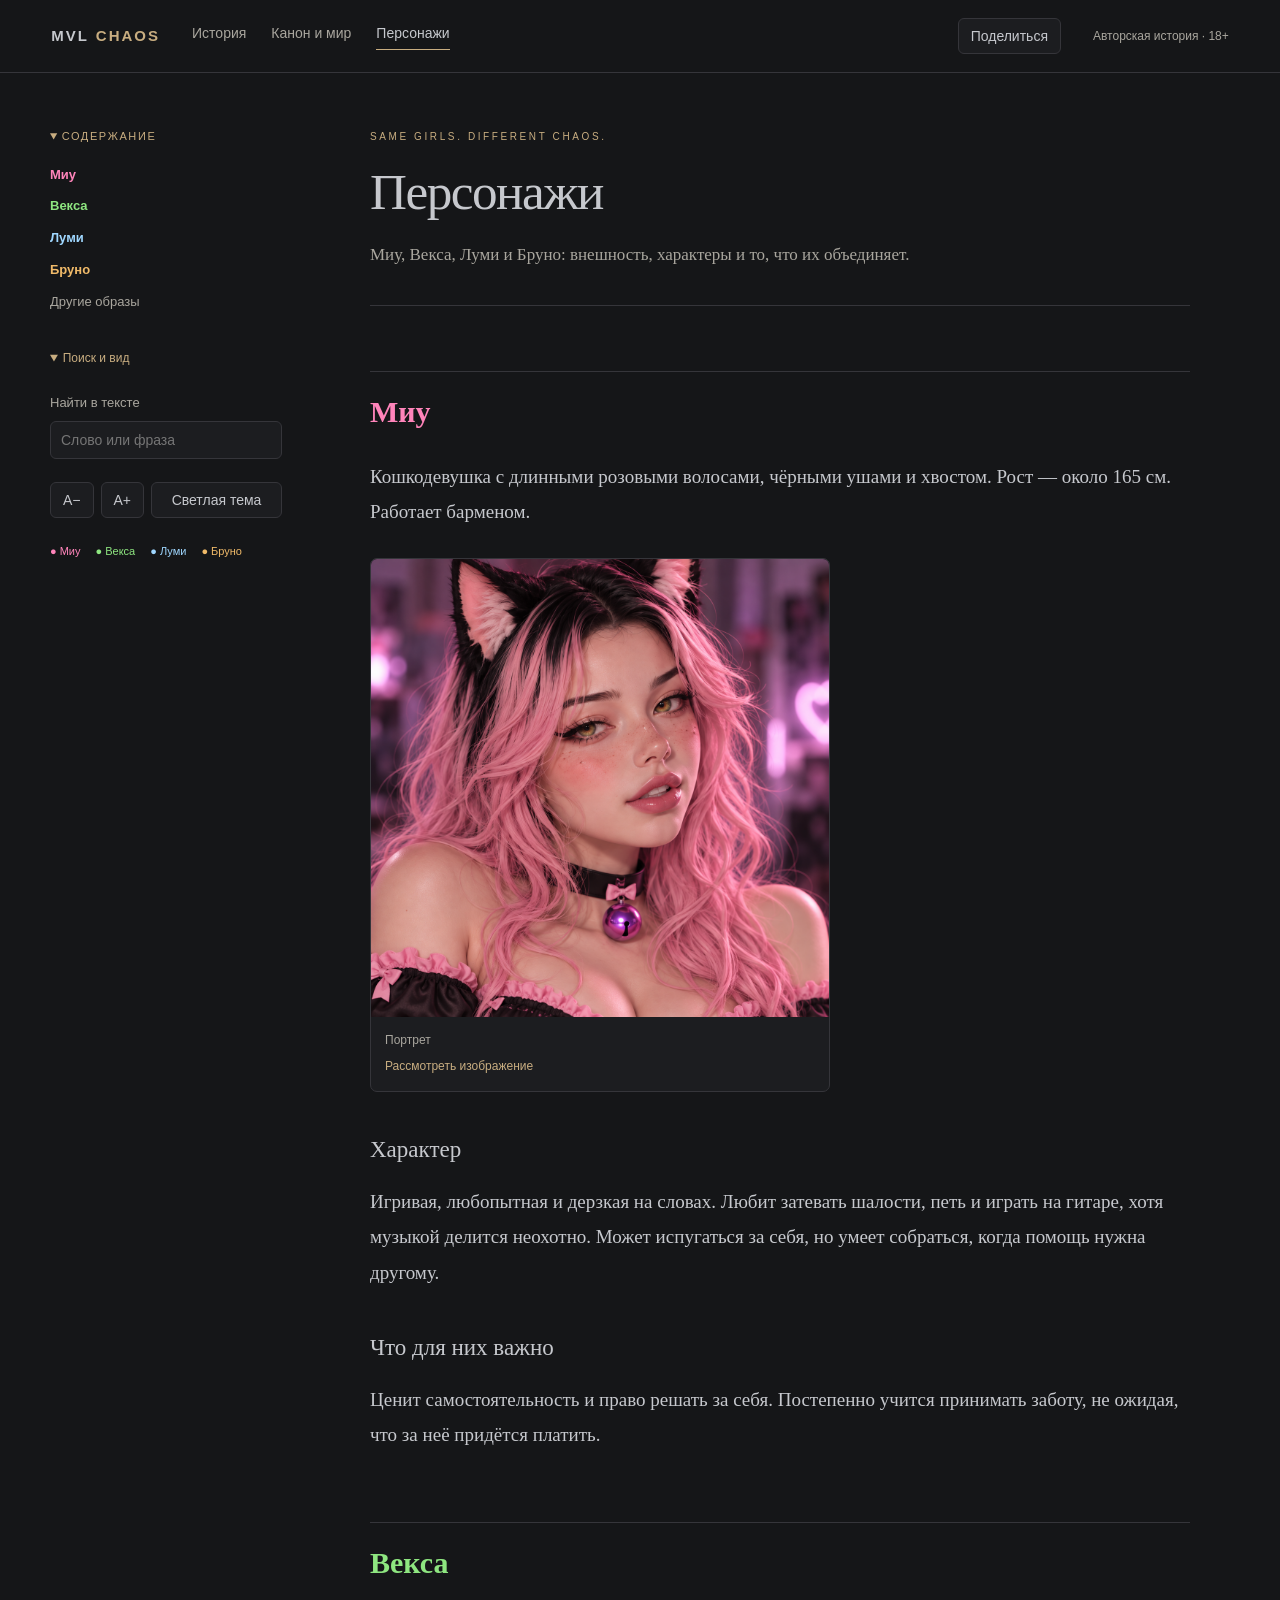
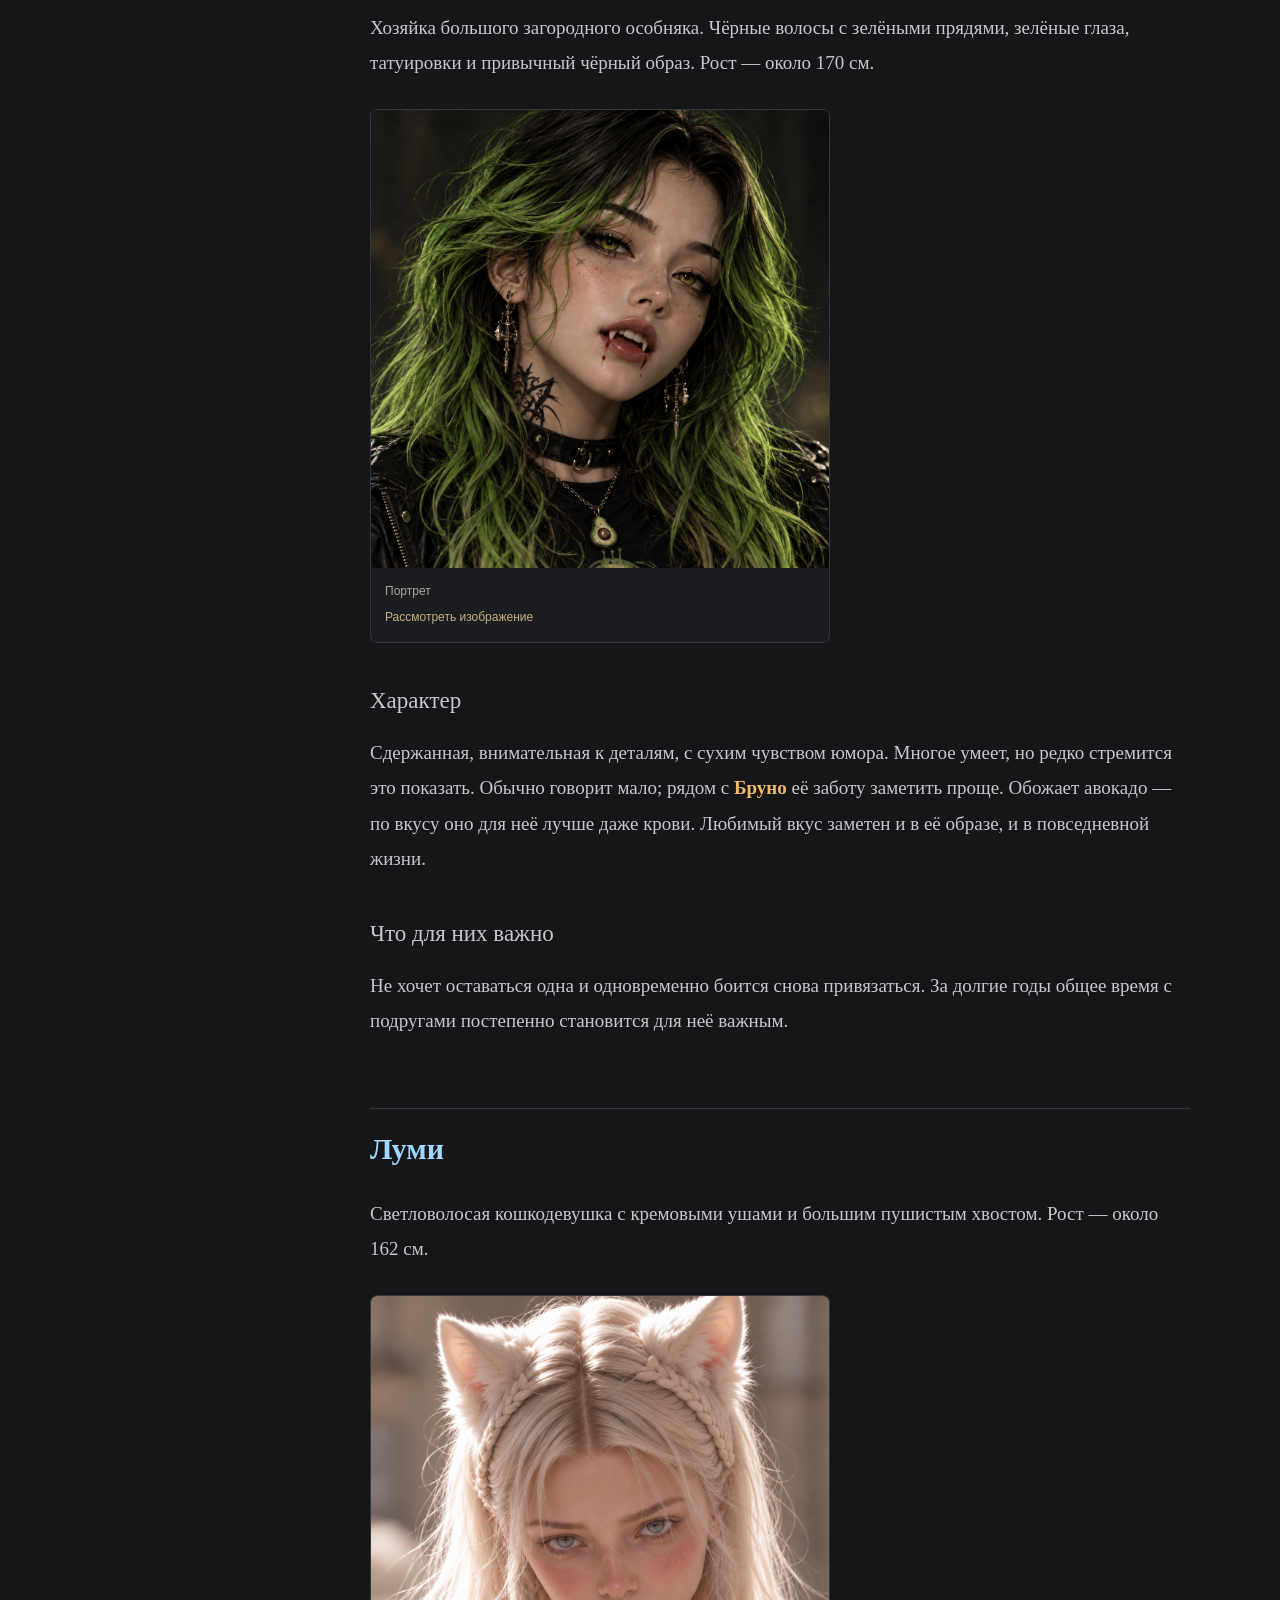
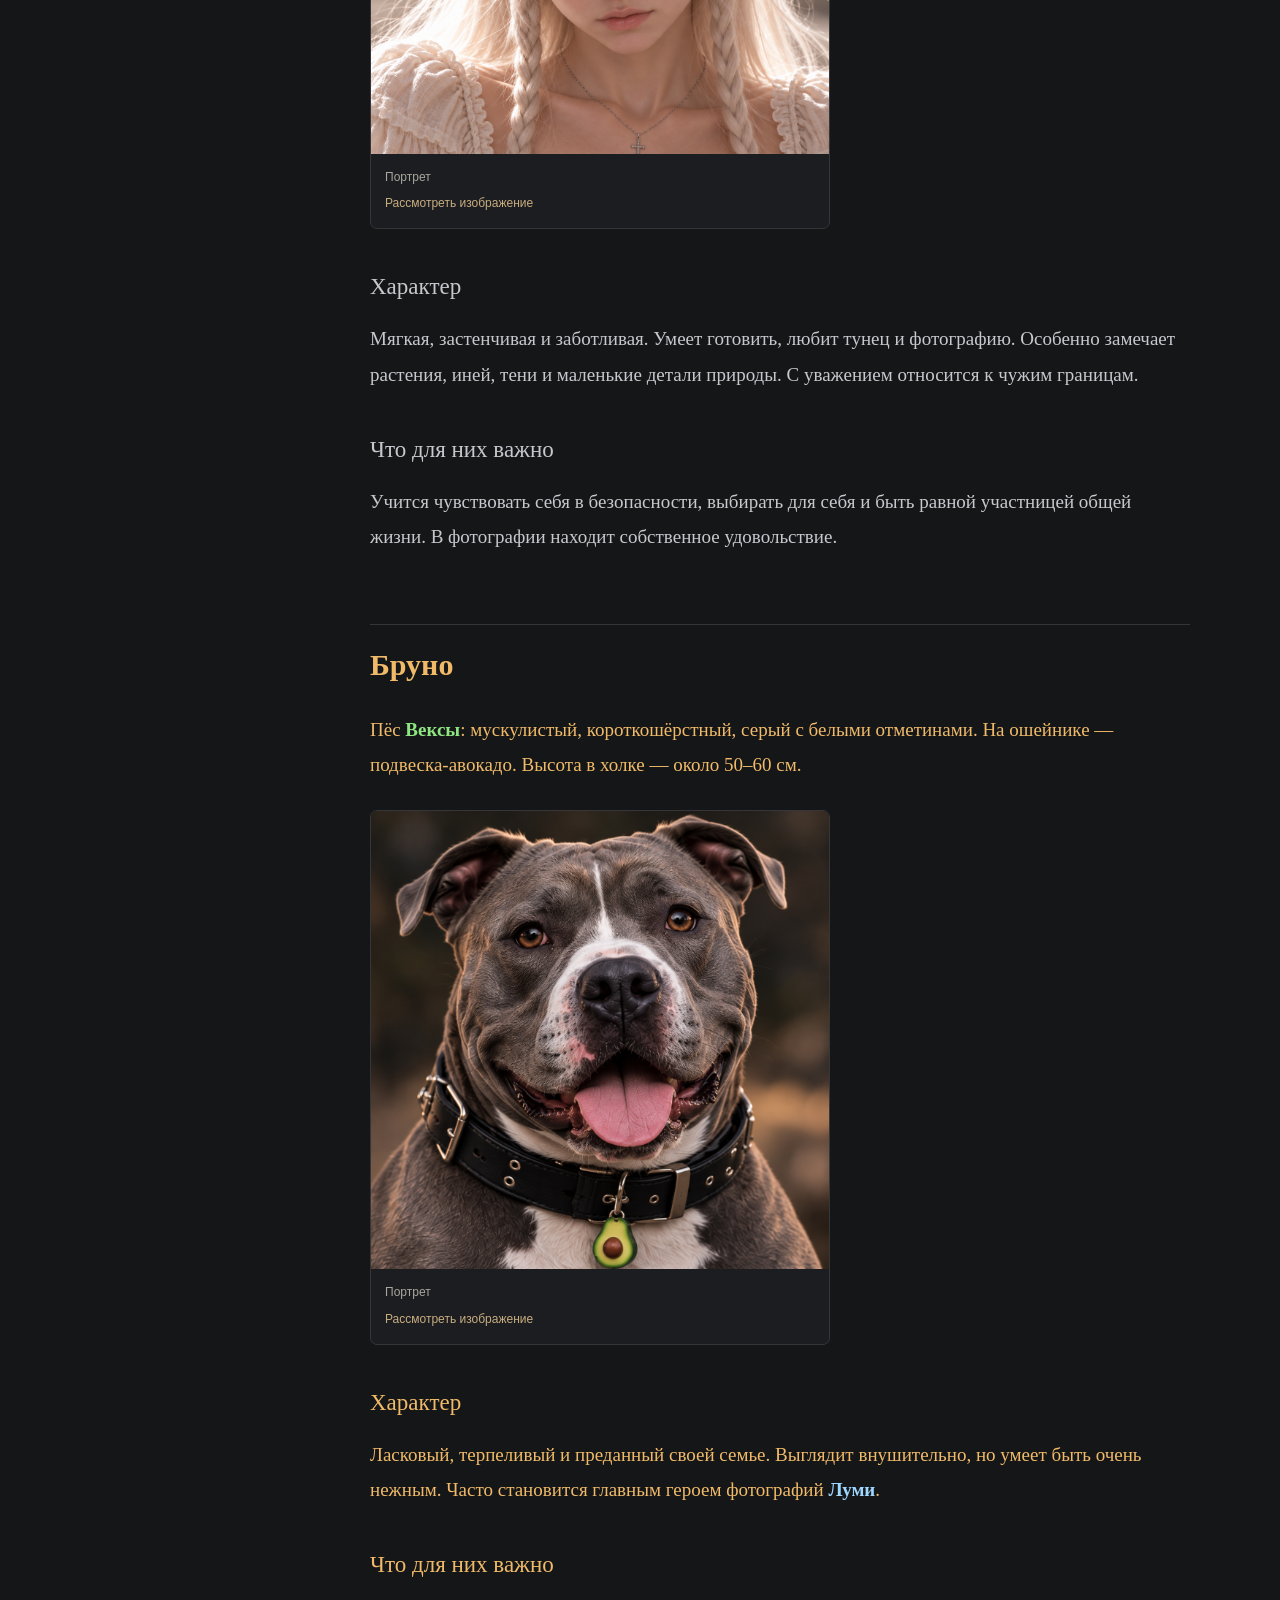
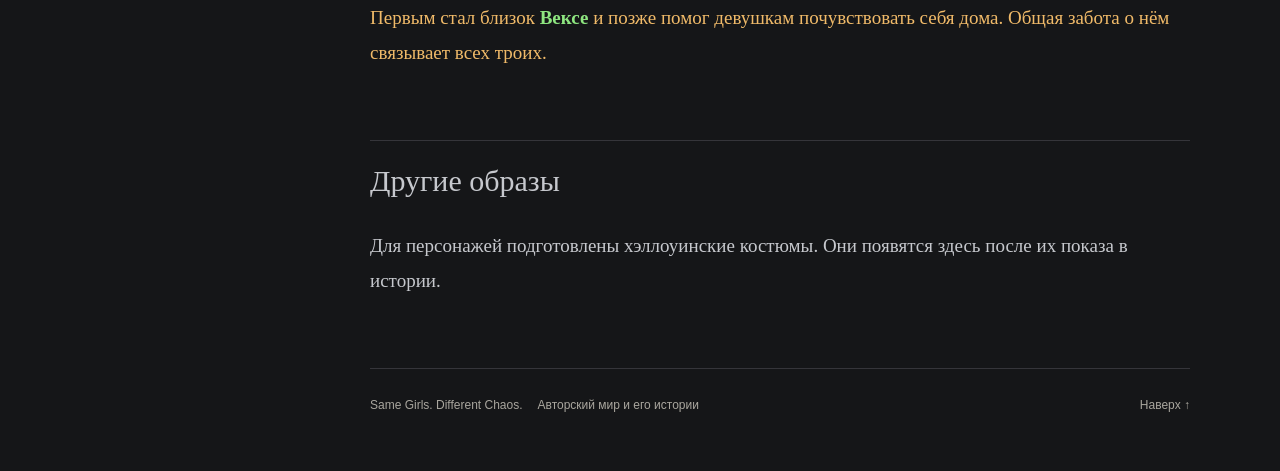
<file: public-site/references.html>
<!doctype html>
<html lang="ru"><head><meta charset="utf-8"><meta name="viewport" content="width=device-width,initial-scale=1">
<meta name="robots" content="index,follow"><meta name="color-scheme" content="dark light"><meta name="theme-color" content="#151618">
<meta name="description" content="Миу, Векса, Луми и Бруно: внешность, характеры и то, что их объединяет."><link rel="canonical" href="https://dsolovjovas.github.io/mvl-chaos-lore/references.html">
<meta property="og:type" content="website"><meta property="og:locale" content="ru_RU"><meta property="og:site_name" content="MVL CHAOS"><meta property="og:title" content="Персонажи · MVL CHAOS"><meta property="og:description" content="Миу, Векса, Луми и Бруно: внешность, характеры и то, что их объединяет."><meta property="og:url" content="https://dsolovjovas.github.io/mvl-chaos-lore/references.html"><meta property="og:image" content="https://dsolovjovas.github.io/mvl-chaos-lore/illustrations/fifty-years-dinner.jpg">
<meta name="twitter:card" content="summary_large_image"><meta name="twitter:title" content="Персонажи · MVL CHAOS"><meta name="twitter:description" content="Миу, Векса, Луми и Бруно: внешность, характеры и то, что их объединяет."><meta name="twitter:image" content="https://dsolovjovas.github.io/mvl-chaos-lore/illustrations/fifty-years-dinner.jpg">
<title>Персонажи · MVL CHAOS</title><link rel="icon" href="assets/favicon.svg" type="image/svg+xml"><link rel="stylesheet" href="assets/reader.css"><script src="assets/reader.js" defer></script></head>
<body><a class="skip" href="#reading">К тексту</a><div class="progress" aria-hidden="true"></div>
<header class="top"><a class="brand" href="index.html">MVL<span>CHAOS</span></a><nav aria-label="Разделы"><a href="index.html" >История</a><a href="canon.html" >Канон и мир</a><a href="references.html" aria-current="page">Персонажи</a></nav><button class="share-button" id="share" type="button" aria-label="Поделиться этой страницей">Поделиться</button><span class="private">Авторская история · 18+</span></header>
<div class="layout"><aside><details class="contents"><summary>Содержание</summary><div class="toc"><a href="#character-miu"><span class="character-name miu">Миу</span></a><a href="#character-vexa"><span class="character-name vexa">Векса</span></a><a href="#character-lumi"><span class="character-name lumi">Луми</span></a><a href="#character-bruno"><span class="character-name bruno">Бруно</span></a><a href="#future-looks">Другие образы</a></div></details>
<details class="reading-options"><summary>Поиск и вид</summary><div class="tools"><label for="search">Найти в тексте</label><input id="search" type="search" placeholder="Слово или фраза" autocomplete="off"><p id="search-status" role="status"></p><div id="results"></div><div class="settings"><button id="smaller" aria-label="Уменьшить текст">A−</button><button id="larger" aria-label="Увеличить текст">A+</button><button id="theme" aria-label="Сменить тему">Светлая тема</button></div></div></details>
<div class="legend"><span class="miu">● Миу</span><span class="vexa">● Векса</span><span class="lumi">● Луми</span><span class="bruno">● Бруно</span></div></aside>
<main id="reading" tabindex="-1"><header class="title"><p class="eyebrow">SAME GIRLS. DIFFERENT CHAOS.</p><h1>Персонажи</h1><p class="subtitle">Миу, Векса, Луми и Бруно: внешность, характеры и то, что их объединяет.</p></header><article><section class="character miu"><h2 id="character-miu"><span class="character-name miu">Миу</span></h2><p>Кошкодевушка с длинными розовыми волосами, чёрными ушами и хвостом. Рост — около 165 см. Работает барменом.</p><div class="reference-images"><figure><a href="references/miu/MIU_face.png" data-lightbox data-caption="Миу — Портрет"><img src="references/miu/MIU_face.png" alt="Миу — Портрет" loading="lazy"></a><figcaption>Портрет<br><a href="references/miu/MIU_face.png" data-lightbox data-caption="Миу — Портрет">Рассмотреть изображение</a></figcaption></figure></div><h3>Характер</h3><p>Игривая, любопытная и дерзкая на словах. Любит затевать шалости, петь и играть на гитаре, хотя музыкой делится неохотно. Может испугаться за себя, но умеет собраться, когда помощь нужна другому.</p><h3>Что для них важно</h3><p>Ценит самостоятельность и право решать за себя. Постепенно учится принимать заботу, не ожидая, что за неё придётся платить.</p></section><section class="character vexa"><h2 id="character-vexa"><span class="character-name vexa">Векса</span></h2><p>Хозяйка большого загородного особняка. Чёрные волосы с зелёными прядями, зелёные глаза, татуировки и привычный чёрный образ. Рост — около 170 см.</p><div class="reference-images"><figure><a href="references/vexa/VEXA_face.png" data-lightbox data-caption="Векса — Портрет"><img src="references/vexa/VEXA_face.png" alt="Векса — Портрет" loading="lazy"></a><figcaption>Портрет<br><a href="references/vexa/VEXA_face.png" data-lightbox data-caption="Векса — Портрет">Рассмотреть изображение</a></figcaption></figure></div><h3>Характер</h3><p>Сдержанная, внимательная к деталям, с сухим чувством юмора. Многое умеет, но редко стремится это показать. Обычно говорит мало; рядом с <span class="character-name bruno">Бруно</span> её заботу заметить проще. Обожает авокадо — по вкусу оно для неё лучше даже крови. Любимый вкус заметен и в её образе, и в повседневной жизни.</p><h3>Что для них важно</h3><p>Не хочет оставаться одна и одновременно боится снова привязаться. За долгие годы общее время с подругами постепенно становится для неё важным.</p></section><section class="character lumi"><h2 id="character-lumi"><span class="character-name lumi">Луми</span></h2><p>Светловолосая кошкодевушка с кремовыми ушами и большим пушистым хвостом. Рост — около 162 см.</p><div class="reference-images"><figure><a href="references/lumi/LUMI_face.png" data-lightbox data-caption="Луми — Портрет"><img src="references/lumi/LUMI_face.png" alt="Луми — Портрет" loading="lazy"></a><figcaption>Портрет<br><a href="references/lumi/LUMI_face.png" data-lightbox data-caption="Луми — Портрет">Рассмотреть изображение</a></figcaption></figure></div><h3>Характер</h3><p>Мягкая, застенчивая и заботливая. Умеет готовить, любит тунец и фотографию. Особенно замечает растения, иней, тени и маленькие детали природы. С уважением относится к чужим границам.</p><h3>Что для них важно</h3><p>Учится чувствовать себя в безопасности, выбирать для себя и быть равной участницей общей жизни. В фотографии находит собственное удовольствие.</p></section><section class="character bruno"><h2 id="character-bruno"><span class="character-name bruno">Бруно</span></h2><p>Пёс <span class="character-name vexa">Вексы</span>: мускулистый, короткошёрстный, серый с белыми отметинами. На ошейнике — подвеска-авокадо. Высота в холке — около 50–60 см.</p><div class="reference-images"><figure><a href="references/bruno/BRUNO_face.png" data-lightbox data-caption="Бруно — Портрет"><img src="references/bruno/BRUNO_face.png" alt="Бруно — Портрет" loading="lazy"></a><figcaption>Портрет<br><a href="references/bruno/BRUNO_face.png" data-lightbox data-caption="Бруно — Портрет">Рассмотреть изображение</a></figcaption></figure></div><h3>Характер</h3><p>Ласковый, терпеливый и преданный своей семье. Выглядит внушительно, но умеет быть очень нежным. Часто становится главным героем фотографий <span class="character-name lumi">Луми</span>.</p><h3>Что для них важно</h3><p>Первым стал близок <span class="character-name vexa">Вексе</span> и позже помог девушкам почувствовать себя дома. Общая забота о нём связывает всех троих.</p></section><h2 id="future-looks">Другие образы</h2><p>Для персонажей подготовлены хэллоуинские костюмы. Они появятся здесь после их показа в истории.</p></article><footer>Same Girls. Different Chaos. <span>Авторский мир и его истории</span><a href="#reading">Наверх ↑</a></footer></main></div><dialog class="image-viewer" id="image-viewer" aria-label="Просмотр изображения"><button class="viewer-close" type="button" aria-label="Закрыть изображение">×</button><img id="viewer-image" alt=""><p id="viewer-caption"></p></dialog></body></html>
</file>
<file: public-site/assets/reader.css>
:root{color-scheme:dark;--bg:#151618;--panel:#1c1d20;--text:#c6c8cd;--muted:#a9a69e;--line:#35353a;--miu:#ff84ba;--vexa:#8ee680;--lumi:#9fd7ff;--gold:#c8ad80;--size:19px}
*{box-sizing:border-box}html{scroll-behavior:smooth;scroll-padding-top:100px}body{margin:0;background:var(--bg);color:var(--text);font-family:Georgia,'Times New Roman',serif;line-height:1.85}a{color:inherit;text-decoration:none}a:hover{text-decoration:underline;text-underline-offset:5px}button,input,summary,.eyebrow,.top,.toc,.speaker,.tools,.legend,footer{font-family:Segoe UI,Arial,sans-serif}button,input{font-size:14px}button{cursor:pointer;background:var(--panel);border:1px solid var(--line);color:var(--text);padding:9px 12px;border-radius:6px}button:hover{border-color:var(--gold)}button:focus-visible,a:focus-visible,input:focus-visible,summary:focus-visible{outline:2px solid var(--gold);outline-offset:4px}.skip{position:fixed;top:-90px;left:20px;z-index:10;padding:10px;background:var(--panel)}.skip:focus{top:12px}.progress{position:fixed;top:0;left:0;height:2px;background:var(--gold);width:0;z-index:8}.top{position:sticky;top:0;z-index:5;display:flex;align-items:center;gap:32px;padding:18px 4vw;background:var(--bg);border-bottom:1px solid var(--line);font-size:14px;line-height:1.5}.brand{font-weight:750;letter-spacing:2px;font-size:15px;white-space:nowrap}.brand span{color:var(--gold);margin-left:7px}.top nav{display:flex;gap:25px}.top nav a{color:var(--muted)}.top nav a[aria-current]{color:var(--text);border-bottom:1px solid var(--gold);padding-bottom:5px}.private{margin-left:auto;color:var(--muted);font-size:12px}.layout{max-width:1420px;margin:auto;display:grid;grid-template-columns:250px minmax(0,820px);gap:70px;padding:55px 50px}aside{position:sticky;top:110px;align-self:start;max-height:calc(100vh - 140px);overflow:auto;padding-right:18px;font-size:13px;line-height:1.6;scrollbar-width:thin}.contents summary{color:var(--gold);text-transform:uppercase;letter-spacing:1.6px;font-size:11px;cursor:pointer;margin-bottom:19px}.toc{display:flex;flex-direction:column;gap:11px}.toc a{color:var(--muted)}.toc a:hover{color:var(--text)}.tools{margin-top:35px;border-top:1px solid var(--line);padding-top:22px}.tools label{display:block;color:var(--muted);margin-bottom:8px}input{width:100%;background:var(--panel);color:var(--text);border:1px solid var(--line);border-radius:6px;padding:10px}#search-status{font-size:12px;color:var(--muted);margin:5px 0}#results{max-height:210px;overflow:auto}#results a{display:block;font-size:12px;padding:7px 0;border-bottom:1px solid var(--line);line-height:1.5}.settings{display:flex;flex-wrap:wrap;gap:7px;margin-top:18px}.settings #theme{flex:1;white-space:nowrap}.legend{display:flex;gap:15px;flex-wrap:wrap;font-size:11px;margin-top:25px}main{min-width:0}.title{padding-bottom:35px;margin-bottom:32px;border-bottom:1px solid var(--line)}.eyebrow{font-size:10px;letter-spacing:2.6px;color:var(--gold);margin:0 0 16px}h1{font-size:clamp(35px,4vw,58px);line-height:1.15;font-weight:400;letter-spacing:-1.5px;max-width:650px;margin:0 0 20px}.subtitle{max-width:590px;color:var(--muted);font-size:17px;line-height:1.7;margin:0}article{font-size:var(--size)}article p{margin:0 0 1.35em}article h2{font-weight:400;font-size:30px;line-height:1.3;margin:65px 0 28px;padding-top:20px;border-top:1px solid var(--line)}article h3{font-size:23px;font-weight:400;margin:42px 0 18px;line-height:1.4}article h4{font-size:19px;margin:30px 0 15px}article ul{padding-left:24px;margin-bottom:28px}article li{padding-left:6px;margin-bottom:12px}strong{font-weight:700;color:var(--text)}.dialogue{position:relative;border-left:2px solid currentColor;padding:8px 0 9px 22px;margin:22px 0 26px!important}.dialogue .speaker{display:block;font-size:10px;font-weight:650;letter-spacing:1.8px;text-transform:uppercase;margin-bottom:4px;line-height:1.5}.miu{color:var(--miu)}.vexa{color:var(--vexa)}.lumi{color:var(--lumi)}.girls{color:var(--text)}.content-note{background:var(--panel);border:1px solid var(--line);border-radius:8px;padding:13px 18px;margin-bottom:36px;font-size:14px;color:var(--muted)}.content-note summary{cursor:pointer}.content-note p{margin:15px 0 0}.fact,.meaning,.open{padding:18px 22px;background:var(--panel);border-radius:6px}.fact{border-left:2px solid var(--vexa)}.meaning{border-left:2px solid var(--gold)}.open{border-left:2px solid var(--miu)}footer{border-top:1px solid var(--line);padding-top:25px;margin-top:70px;font-size:12px;color:var(--muted);display:flex;gap:15px;flex-wrap:wrap}footer a{margin-left:auto}.reference-grid{display:grid;grid-template-columns:1fr 1fr;gap:22px}.reference-card{border:1px solid var(--line);border-top:2px solid currentColor;background:var(--panel);padding:28px;border-radius:6px}.reference-card h2{border:0;padding:0;margin:0 0 20px;color:inherit}.reference-card p:not(.eyebrow){color:var(--text);font-size:17px}.reference-card .muted{color:var(--muted)!important;font-size:14px!important}.light{color-scheme:light;--bg:#f5f0e6;--panel:#ece5d8;--text:#302d29;--muted:#686156;--line:#d4cbbb;--miu:#9c215a;--vexa:#28671d;--lumi:#185a93;--gold:#7c5b30}
@media(max-width:1000px){.layout{grid-template-columns:205px minmax(0,1fr);gap:35px;padding:38px 28px}.top{gap:25px}.private{display:none}}
@media(max-width:720px){.top{position:relative;flex-wrap:wrap;gap:13px;padding:18px 22px}.top nav{width:100%;gap:23px;font-size:13px}.layout{display:block;padding:25px 22px}aside{position:relative;top:auto;max-height:none;padding:0;margin-bottom:35px}.toc{display:grid;grid-template-columns:1fr 1fr;gap:8px 16px;max-height:190px;overflow:auto}.tools{margin-top:20px;padding-top:17px}.tools input{max-width:100%}.settings{margin-top:12px;justify-content:flex-start}.settings #theme{flex:0 1 auto}.legend{margin-top:15px}.title{margin-top:15px}h1{font-size:40px}.reference-grid{grid-template-columns:1fr}article h2{font-size:27px;margin-top:45px}footer a{margin-left:0}}
@media(prefers-reduced-motion:reduce){html{scroll-behavior:auto}}
@media print{.top,aside,.progress,.skip,footer{display:none!important}.layout{display:block;padding:0;max-width:none}body{background:white;color:#222}.title{margin-top:0}article{font-size:12pt}.dialogue{break-inside:avoid}.miu{color:#8d2455}.vexa{color:#2f602d}.lumi{color:#695123}.fact,.meaning,.open{background:none;color:#222}strong{color:#222}h1,h2,h3{break-after:avoid}}

/* Distinct dialogue colours remain visible beside neutral narration. */
.character{color:var(--text);margin-bottom:70px}.character.miu>h2{color:var(--miu)}.character.vexa>h2{color:var(--vexa)}.character.lumi>h2{color:var(--lumi)}.reference-images{display:grid;grid-template-columns:1fr 1fr;gap:20px;margin:28px 0}.reference-images figure{margin:0;border:1px solid var(--line);background:var(--panel);border-radius:7px;overflow:hidden}.reference-images img{display:block;width:100%;height:320px;object-fit:contain;background:#111315}.reference-images figcaption{padding:14px;font:12px/1.65 Segoe UI,Arial,sans-serif;color:var(--muted)}.reference-images figcaption a{display:inline-block;margin-top:7px;color:var(--gold)}.costume-note{background:var(--panel);border:1px dashed var(--line);border-radius:7px;padding:18px 22px;margin:25px 0}.costume-note p{font-size:16px;margin:8px 0 0;color:var(--muted)}.profile-description{color:var(--muted)}
@media(max-width:540px){.reference-images{grid-template-columns:1fr}.reference-images img{height:310px}}
.dialogue{border-left-width:3px;padding:14px 18px 15px 22px;border-radius:0 7px 7px 0}
.dialogue.miu{background:color-mix(in srgb,var(--miu) 7%,transparent)}
.dialogue.vexa{background:color-mix(in srgb,var(--vexa) 7%,transparent)}
.dialogue.lumi{background:color-mix(in srgb,var(--lumi) 8%,transparent)}
.dialogue .speaker{font-size:11px;letter-spacing:1.6px}
@media print{.dialogue{background:none!important}.dialogue.lumi{color:#185a93}}

/* Character identities and clearly separated canon notes. */
:root{--bruno:#f0ba69}.light{--bruno:#86500b}
.bruno{color:var(--bruno)}.character-name{font-weight:650}.character.bruno>h2{color:var(--bruno)}
.fact{border:1px solid color-mix(in srgb,var(--vexa) 35%,var(--line));border-left:4px solid var(--vexa);background:color-mix(in srgb,var(--vexa) 6%,var(--panel))}
.fact>strong:first-child{color:var(--vexa)}.meaning{border-left:4px solid var(--gold)}.meaning>strong:first-child{color:var(--gold)}.open{border-left:4px dashed var(--miu)}.open>strong:first-child{color:var(--miu)}
article strong{font-weight:750}article li strong{color:var(--gold)}
@media print{.character-name.bruno{color:#86500b}.fact{background:none}.character-name.lumi{color:#185a93}}

/* Canon status stays distinct from character identity colours. */
.fact{border:1px solid var(--line);border-left:4px solid var(--muted);background:var(--panel)}
.fact>strong:first-child{color:var(--text)}

/* Reading controls stay compact on phones and work without JavaScript. */
.reading-options{margin-top:24px}.reading-options>summary{font:12px/1.5 Segoe UI,Arial,sans-serif;color:var(--gold);cursor:pointer;min-height:44px;display:list-item;padding:12px 0}
.reading-options .tools{margin-top:0;padding-top:12px;border-top:0}
article{overflow-wrap:anywhere}article p{hyphens:auto}
@media(max-width:720px){
 html{scroll-padding-top:20px}
 .top{padding:12px 18px;gap:4px}.top nav{gap:12px;justify-content:space-between}.top nav a{display:flex;align-items:center;min-height:44px;padding:4px 2px}.top nav a[aria-current]{padding-bottom:4px}
 .layout{padding:18px}.title{padding-bottom:24px;margin-bottom:24px}.title h1{font-size:clamp(32px,9vw,40px)}.eyebrow{letter-spacing:1.8px}
 aside{display:grid;grid-template-columns:1fr 1fr;gap:10px;margin-bottom:26px;overflow:visible}
 .contents,.reading-options{margin:0;min-width:0;border:1px solid var(--line);border-radius:7px;background:var(--panel);padding:0 12px}
 .contents[open],.reading-options[open]{grid-column:1/-1}
 .contents>summary,.reading-options>summary{min-height:46px;margin:0;padding:13px 0;font-size:12px;line-height:20px;letter-spacing:.4px;text-transform:none}
 .toc{display:flex;gap:0;max-height:45vh;padding-bottom:10px}.toc a{display:flex;align-items:center;min-height:44px;padding:9px 0;border-top:1px solid var(--line);font-size:14px}
 .reading-options .tools{padding-bottom:14px}input{font-size:16px;min-height:46px}
 button{min-width:46px;min-height:46px;font-size:15px}.settings{gap:10px}.settings #theme{flex:1}
 #results a{min-height:44px;font-size:14px;padding:10px 0}
 .legend{grid-column:1/-1;margin-top:3px;gap:12px;font-size:12px}
 article h2{font-size:26px;margin-top:38px;padding-top:18px}article h3{font-size:22px}
 .fact,.meaning,.open{padding:15px 16px}.dialogue{padding:13px 15px;border-left-width:3px}
 .reference-images{gap:18px}.reference-images img{height:auto;max-height:70vh;object-fit:contain}.reference-images figcaption a{min-height:44px;display:inline-flex;align-items:center}
 footer a{min-height:44px;display:inline-flex;align-items:center}
}
@media print{.reading-options{display:none}}

.costume-gallery{margin-top:12px}.costume-gallery>summary{min-height:46px;padding:10px 0;font:14px/1.8 Segoe UI,Arial,sans-serif;cursor:pointer;color:var(--gold)}
.reader-note{font:14px/1.7 Segoe UI,Arial,sans-serif;color:var(--muted);border-left:3px solid var(--line);padding:12px 16px;background:var(--panel)}

.story-illustration{margin:34px 0 42px;border:1px solid var(--line);border-radius:8px;overflow:hidden;background:var(--panel)}
.story-illustration img{display:block;width:100%;height:auto;max-height:76vh;object-fit:contain;background:#101113}
.story-illustration figcaption{padding:12px 16px;font:13px/1.6 Segoe UI,Arial,sans-serif;color:var(--muted)}
@media(max-width:720px){.story-illustration{margin:26px -6px 34px}.story-illustration img{max-height:none}.story-illustration figcaption{padding:11px 13px;font-size:12px}}
@media print{.story-illustration{break-inside:avoid}.story-illustration img{max-height:19cm}}

/* Public story entrance and sharing. */
.share-button{margin-left:auto;white-space:nowrap}.top .private{margin-left:0}.story-hero{display:grid;grid-template-columns:minmax(0,1.05fr) minmax(280px,.95fr);gap:42px;align-items:center;margin-bottom:28px;padding-bottom:42px;border-bottom:1px solid var(--line)}
.hero-copy h1{font-size:clamp(42px,5.2vw,72px);max-width:720px}.hero-lead{font-size:20px;line-height:1.55;color:var(--text);max-width:650px}.hero-intro{color:var(--muted);font-size:16px;line-height:1.75;max-width:640px}.age-mark{display:inline-block;margin:0 0 18px;padding:5px 10px;border:1px solid color-mix(in srgb,var(--miu) 55%,var(--line));border-radius:999px;color:var(--miu);font:700 11px/1.5 Segoe UI,Arial,sans-serif;letter-spacing:.9px;text-transform:uppercase}.hero-actions{display:flex;flex-wrap:wrap;gap:12px;margin-top:28px}.hero-actions a{display:inline-flex;align-items:center;justify-content:center;min-height:48px;padding:10px 18px;border-radius:7px;font:650 14px/1.4 Segoe UI,Arial,sans-serif}.primary-action{background:var(--gold);color:#171513}.secondary-action{border:1px solid var(--line);background:var(--panel)}.hero-cover{margin:0;border:1px solid var(--line);border-radius:10px;overflow:hidden;background:var(--panel);box-shadow:0 24px 70px #0007}.hero-cover img{display:block;width:100%;aspect-ratio:4/5;object-fit:cover;object-position:center}.hero-cover figcaption{padding:10px 14px;color:var(--muted);font:11px/1.6 Segoe UI,Arial,sans-serif;letter-spacing:1px;text-transform:uppercase}.audience-warning{display:flex;gap:16px;align-items:flex-start;margin:0 0 36px;padding:18px 20px;border:1px solid var(--line);border-left:4px solid var(--miu);border-radius:7px;background:var(--panel);color:var(--muted);font:14px/1.7 Segoe UI,Arial,sans-serif}.audience-warning strong{color:var(--miu);font-size:18px}.about-project{margin:75px 0 10px;padding:34px;border:1px solid var(--line);border-radius:9px;background:linear-gradient(135deg,color-mix(in srgb,var(--vexa) 7%,var(--panel)),color-mix(in srgb,var(--miu) 7%,var(--panel)))}.about-project h2{margin:0 0 18px;padding:0;border:0}.about-project p{max-width:680px}.about-project a{color:var(--gold);font:650 14px/1.5 Segoe UI,Arial,sans-serif}.reference-images:has(figure:only-child){grid-template-columns:minmax(240px,460px)}.reference-images:has(figure:only-child) img{height:auto;max-height:520px;object-fit:cover;object-position:top}
@media(max-width:900px){.story-hero{grid-template-columns:1fr}.hero-cover{max-width:620px}.hero-cover img{aspect-ratio:16/10}.share-button{order:4;margin-left:auto}}
@media(max-width:720px){.story-hero{gap:26px;padding-bottom:30px}.hero-copy h1{font-size:clamp(38px,12vw,54px)}.hero-lead{font-size:18px}.hero-cover img{aspect-ratio:4/3}.hero-actions{display:grid}.hero-actions a{width:100%}.audience-warning{margin-bottom:28px;padding:16px}.about-project{margin-top:55px;padding:24px 20px}.share-button{min-height:40px;min-width:0;padding:7px 10px;font-size:12px}.reference-images:has(figure:only-child) img{max-height:none}}

/* Images open inside the reader and always have an obvious way back. */
.image-viewer{width:min(94vw,1400px);max-width:none;height:min(94vh,1000px);max-height:none;margin:auto;padding:48px 20px 18px;border:1px solid var(--line);border-radius:10px;background:#101113;color:var(--text);overflow:hidden}
.image-viewer::backdrop{background:#000d;backdrop-filter:blur(4px)}
.image-viewer img{display:block;width:100%;height:calc(100% - 36px);object-fit:contain}
.image-viewer p{height:36px;margin:0;padding-top:8px;overflow:hidden;text-overflow:ellipsis;white-space:nowrap;color:var(--muted);font:13px/1.6 Segoe UI,Arial,sans-serif;text-align:center}
.viewer-close{position:absolute;z-index:2;top:8px;right:10px;width:42px;height:42px;min-width:42px;padding:0;border-radius:999px;background:#202226;color:#fff;font-size:28px;line-height:1}
body:has(.image-viewer[open]){overflow:hidden}
@media(max-width:720px){.image-viewer{width:100vw;height:100dvh;padding:54px 8px 10px;border:0;border-radius:0}.image-viewer img{height:calc(100% - 44px)}.image-viewer p{height:44px;padding:8px 8px 0;white-space:normal;font-size:12px}.viewer-close{top:8px;right:8px}}
</file>
